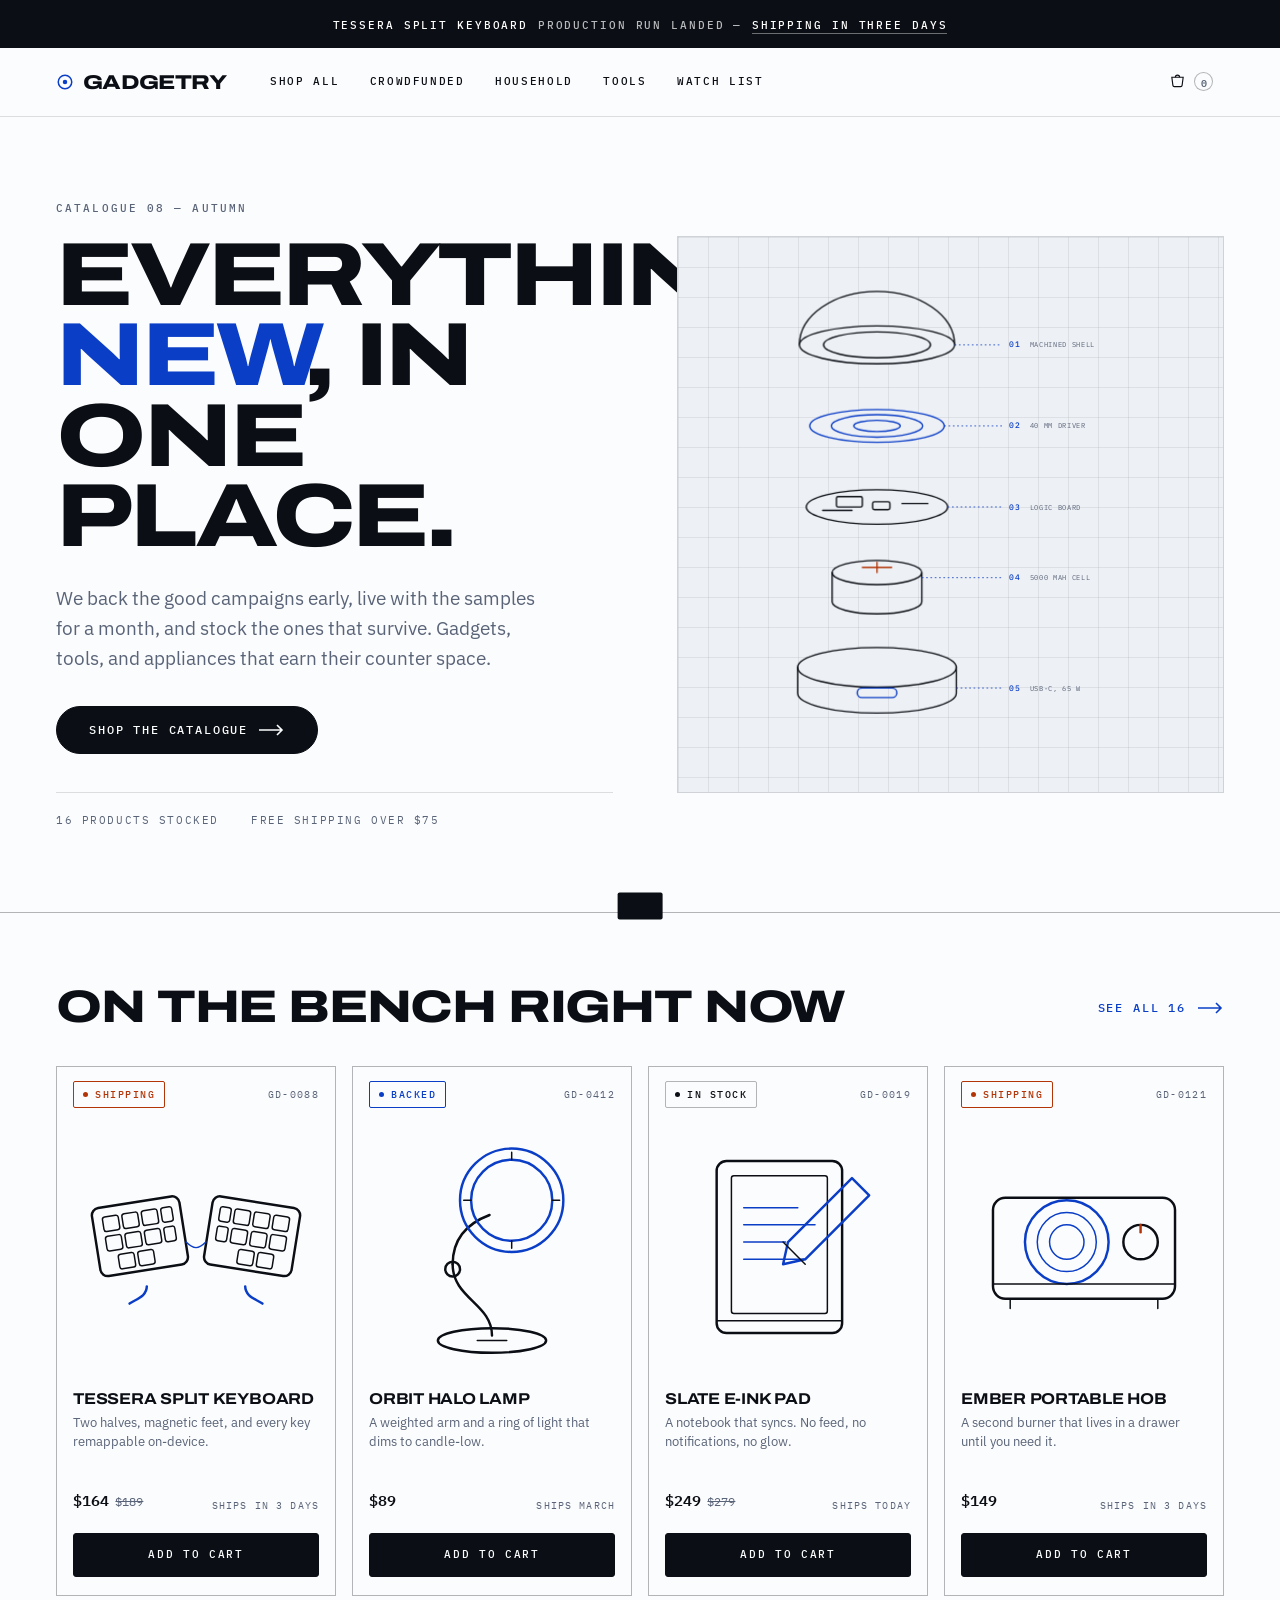
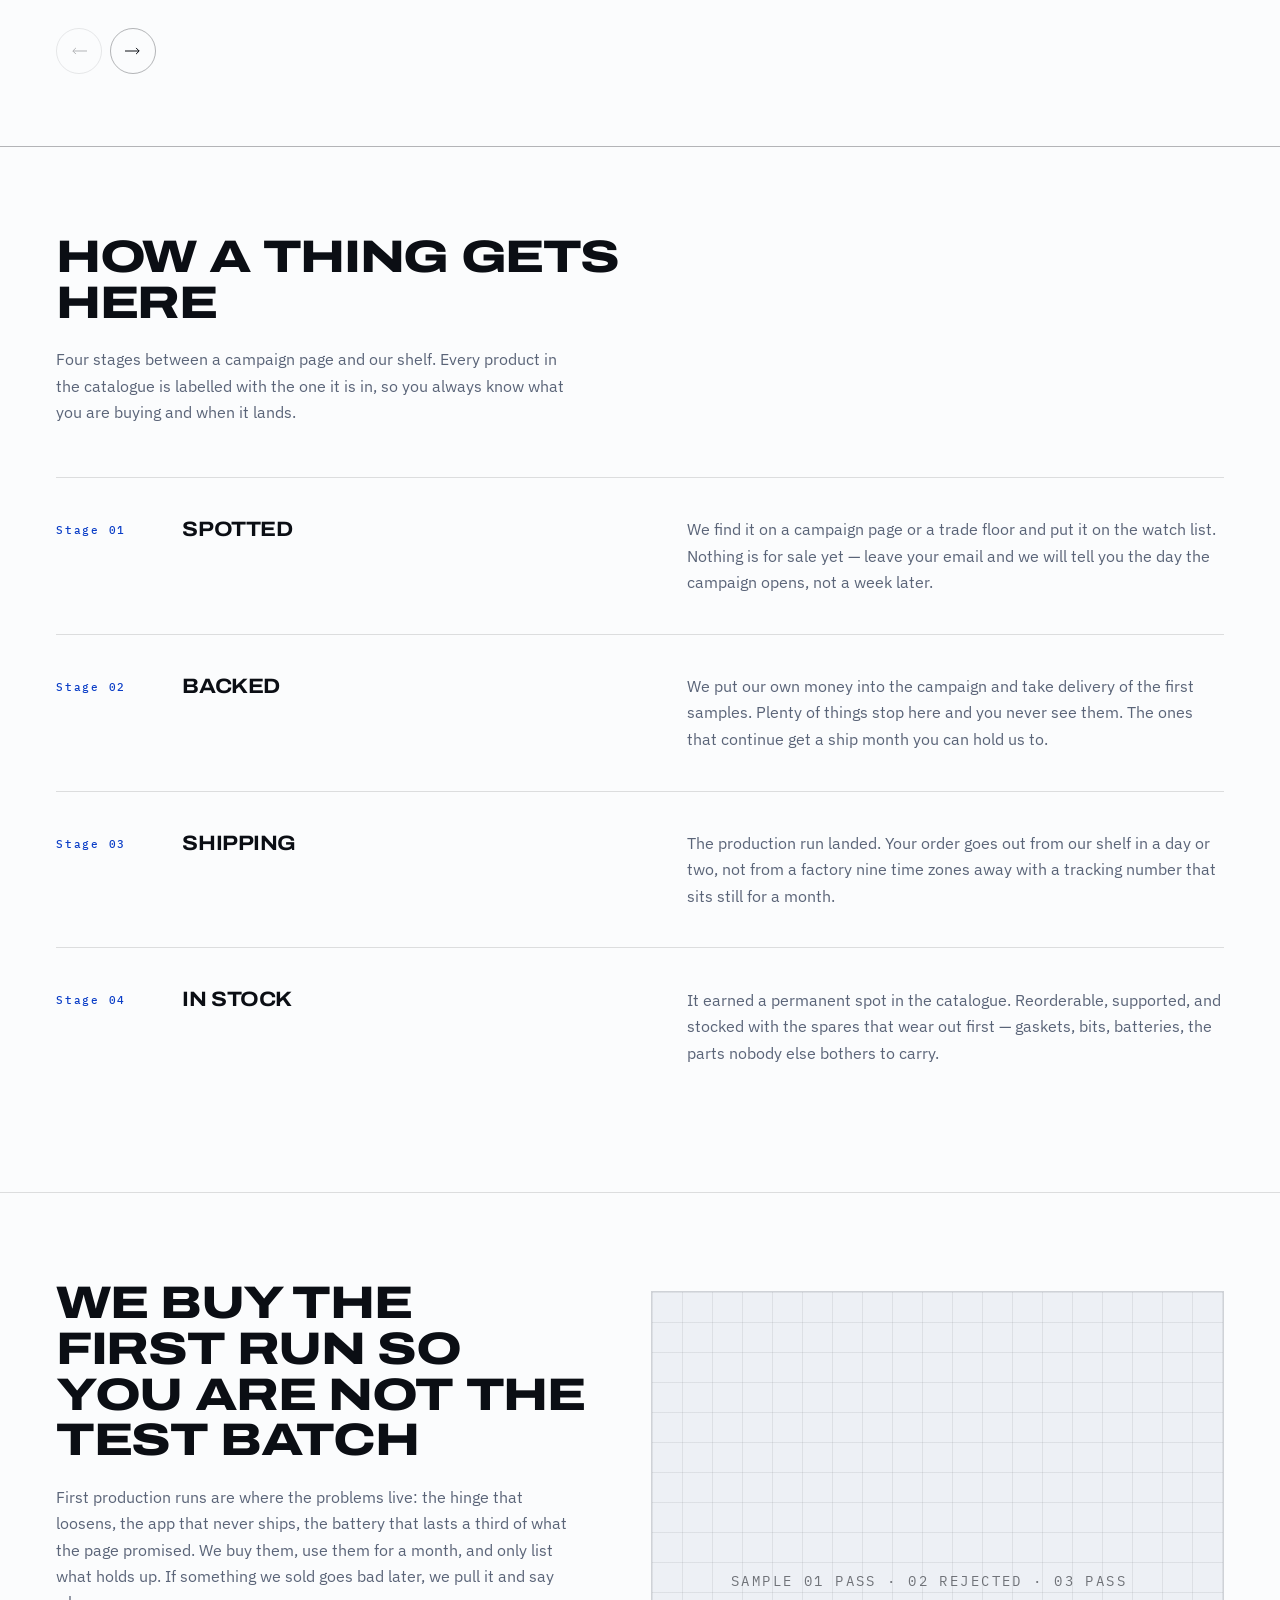
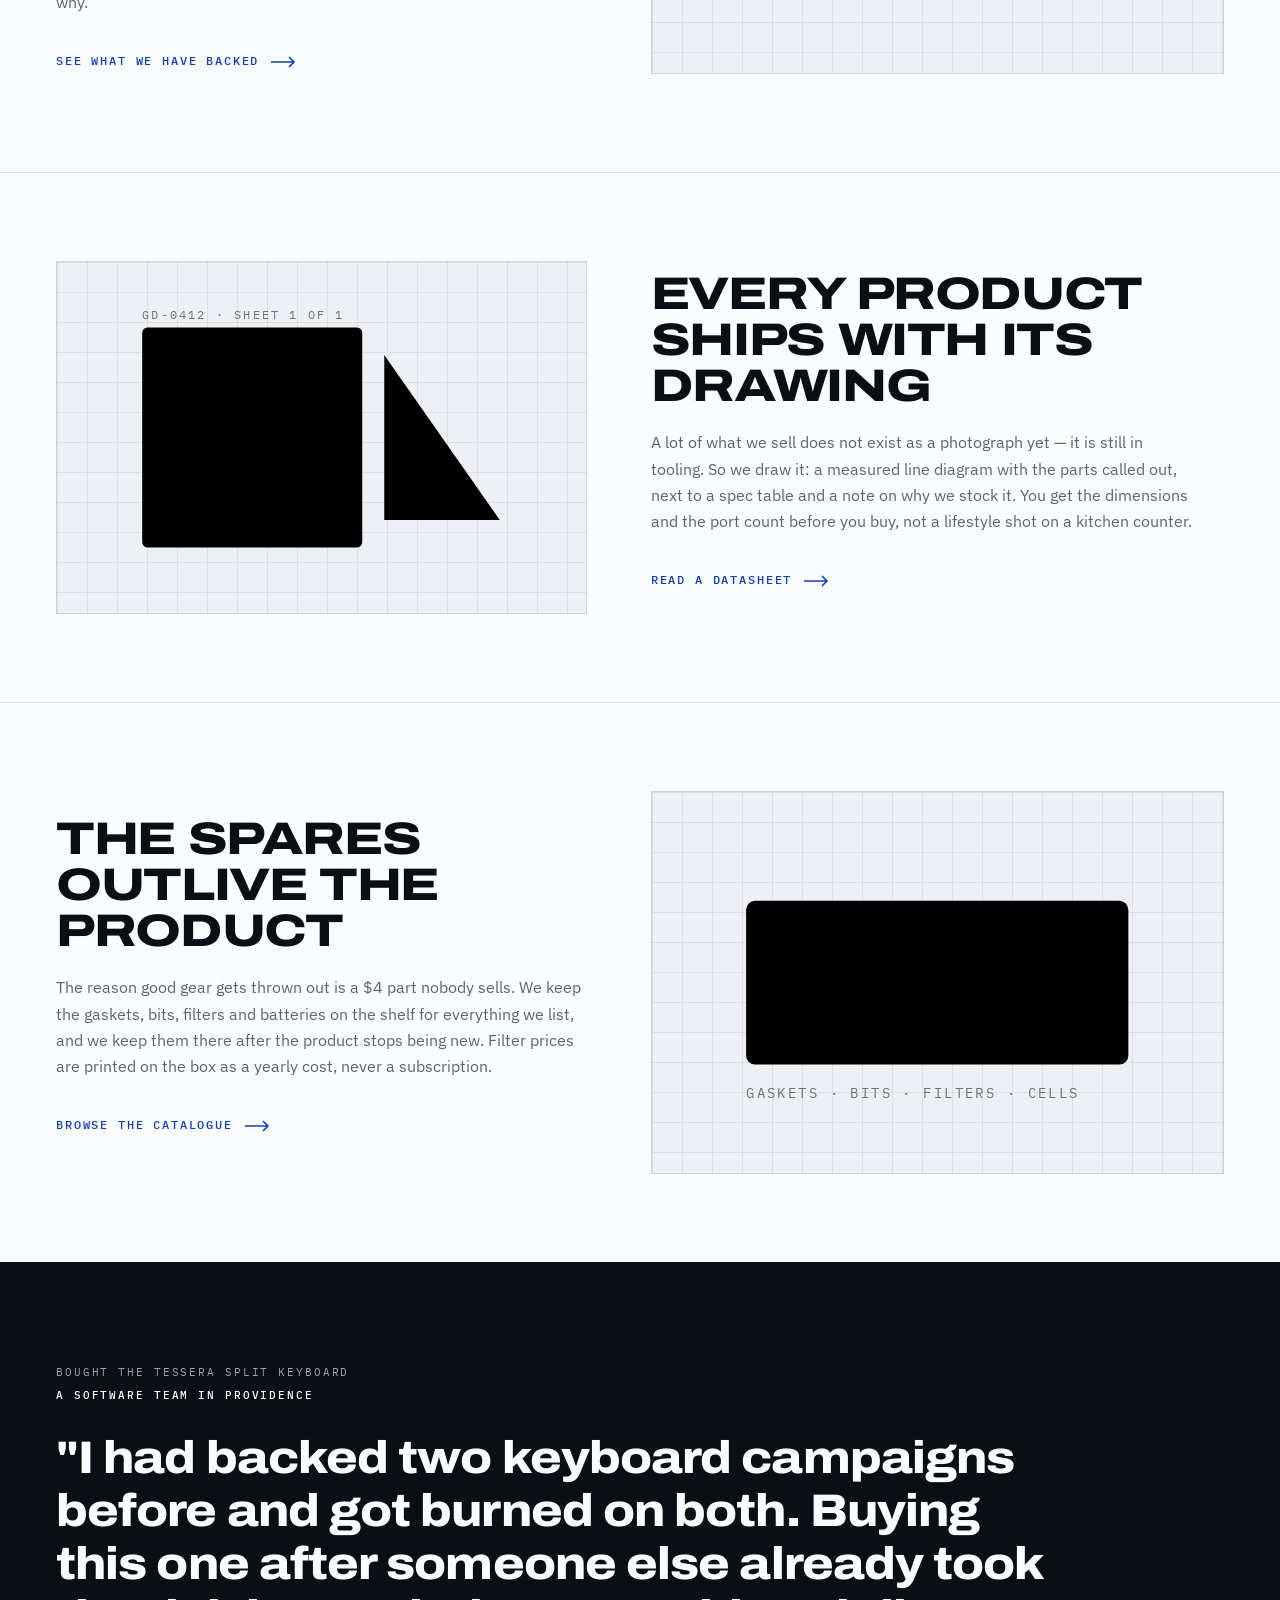
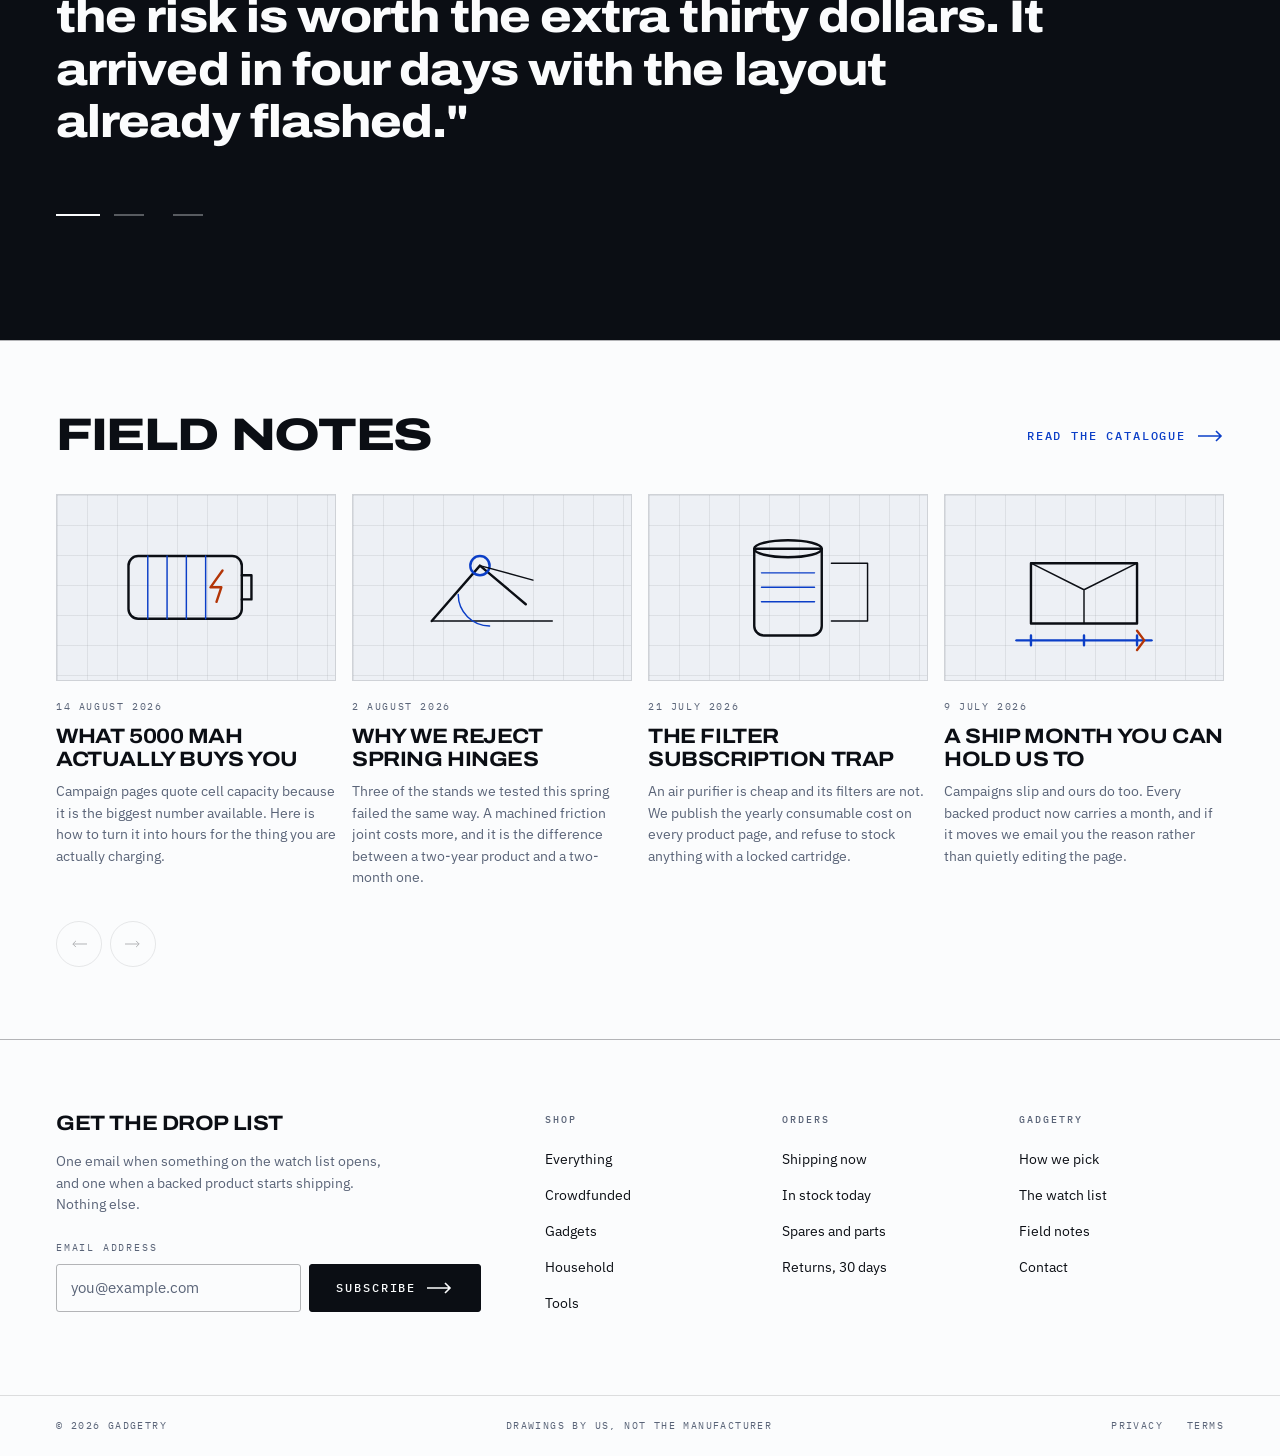
<file: index.html>
<!DOCTYPE html>
<html lang="en">
<head>
<meta charset="utf-8">
<meta name="viewport" content="width=device-width, initial-scale=1">
<title>Gadgetry — Everything new, in one place</title>
<meta name="description" content="Gadgetry stocks crowdfunded gear, new gadgets, household appliances and tools. We back the campaigns early, live with the samples, and sell the ones that survive.">
<meta name="theme-color" content="#0b0e14">
<link rel="canonical" href="https://jhughes281.github.io/gadgetry/">
<meta property="og:title" content="Gadgetry — Everything new, in one place">
<meta property="og:description" content="Crowdfunded gear, new gadgets, household appliances and tools — backed early, tested, then stocked.">
<meta property="og:type" content="website">
<meta property="og:url" content="https://jhughes281.github.io/gadgetry/">
<meta property="og:image" content="https://jhughes281.github.io/gadgetry/assets/img/og.svg">
<meta name="twitter:card" content="summary_large_image">
<link rel="preconnect" href="https://fonts.googleapis.com">
<link rel="preconnect" href="https://fonts.gstatic.com" crossorigin>
<link href="https://fonts.googleapis.com/css2?family=Archivo:wdth,wght@62.5..125,100..900&family=IBM+Plex+Mono:wght@400;500;600&family=IBM+Plex+Sans:wght@400;500;600;700&display=swap" rel="stylesheet">
<link rel="stylesheet" href="assets/css/gadgetry.css">
<link rel="icon" href="data:image/svg+xml,%3Csvg xmlns='http://www.w3.org/2000/svg' viewBox='0 0 32 32'%3E%3Crect width='32' height='32' fill='%230b0e14'/%3E%3Ccircle cx='16' cy='16' r='9' fill='none' stroke='%230b3ec7' stroke-width='2.5'/%3E%3Ccircle cx='16' cy='16' r='3' fill='%23b33507'/%3E%3C/svg%3E">
<script type="application/ld+json">
{
  "@context": "https://schema.org",
  "@type": "Store",
  "name": "Gadgetry",
  "description": "Crowdfunded gear, new gadgets, household appliances and tools — backed early, tested, then stocked.",
  "url": "https://jhughes281.github.io/gadgetry/",
  "slogan": "Everything new, in one place."
}
</script>
</head>
<body>

<a class="o-skip-link" href="#main-content">Skip to main content</a>

<div class="c-announce">
  <p class="c-announce__text">
    <b>Tessera Split Keyboard</b> production run landed —
    <a href="shop.html?stage=shipping">shipping in three days</a>
  </p>
</div>

<header class="c-nav">
  <div class="c-nav__bar">
    <div class="c-nav__logo">
      <a href="index.html" aria-label="Gadgetry, go to homepage">
        <svg class="c-nav__mark" viewBox="0 0 24 24" aria-hidden="true"><circle cx="12" cy="12" r="9" fill="none" stroke="currentColor" stroke-width="2"/><circle cx="12" cy="12" r="3" fill="currentColor"/></svg>
        Gadgetry
      </a>
    </div>

    <nav class="c-nav__nav" id="main-nav" data-nav>
      <h2 class="u-visually-hidden">Main navigation</h2>
      <ul class="c-nav__list o-list">
        <li class="c-nav__item"><a href="shop.html">Shop all</a></li>
        <li class="c-nav__item"><a href="shop.html?cat=crowdfunded">Crowdfunded</a></li>
        <li class="c-nav__item"><a href="shop.html?cat=household">Household</a></li>
        <li class="c-nav__item"><a href="shop.html?cat=tools">Tools</a></li>
        <li class="c-nav__item"><a href="shop.html?stage=spotted">Watch list</a></li>
      </ul>
      <div class="c-nav__footer">
        <a class="o-btn o-btn--ghost o-btn--arrow" href="#newsletter">Get the drop list</a>
      </div>
    </nav>

    <div class="c-nav__controls">
      <button class="c-nav__btn c-nav__toggle" data-menu aria-expanded="false" aria-controls="main-nav" aria-label="Open navigation">
        <svg viewBox="0 0 24 24" fill="none" stroke="currentColor" stroke-width="1.8" aria-hidden="true"><path d="M3 7h18M3 12h18M3 17h18"/></svg>
      </button>
      <button class="c-nav__btn" data-open-cart aria-label="Open cart" aria-haspopup="dialog">
        <svg viewBox="0 0 24 24" fill="none" stroke="currentColor" stroke-width="1.6" aria-hidden="true"><path d="M4 6h16l-1.5 11.5a2 2 0 0 1-2 1.75H7.5a2 2 0 0 1-2-1.75z"/><path d="M9 6a3 3 0 0 1 6 0"/></svg>
        <span class="c-nav__counter" data-cart-count data-empty="true">0</span>
      </button>
    </div>
  </div>
</header>

<main id="main-content" tabindex="-1">

  <!-- ===================================================== HERO ========= -->
  <section class="c-hero l-wrapper">
    <div class="c-hero__content">
      <p class="o-eyebrow">Catalogue 08 — Autumn</p>
      <h1 class="c-hero__headline o-title--large">Everything <em>new</em>, in one place.</h1>
      <p class="c-hero__text o-text o-text--lead">We back the good campaigns early, live with the samples for a month, and stock the ones that survive. Gadgets, tools, and appliances that earn their counter space.</p>
      <a class="c-hero__cta o-btn o-btn--rounded o-btn--arrow" href="shop.html">Shop the catalogue</a>

      <div class="c-hero__meta">
        <span class="c-hero__meta-item">16 products stocked</span>
        <span class="c-hero__meta-item">Free shipping over $75</span>
      </div>
    </div>

    <!-- The exploded view is the thesis: we know these things part by part,
         because we take delivery before anyone else does. -->
    <div class="c-hero__image-wrap o-plate">
      <svg class="c-hero__image" viewBox="0 0 520 570" role="img" aria-label="Exploded technical drawing of a gadget: machined shell, 40 mm driver, logic board, 5000 mAh cell and USB-C base">
        <g class="exp-layer" style="--i:0;--from:70px">
          <path class="exp-part" d="M85 88a90 62 0 0 1 180 0"/>
          <ellipse class="exp-fill" cx="175" cy="88" rx="90" ry="22"/>
          <ellipse class="exp-part" cx="175" cy="88" rx="62" ry="15"/>
        </g>
        <g class="exp-layer" style="--i:1;--from:38px">
          <ellipse class="exp-fill exp-accent" cx="175" cy="182" rx="78" ry="19"/>
          <ellipse class="exp-part exp-accent" cx="175" cy="182" rx="53" ry="13"/>
          <ellipse class="exp-part exp-accent" cx="175" cy="182" rx="27" ry="6.5"/>
        </g>
        <g class="exp-layer" style="--i:2;--from:0px">
          <ellipse class="exp-fill" cx="175" cy="276" rx="82" ry="20"/>
          <rect class="exp-part" x="128" y="264" width="30" height="12" rx="2"/>
          <rect class="exp-part" x="170" y="270" width="20" height="9" rx="2"/>
          <path class="exp-part" d="M112 280h34M204 272h30"/>
        </g>
        <g class="exp-layer" style="--i:3;--from:-38px">
          <ellipse class="exp-fill" cx="175" cy="352" rx="52" ry="14"/>
          <path class="exp-part" d="M123 352v34a52 14 0 0 0 104 0v-34"/>
          <path class="exp-part exp-hot" d="M158 346h34M175 340v12"/>
        </g>
        <g class="exp-layer" style="--i:4;--from:-72px">
          <ellipse class="exp-fill" cx="175" cy="462" rx="92" ry="23"/>
          <path class="exp-part" d="M83 462v30a92 23 0 0 0 184 0v-30"/>
          <rect class="exp-part exp-accent" x="152" y="486" width="46" height="11" rx="5.5"/>
        </g>
        <g class="exp-callout" style="--i:0">
          <path class="exp-leader" d="M265 88h55"/>
          <text class="exp-num" x="328" y="91">01</text>
          <text class="exp-label" x="352" y="91">Machined shell</text>
        </g>
        <g class="exp-callout" style="--i:1">
          <path class="exp-leader" d="M253 182h67"/>
          <text class="exp-num" x="328" y="185">02</text>
          <text class="exp-label" x="352" y="185">40 mm driver</text>
        </g>
        <g class="exp-callout" style="--i:2">
          <path class="exp-leader" d="M257 276h63"/>
          <text class="exp-num" x="328" y="279">03</text>
          <text class="exp-label" x="352" y="279">Logic board</text>
        </g>
        <g class="exp-callout" style="--i:3">
          <path class="exp-leader" d="M227 358h93"/>
          <text class="exp-num" x="328" y="361">04</text>
          <text class="exp-label" x="352" y="361">5000 mAh cell</text>
        </g>
        <g class="exp-callout" style="--i:4">
          <path class="exp-leader" d="M267 486h53"/>
          <text class="exp-num" x="328" y="489">05</text>
          <text class="exp-label" x="352" y="489">USB-C, 65 W</text>
        </g>
      </svg>
    </div>
  </section>

  <!-- ============================================== PRODUCT SLIDER ====== -->
  <section class="l-slider l-wrapper" data-slider>
    <div class="l-slider__header">
      <h2 class="l-slider__title o-title--medium">On the bench right now</h2>
      <a class="l-slider__link o-link--arrow" href="shop.html">See all 16</a>
    </div>
    <ul class="l-slider__list o-list" data-slider-track data-grid="featured"></ul>
    <div class="l-slider__btns">
      <button class="l-slider__btn" data-slider-prev aria-label="Previous products">
        <svg viewBox="0 0 26 12" fill="none" stroke="currentColor" stroke-width="1.6" aria-hidden="true" style="transform:rotate(180deg)"><path d="M0 6h23M18 1l5 5-5 5"/></svg>
      </button>
      <button class="l-slider__btn" data-slider-next aria-label="Next products">
        <svg viewBox="0 0 26 12" fill="none" stroke="currentColor" stroke-width="1.6" aria-hidden="true"><path d="M0 6h23M18 1l5 5-5 5"/></svg>
      </button>
    </div>
  </section>

  <!-- ============================================== SPLITTED SECTION ==== -->
  <!-- Numbered because a product genuinely moves through these in order,
       and the stage chip on every card refers back to this list. -->
  <section class="c-splitted l-wrapper">
    <div class="c-splitted__header">
      <h2 class="c-splitted__title o-title--medium">How a thing gets here</h2>
      <p class="c-splitted__intro o-text">Four stages between a campaign page and our shelf. Every product in the catalogue is labelled with the one it is in, so you always know what you are buying and when it lands.</p>
    </div>

    <ol class="o-list">
      <li class="c-splitted__item">
        <span class="c-splitted__num">Stage 01</span>
        <h3 class="c-splitted__name o-title--small">Spotted</h3>
        <p class="c-splitted__text o-text">We find it on a campaign page or a trade floor and put it on the watch list. Nothing is for sale yet — leave your email and we will tell you the day the campaign opens, not a week later.</p>
      </li>
      <li class="c-splitted__item">
        <span class="c-splitted__num">Stage 02</span>
        <h3 class="c-splitted__name o-title--small">Backed</h3>
        <p class="c-splitted__text o-text">We put our own money into the campaign and take delivery of the first samples. Plenty of things stop here and you never see them. The ones that continue get a ship month you can hold us to.</p>
      </li>
      <li class="c-splitted__item">
        <span class="c-splitted__num">Stage 03</span>
        <h3 class="c-splitted__name o-title--small">Shipping</h3>
        <p class="c-splitted__text o-text">The production run landed. Your order goes out from our shelf in a day or two, not from a factory nine time zones away with a tracking number that sits still for a month.</p>
      </li>
      <li class="c-splitted__item">
        <span class="c-splitted__num">Stage 04</span>
        <h3 class="c-splitted__name o-title--small">In stock</h3>
        <p class="c-splitted__text o-text">It earned a permanent spot in the catalogue. Reorderable, supported, and stocked with the spares that wear out first — gaskets, bits, batteries, the parts nobody else bothers to carry.</p>
      </li>
    </ol>
  </section>

  <!-- ================================================ PROMO SECTIONS ==== -->
  <section class="c-promo l-wrapper">
    <div class="c-promo__content">
      <h2 class="c-promo__headline o-title--medium">We buy the first run so you are not the test batch</h2>
      <p class="o-text">First production runs are where the problems live: the hinge that loosens, the app that never ships, the battery that lasts a third of what the page promised. We buy them, use them for a month, and only list what holds up. If something we sold goes bad later, we pull it and say why.</p>
      <a class="c-promo__link o-link--arrow" href="shop.html?stage=backed">See what we have backed</a>
    </div>
    <div class="c-promo__img-wrap o-plate">
      <svg class="c-promo__img" viewBox="0 0 300 200" role="img" aria-label="Drawing of three sample units on a bench, one marked with a rejection cross">
        <g class="ln" fill="none">
          <rect x="26" y="86" width="66" height="58" rx="6"/>
          <rect x="117" y="72" width="66" height="72" rx="6"/>
          <rect x="208" y="96" width="66" height="48" rx="6"/>
          <path d="M14 144h272"/>
        </g>
        <g class="ln ln-thin">
          <path d="M40 104h38M40 118h24"/>
          <path d="M131 90h38M131 104h38M131 118h20"/>
          <path d="M222 112h38M222 126h24"/>
        </g>
        <path class="ln ln-hot" d="M126 62l48 48M174 62l-48 48"/>
        <g class="ln ln-blue ln-thin"><path d="M59 60v18M59 60l-6 8M59 60l6 8"/></g>
        <g class="ln ln-blue ln-thin"><path d="M241 60v28M241 60l-6 8M241 60l6 8"/></g>
        <text x="14" y="168" font-family="IBM Plex Mono, monospace" font-size="9" letter-spacing="1.6" fill="currentColor" opacity="0.55">SAMPLE 01 PASS &#183; 02 REJECTED &#183; 03 PASS</text>
      </svg>
    </div>
  </section>

  <section class="c-promo c-promo--reverse l-wrapper">
    <div class="c-promo__content">
      <h2 class="c-promo__headline o-title--medium">Every product ships with its drawing</h2>
      <p class="o-text">A lot of what we sell does not exist as a photograph yet — it is still in tooling. So we draw it: a measured line diagram with the parts called out, next to a spec table and a note on why we stock it. You get the dimensions and the port count before you buy, not a lifestyle shot on a kitchen counter.</p>
      <a class="c-promo__link o-link--arrow" href="product.html?id=orbit-halo-lamp">Read a datasheet</a>
    </div>
    <div class="c-promo__img-wrap o-plate">
      <svg class="c-promo__img" viewBox="0 0 300 200" role="img" aria-label="Drawing of a datasheet page with a dimensioned product diagram and a spec table">
        <rect class="ln" x="20" y="20" width="160" height="160" rx="4"/>
        <circle class="ln ln-blue" cx="86" cy="76" r="30"/>
        <circle class="ln ln-blue ln-thin" cx="86" cy="76" r="18"/>
        <g class="ln ln-thin ln-blue">
          <path d="M56 118h60M56 114v8M116 114v8"/>
          <path d="M136 46v60M132 46h8M132 106h8"/>
        </g>
        <g class="ln ln-thin"><path d="M36 138h128M36 152h96M36 166h116"/></g>
        <g class="ln ln-thin ln-blue"><path d="M116 62h58M174 62l-6-4M174 62l-6 4"/></g>
        <g class="ln"><path d="M196 40h84M196 40v120h84"/></g>
        <g class="ln ln-thin"><path d="M204 62h68M204 82h68M204 102h68M204 122h44"/></g>
        <text x="20" y="14" font-family="IBM Plex Mono, monospace" font-size="8.5" letter-spacing="1.6" fill="currentColor" opacity="0.55">GD-0412 &#183; SHEET 1 OF 1</text>
      </svg>
    </div>
  </section>

  <section class="c-promo l-wrapper">
    <div class="c-promo__content">
      <h2 class="c-promo__headline o-title--medium">The spares outlive the product</h2>
      <p class="o-text">The reason good gear gets thrown out is a $4 part nobody sells. We keep the gaskets, bits, filters and batteries on the shelf for everything we list, and we keep them there after the product stops being new. Filter prices are printed on the box as a yearly cost, never a subscription.</p>
      <a class="c-promo__link o-link--arrow" href="shop.html">Browse the catalogue</a>
    </div>
    <div class="c-promo__img-wrap o-plate">
      <svg class="c-promo__img" viewBox="0 0 300 200" role="img" aria-label="Drawing of a parts drawer holding gaskets, driver bits, a filter and a battery cell">
        <rect class="ln" x="24" y="46" width="252" height="108" rx="6"/>
        <g class="ln ln-thin"><path d="M87 46v108M150 46v108M213 46v108M24 100h252"/></g>
        <circle class="ln ln-blue" cx="55" cy="73" r="15"/><circle class="ln ln-blue ln-thin" cx="55" cy="73" r="8"/>
        <g class="ln ln-blue"><path d="M112 62h14v16l-7 8-7-8z"/></g>
        <g class="ln"><path d="M170 62h24v26h-24z"/><path d="M174 62v26M182 62v26M190 62v26"/></g>
        <g class="ln"><rect x="230" y="62" width="30" height="26" rx="3"/><path d="M238 58h14v4h-14z"/></g>
        <circle class="ln ln-thin" cx="55" cy="127" r="11"/>
        <g class="ln ln-thin"><path d="M108 118h24M108 127h24M108 136h16"/></g>
        <g class="ln ln-thin"><rect x="166" y="116" width="32" height="22" rx="2"/></g>
        <g class="ln ln-thin"><path d="M228 118h34M228 127h34M228 136h20"/></g>
        <text x="24" y="176" font-family="IBM Plex Mono, monospace" font-size="9" letter-spacing="1.6" fill="currentColor" opacity="0.55">GASKETS &#183; BITS &#183; FILTERS &#183; CELLS</text>
      </svg>
    </div>
  </section>

  <!-- =================================================== TESTIMONIALS ==== -->
  <!-- PLACEHOLDER COPY. These are written examples, not real customers.
       Replace with genuine, attributable quotes before this goes live. -->
  <section class="c-testimonials" data-testimonials>
    <div class="l-wrapper">
      <h2 class="u-visually-hidden">What buyers said</h2>

      <div class="c-testimonials__slide" data-active="true">
        <p class="c-testimonials__header">Bought the Tessera Split Keyboard
          <strong class="c-testimonials__client">A software team in Providence</strong>
        </p>
        <blockquote class="c-testimonials__quote o-title--medium">"I had backed two keyboard campaigns before and got burned on both. Buying this one after someone else already took the risk is worth the extra thirty dollars. It arrived in four days with the layout already flashed."</blockquote>
      </div>

      <div class="c-testimonials__slide">
        <p class="c-testimonials__header">Bought the Quiet Hour Air Scrubber
          <strong class="c-testimonials__client">A ceramicist working from a home studio</strong>
        </p>
        <blockquote class="c-testimonials__quote o-title--medium">"The thing I actually needed to know was the yearly filter cost, and it was the second line on the page. Every other shop makes you find that out after you own the machine."</blockquote>
      </div>

      <div class="c-testimonials__slide">
        <p class="c-testimonials__header">Bought the Torq Ratcheting Driver
          <strong class="c-testimonials__client">A cabinet installer in Bristol</strong>
        </p>
        <blockquote class="c-testimonials__quote o-title--medium">"The drawing showed the swing arc in degrees. That is the only number that mattered to me and it was right there before I bought it. A photo would never have told me it fits inside a face frame."</blockquote>
      </div>

      <div class="c-testimonials__controls" role="tablist" aria-label="Choose a review">
        <button class="c-testimonials__dot" role="tab" aria-selected="true" aria-label="Review 1 of 3"></button>
        <button class="c-testimonials__dot" role="tab" aria-selected="false" aria-label="Review 2 of 3"></button>
        <button class="c-testimonials__dot" role="tab" aria-selected="false" aria-label="Review 3 of 3"></button>
      </div>
    </div>
  </section>

  <!-- ================================================ JOURNAL SLIDER ==== -->
  <section class="l-slider l-wrapper" data-slider>
    <div class="l-slider__header">
      <h2 class="l-slider__title o-title--medium">Field notes</h2>
      <a class="l-slider__link o-link--arrow" href="shop.html">Read the catalogue</a>
    </div>

    <ul class="l-slider__list o-list" data-slider-track>
      <li class="l-slider__slide">
        <article class="c-journal-card">
          <div class="c-journal-card__img-wrap o-plate">
            <svg class="c-journal-card__img plate-art" viewBox="0 0 180 120" role="img" aria-label="Drawing of a battery cell cut away to show its layers">
              <rect class="ln" x="34" y="34" width="94" height="52" rx="8"/>
              <path class="ln" d="M128 50h8v20h-8"/>
              <g class="ln ln-thin ln-blue"><path d="M50 34v52M66 34v52M82 34v52M98 34v52"/></g>
              <path class="ln ln-hot" d="M112 46l-10 14h9l-4 12"/>
            </svg>
          </div>
          <div class="c-journal-card__content">
            <p class="c-journal-card__date">14 August 2026</p>
            <h3 class="c-journal-card__title o-title--small"><a href="index.html#main-content">What 5000 mAh actually buys you</a></h3>
            <p class="c-journal-card__text">Campaign pages quote cell capacity because it is the biggest number available. Here is how to turn it into hours for the thing you are actually charging.</p>
          </div>
        </article>
      </li>

      <li class="l-slider__slide">
        <article class="c-journal-card">
          <div class="c-journal-card__img-wrap o-plate">
            <svg class="c-journal-card__img plate-art" viewBox="0 0 180 120" role="img" aria-label="Drawing of a hinge joint shown in two positions">
              <path class="ln" d="M40 88l40-46M80 42l38 32"/>
              <circle class="ln ln-blue" cx="80" cy="42" r="8"/>
              <path class="ln ln-thin" d="M40 88h100"/>
              <path class="ln ln-thin ln-blue" d="M62 66a26 26 0 0 0 26 26"/>
              <path class="ln ln-thin" d="M80 42l44 12"/>
            </svg>
          </div>
          <div class="c-journal-card__content">
            <p class="c-journal-card__date">2 August 2026</p>
            <h3 class="c-journal-card__title o-title--small"><a href="index.html#main-content">Why we reject spring hinges</a></h3>
            <p class="c-journal-card__text">Three of the stands we tested this spring failed the same way. A machined friction joint costs more, and it is the difference between a two-year product and a two-month one.</p>
          </div>
        </article>
      </li>

      <li class="l-slider__slide">
        <article class="c-journal-card">
          <div class="c-journal-card__img-wrap o-plate">
            <svg class="c-journal-card__img plate-art" viewBox="0 0 180 120" role="img" aria-label="Drawing of a filter stack inside a cylindrical housing">
              <path class="ln" d="M62 28h56v64a8 8 0 0 1-8 8H70a8 8 0 0 1-8-8z"/>
              <ellipse class="ln" cx="90" cy="28" rx="28" ry="7"/>
              <g class="ln ln-thin ln-blue"><path d="M68 48h44M68 60h44M68 72h44"/></g>
              <path class="ln ln-thin" d="M126 40h30M126 88h30M156 40v48"/>
            </svg>
          </div>
          <div class="c-journal-card__content">
            <p class="c-journal-card__date">21 July 2026</p>
            <h3 class="c-journal-card__title o-title--small"><a href="index.html#main-content">The filter subscription trap</a></h3>
            <p class="c-journal-card__text">An air purifier is cheap and its filters are not. We publish the yearly consumable cost on every product page, and refuse to stock anything with a locked cartridge.</p>
          </div>
        </article>
      </li>

      <li class="l-slider__slide">
        <article class="c-journal-card">
          <div class="c-journal-card__img-wrap o-plate">
            <svg class="c-journal-card__img plate-art" viewBox="0 0 180 120" role="img" aria-label="Drawing of a shipping crate above a delivery timeline">
              <path class="ln" d="M46 40h88v50H46z"/>
              <path class="ln ln-thin" d="M46 40l44 22 44-22M90 62v28"/>
              <path class="ln ln-blue" d="M34 104h112"/>
              <g class="ln ln-blue"><path d="M46 100v8M90 100v8M134 100v8"/></g>
              <path class="ln ln-hot" d="M134 96l6 8-6 8"/>
            </svg>
          </div>
          <div class="c-journal-card__content">
            <p class="c-journal-card__date">9 July 2026</p>
            <h3 class="c-journal-card__title o-title--small"><a href="index.html#main-content">A ship month you can hold us to</a></h3>
            <p class="c-journal-card__text">Campaigns slip and ours do too. Every backed product now carries a month, and if it moves we email you the reason rather than quietly editing the page.</p>
          </div>
        </article>
      </li>
    </ul>

    <div class="l-slider__btns">
      <button class="l-slider__btn" data-slider-prev aria-label="Previous notes">
        <svg viewBox="0 0 26 12" fill="none" stroke="currentColor" stroke-width="1.6" aria-hidden="true" style="transform:rotate(180deg)"><path d="M0 6h23M18 1l5 5-5 5"/></svg>
      </button>
      <button class="l-slider__btn" data-slider-next aria-label="Next notes">
        <svg viewBox="0 0 26 12" fill="none" stroke="currentColor" stroke-width="1.6" aria-hidden="true"><path d="M0 6h23M18 1l5 5-5 5"/></svg>
      </button>
    </div>
  </section>

</main>

<footer class="c-footer">
  <div class="c-footer__inner l-wrapper">
    <div class="c-newsletter" id="newsletter">
      <h2 class="c-newsletter__headline o-title--small">Get the drop list</h2>
      <p class="c-newsletter__text">One email when something on the watch list opens, and one when a backed product starts shipping. Nothing else.</p>

      <!-- Set data-endpoint to a form handler (Formspree, Buttondown, Mailchimp)
           to make this live. Until then it validates and reports honestly. -->
      <form class="c-newsletter__form" data-newsletter data-endpoint="" novalidate>
        <label class="c-newsletter__label" for="drop-email">Email address</label>
        <div class="c-newsletter__field">
          <input class="c-newsletter__input" type="email" id="drop-email" name="email" autocomplete="email" placeholder="you@example.com" required>
          <button class="o-btn o-btn--arrow" type="submit">Subscribe</button>
        </div>
        <div class="c-newsletter__pot" aria-hidden="true">
          <label for="drop-company">Company</label>
          <input type="text" id="drop-company" name="company" tabindex="-1" autocomplete="off">
        </div>
        <p class="c-newsletter__note" data-newsletter-note role="status" aria-live="polite"></p>
      </form>
    </div>

    <nav class="c-footer__nav">
      <h2 class="u-visually-hidden">Footer navigation</h2>
      <ul class="c-footer__nav-list o-list">
        <li>
          <h3 class="c-footer__heading">Shop</h3>
          <ul class="o-list">
            <li class="c-footer__child-item"><a href="shop.html">Everything</a></li>
            <li class="c-footer__child-item"><a href="shop.html?cat=crowdfunded">Crowdfunded</a></li>
            <li class="c-footer__child-item"><a href="shop.html?cat=gadgets">Gadgets</a></li>
            <li class="c-footer__child-item"><a href="shop.html?cat=household">Household</a></li>
            <li class="c-footer__child-item"><a href="shop.html?cat=tools">Tools</a></li>
          </ul>
        </li>
        <li>
          <h3 class="c-footer__heading">Orders</h3>
          <ul class="o-list">
            <li class="c-footer__child-item"><a href="shop.html?stage=shipping">Shipping now</a></li>
            <li class="c-footer__child-item"><a href="shop.html?stage=stock">In stock today</a></li>
            <li class="c-footer__child-item"><a href="shop.html">Spares and parts</a></li>
            <li class="c-footer__child-item"><a href="#newsletter">Returns, 30 days</a></li>
          </ul>
        </li>
        <li>
          <h3 class="c-footer__heading">Gadgetry</h3>
          <ul class="o-list">
            <li class="c-footer__child-item"><a href="index.html#main-content">How we pick</a></li>
            <li class="c-footer__child-item"><a href="shop.html?stage=spotted">The watch list</a></li>
            <li class="c-footer__child-item"><a href="index.html#main-content">Field notes</a></li>
            <li class="c-footer__child-item"><a href="#newsletter">Contact</a></li>
          </ul>
        </li>
      </ul>
    </nav>
  </div>

  <div class="c-footer__base l-wrapper">
    <p>&#169; 2026 Gadgetry</p>
    <p>Drawings by us, not the manufacturer</p>
    <nav aria-label="Legal">
      <ul class="c-footer__legal-list o-list">
        <li class="c-footer__legal-item"><a href="#newsletter">Privacy</a></li>
        <li class="c-footer__legal-item"><a href="#newsletter">Terms</a></li>
      </ul>
    </nav>
  </div>
</footer>

<script src="assets/js/catalog.js"></script>
<script src="assets/js/store.js"></script>
</body>
</html>
</file>
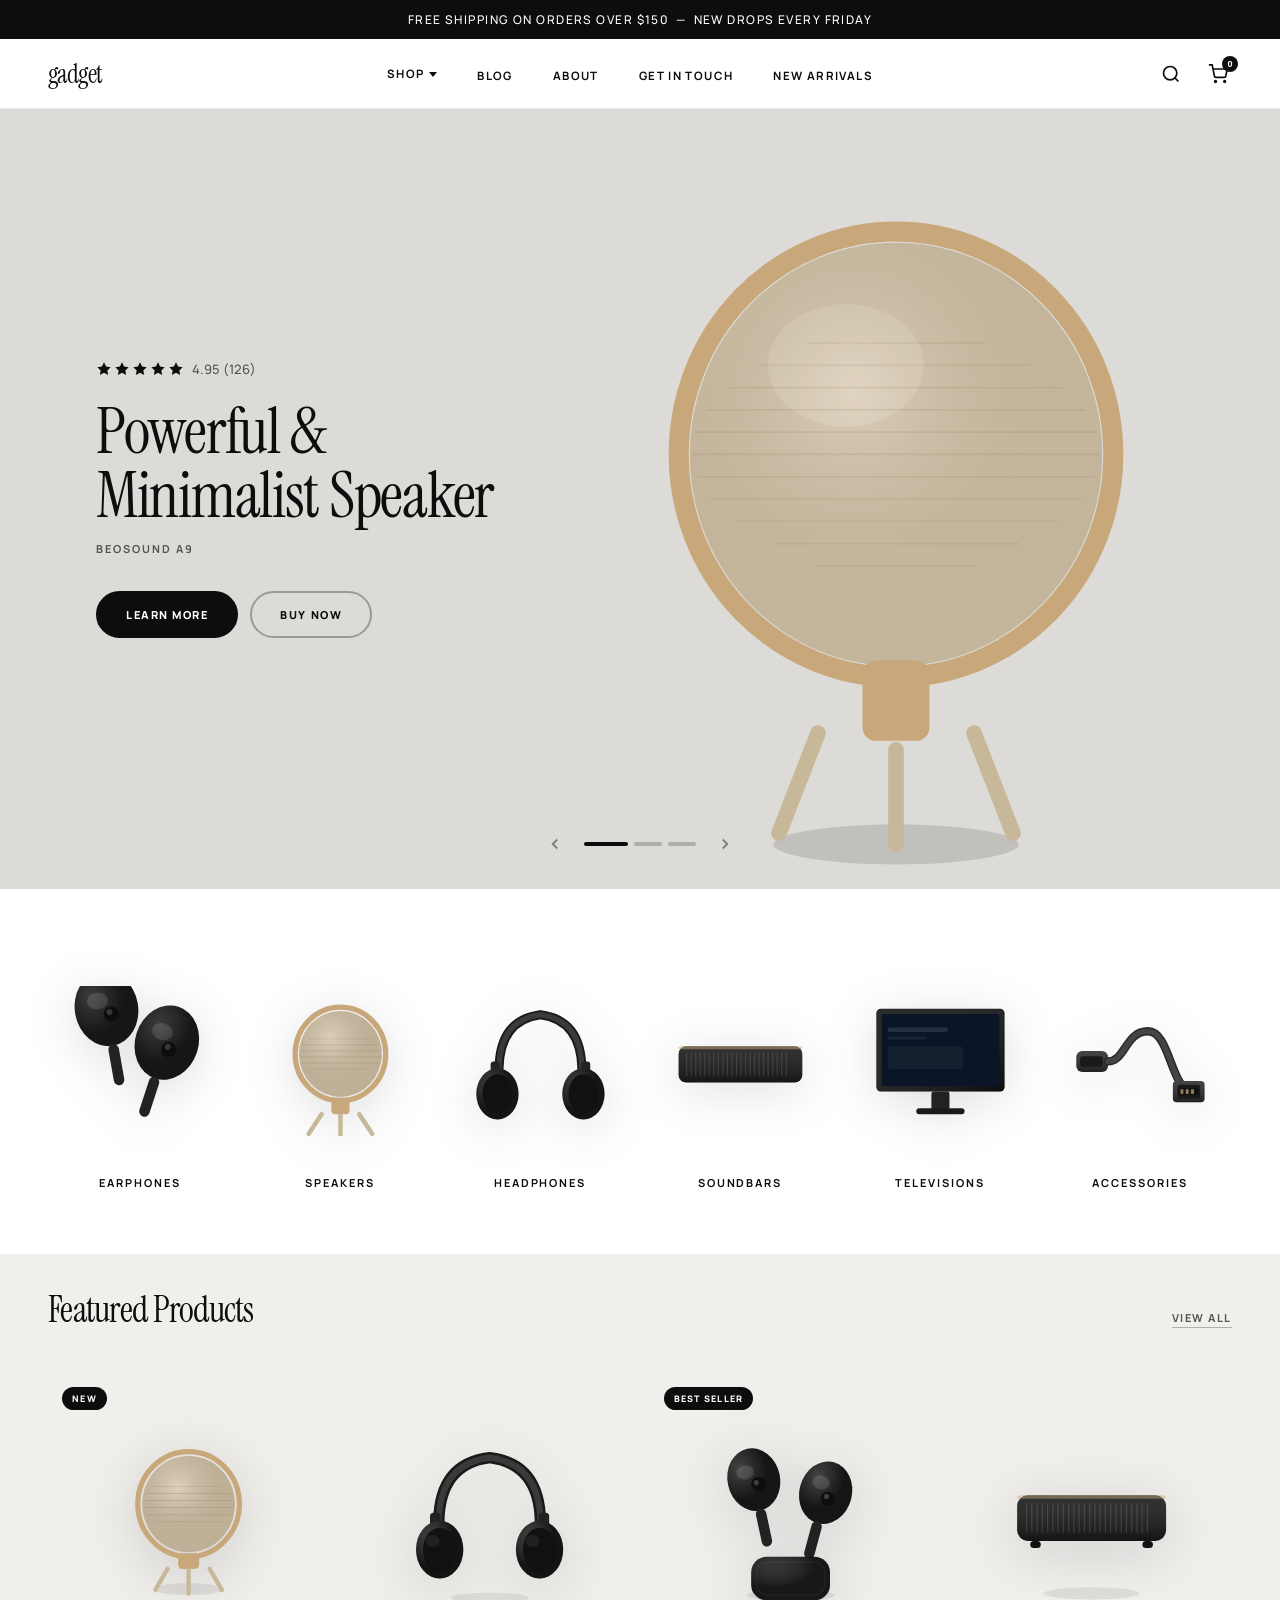
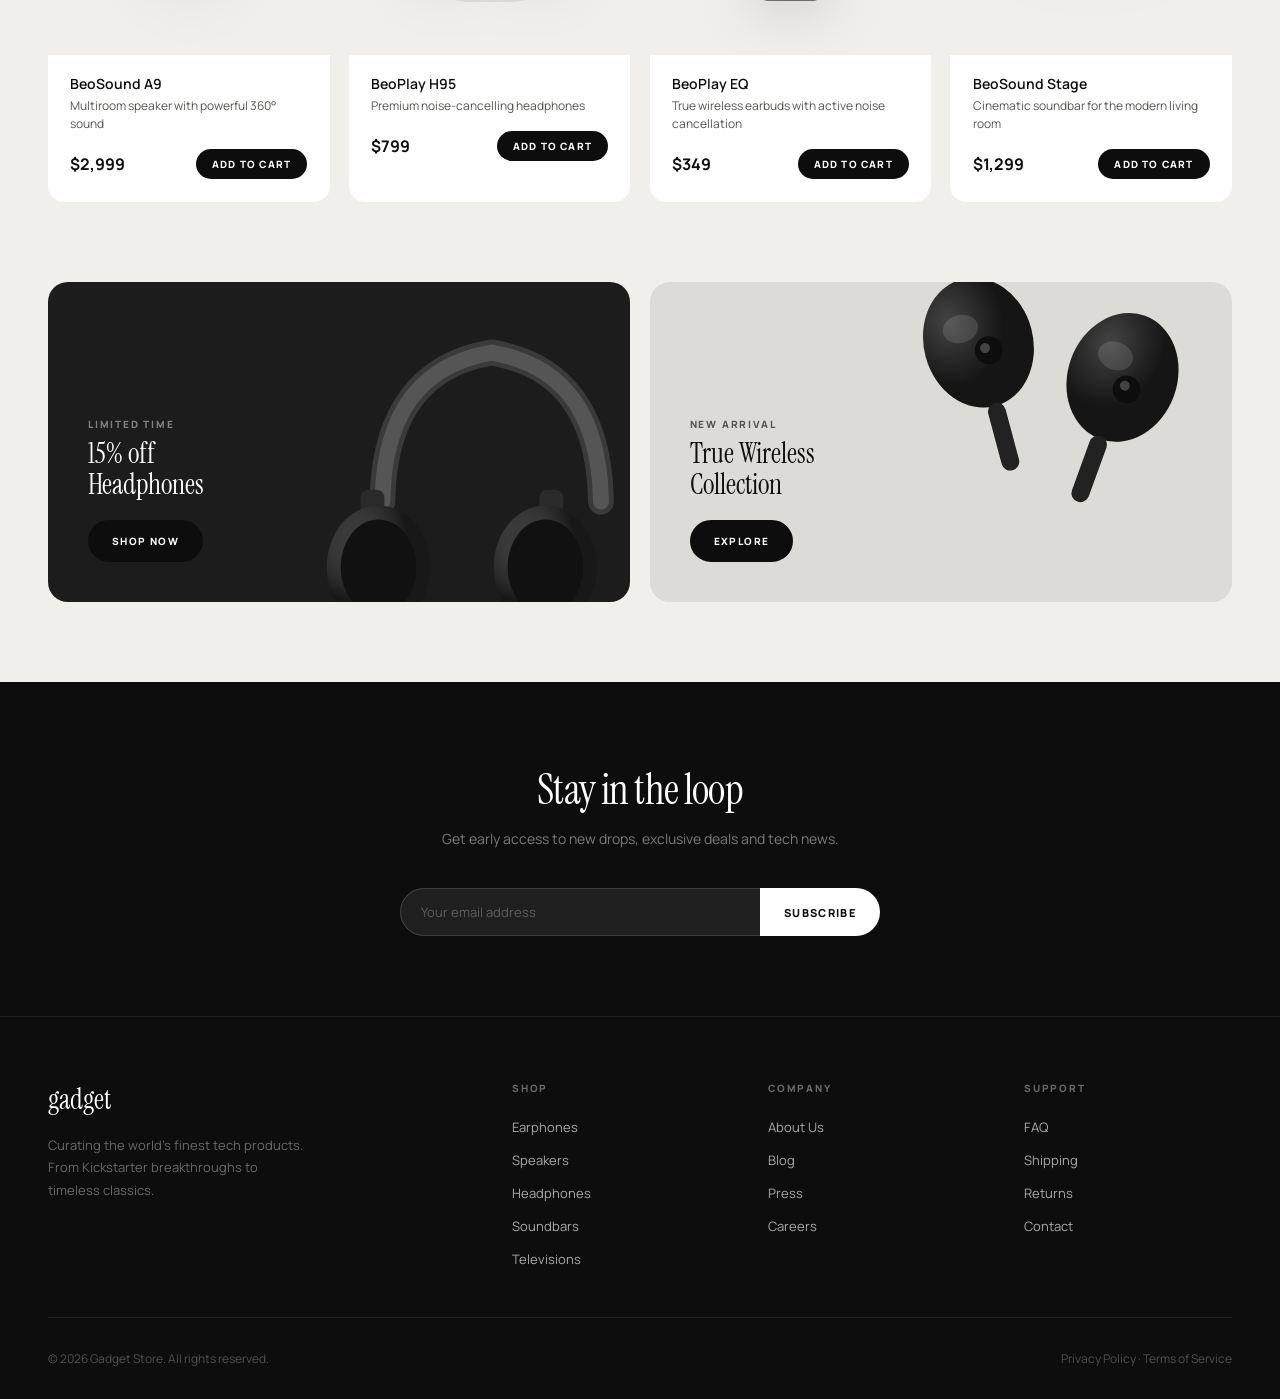
<file: gadget-store-v2.html>
<!DOCTYPE html>
<html lang="en">
<head>
<meta charset="UTF-8">
<meta name="viewport" content="width=device-width, initial-scale=1.0">
<title>gadget — Premium Tech Store</title>
<link rel="preconnect" href="https://fonts.googleapis.com">
<link href="https://fonts.googleapis.com/css2?family=Instrument+Serif:ital@0;1&family=Manrope:wght@300;400;500;600;700;800&display=swap" rel="stylesheet">
<style>
  *, *::before, *::after { box-sizing: border-box; margin: 0; padding: 0; }
  :root {
    --black: #0d0d0d;
    --white: #ffffff;
    --grey-mid: #b0b0aa;
    --grey-bg: #f0efec;
    --hero-bg: #dcdbd7;
    --text-dark: #0d0d0d;
    --text-mid: #555550;
  }
  html { scroll-behavior: smooth; }
  body { font-family: 'Manrope', sans-serif; background: var(--white); color: var(--text-dark); overflow-x: hidden; }

  /* ANNOUNCE */
  .announce { background: var(--black); color: var(--white); text-align: center; font-size: 12px; font-weight: 500; letter-spacing: 0.12em; padding: 11px 1rem; text-transform: uppercase; }

  /* NAV */
  nav { display: flex; align-items: center; justify-content: space-between; padding: 0 3rem; height: 70px; background: var(--white); border-bottom: 1px solid rgba(0,0,0,0.08); position: sticky; top: 0; z-index: 100; }
  .nav-logo { font-family: 'Instrument Serif', serif; font-size: 26px; font-weight: 400; color: var(--black); letter-spacing: -0.02em; text-decoration: none; }
  .nav-links { display: flex; align-items: center; gap: 2.5rem; list-style: none; }
  .nav-links a { font-size: 11.5px; font-weight: 700; letter-spacing: 0.12em; text-transform: uppercase; color: var(--black); text-decoration: none; transition: opacity 0.2s; }
  .nav-links a:hover { opacity: 0.5; }
  .shop-link { display: flex; align-items: center; gap: 5px; }
  .shop-link::after { content: ''; display: inline-block; width: 0; height: 0; border-left: 4px solid transparent; border-right: 4px solid transparent; border-top: 5px solid var(--black); margin-top: 1px; }
  .nav-icons { display: flex; align-items: center; gap: 1.2rem; }
  .nav-icons button { background: none; border: none; cursor: pointer; padding: 4px; color: var(--black); display: flex; align-items: center; }
  .cart-btn { position: relative; }
  .cart-count { position: absolute; top: -4px; right: -6px; background: var(--black); color: var(--white); font-size: 9px; font-weight: 700; width: 16px; height: 16px; border-radius: 50%; display: flex; align-items: center; justify-content: center; }

  /* HERO */
  .hero { position: relative; height: calc(100vh - 105px); min-height: 580px; max-height: 780px; overflow: hidden; }
  .slides { display: flex; height: 100%; transition: transform 0.7s cubic-bezier(0.77,0,0.175,1); }
  .slide { min-width: 100%; height: 100%; position: relative; display: flex; align-items: center; padding: 0 6rem; }
  .slide-1 { background: #dcdbd7; }
  .slide-2 { background: #1a1a1a; }
  .slide-3 { background: #e8e4de; }
  .slide-content { position: relative; z-index: 2; max-width: 480px; }
  .slide-img-wrap { position: absolute; right: 0; top: 0; height: 100%; width: 60%; display: flex; align-items: center; justify-content: flex-end; overflow: hidden; }
  .slide-img-wrap svg { width: 100%; height: 100%; }
  .slide-rating { display: flex; align-items: center; gap: 8px; margin-bottom: 1.4rem; }
  .stars { display: flex; gap: 2px; }
  .star { width: 16px; height: 16px; fill: var(--black); }
  .slide-2 .star { fill: #fff; }
  .rating-text { font-size: 13px; font-weight: 500; color: var(--text-mid); }
  .slide-2 .rating-text { color: rgba(255,255,255,0.55); }
  .slide-title { font-family: 'Instrument Serif', serif; font-size: clamp(40px,5vw,68px); font-weight: 400; line-height: 1.0; letter-spacing: -0.02em; margin-bottom: 0.8rem; color: var(--black); }
  .slide-2 .slide-title { color: #fff; }
  .slide-subtitle { font-size: 11px; font-weight: 700; letter-spacing: 0.18em; text-transform: uppercase; color: var(--text-mid); margin-bottom: 2.2rem; }
  .slide-2 .slide-subtitle { color: rgba(255,255,255,0.4); }
  .slide-buttons { display: flex; gap: 12px; flex-wrap: wrap; }
  .btn-dark { background: var(--black); color: #fff; border: 2px solid var(--black); padding: 14px 28px; border-radius: 50px; font-family: 'Manrope', sans-serif; font-size: 11px; font-weight: 800; letter-spacing: 0.14em; text-transform: uppercase; cursor: pointer; transition: all 0.2s; }
  .btn-dark:hover { background: transparent; color: var(--black); }
  .slide-2 .btn-dark { background: #fff; color: var(--black); border-color: #fff; }
  .slide-2 .btn-dark:hover { background: transparent; color: #fff; }
  .btn-outline { background: transparent; color: var(--black); border: 2px solid rgba(0,0,0,0.3); padding: 14px 28px; border-radius: 50px; font-family: 'Manrope', sans-serif; font-size: 11px; font-weight: 800; letter-spacing: 0.14em; text-transform: uppercase; cursor: pointer; transition: all 0.2s; }
  .btn-outline:hover { background: var(--black); color: #fff; border-color: var(--black); }
  .slide-2 .btn-outline { color: #fff; border-color: rgba(255,255,255,0.35); }
  .slide-2 .btn-outline:hover { background: #fff; color: var(--black); }
  .slide-controls { position: absolute; bottom: 2rem; left: 50%; transform: translateX(-50%); display: flex; align-items: center; gap: 1rem; z-index: 10; }
  .slide-arrow { background: none; border: none; cursor: pointer; color: var(--black); display: flex; align-items: center; padding: 4px; opacity: 0.45; transition: opacity 0.2s; }
  .slide-2-controls .slide-arrow { color: #fff; }
  .slide-arrow:hover { opacity: 1; }
  .dots { display: flex; gap: 6px; align-items: center; }
  .dot { height: 4px; border-radius: 4px; background: var(--black); cursor: pointer; transition: all 0.3s; width: 28px; opacity: 0.22; }
  .dot.active { opacity: 1; width: 44px; }

  /* CATEGORIES */
  .categories { padding: 5rem 3rem 4rem; background: var(--white); }
  .categories-grid { display: grid; grid-template-columns: repeat(6,1fr); gap: 1rem; }
  .cat-item { display: flex; flex-direction: column; align-items: center; gap: 1.4rem; cursor: pointer; }
  .cat-img-wrap { width: 100%; aspect-ratio: 1; display: flex; align-items: center; justify-content: center; transition: transform 0.3s ease; }
  .cat-item:hover .cat-img-wrap { transform: translateY(-6px); }
  .cat-img-wrap svg { width: 82%; height: 82%; filter: drop-shadow(0 8px 24px rgba(0,0,0,0.13)); }
  .cat-label { font-size: 11px; font-weight: 700; letter-spacing: 0.18em; text-transform: uppercase; color: var(--black); text-align: center; }

  /* FEATURED */
  .featured { padding: 2rem 3rem 5rem; background: var(--grey-bg); }
  .section-header { display: flex; align-items: baseline; justify-content: space-between; margin-bottom: 2.5rem; }
  .section-title { font-family: 'Instrument Serif', serif; font-size: 36px; font-weight: 400; letter-spacing: -0.02em; }
  .view-all { font-size: 11px; font-weight: 700; letter-spacing: 0.14em; text-transform: uppercase; color: var(--text-mid); cursor: pointer; text-decoration: none; border-bottom: 1px solid var(--grey-mid); padding-bottom: 2px; transition: color 0.2s; }
  .view-all:hover { color: var(--black); }
  .products-grid { display: grid; grid-template-columns: repeat(4,1fr); gap: 1.2rem; }
  .product-card { background: var(--white); border-radius: 16px; overflow: hidden; cursor: pointer; transition: transform 0.25s ease, box-shadow 0.25s ease; }
  .product-card:hover { transform: translateY(-4px); box-shadow: 0 20px 48px rgba(0,0,0,0.10); }
  .product-img-wrap { background: var(--grey-bg); aspect-ratio: 1; display: flex; align-items: center; justify-content: center; overflow: hidden; position: relative; padding: 1.5rem; }
  .product-img-wrap svg { width: 75%; height: 75%; transition: transform 0.4s ease; filter: drop-shadow(0 10px 28px rgba(0,0,0,0.14)); }
  .product-card:hover .product-img-wrap svg { transform: scale(1.06); }
  .product-badge { position: absolute; top: 14px; left: 14px; background: var(--black); color: #fff; font-size: 9px; font-weight: 800; letter-spacing: 0.14em; text-transform: uppercase; padding: 5px 10px; border-radius: 50px; }
  .product-info { padding: 1.2rem 1.4rem 1.4rem; }
  .product-name { font-size: 14px; font-weight: 600; color: var(--black); margin-bottom: 4px; }
  .product-desc { font-size: 12px; color: var(--text-mid); margin-bottom: 1rem; line-height: 1.5; }
  .product-bottom { display: flex; align-items: center; justify-content: space-between; }
  .product-price { font-size: 16px; font-weight: 700; color: var(--black); }
  .add-to-cart { background: var(--black); color: #fff; border: none; border-radius: 50px; padding: 8px 16px; font-family: 'Manrope', sans-serif; font-size: 10px; font-weight: 800; letter-spacing: 0.12em; text-transform: uppercase; cursor: pointer; transition: background 0.2s; }
  .add-to-cart:hover { background: #333; }

  /* PROMO */
  .promo-strip { display: grid; grid-template-columns: 1fr 1fr; gap: 1.2rem; padding: 0 3rem 5rem; background: var(--grey-bg); }
  .promo-card { border-radius: 20px; overflow: hidden; position: relative; height: 320px; display: flex; align-items: flex-end; padding: 2.5rem; cursor: pointer; }
  .promo-card-1 { background: #1c1c1c; }
  .promo-card-2 { background: #dcdbd7; }
  .promo-card svg.promo-img { position: absolute; right: 0; top: 0; height: 100%; width: 58%; }
  .promo-content { position: relative; z-index: 2; }
  .promo-tag { font-size: 10px; font-weight: 800; letter-spacing: 0.18em; text-transform: uppercase; margin-bottom: 8px; }
  .promo-card-1 .promo-tag { color: rgba(255,255,255,0.45); }
  .promo-card-2 .promo-tag { color: var(--text-mid); }
  .promo-title { font-family: 'Instrument Serif', serif; font-size: 28px; font-weight: 400; line-height: 1.1; margin-bottom: 1.2rem; }
  .promo-card-1 .promo-title { color: #fff; }
  .promo-card-2 .promo-title { color: var(--black); }

  /* NEWSLETTER */
  .newsletter { background: var(--black); color: #fff; padding: 5rem 3rem; text-align: center; }
  .newsletter h2 { font-family: 'Instrument Serif', serif; font-size: 42px; font-weight: 400; margin-bottom: 0.8rem; letter-spacing: -0.02em; }
  .newsletter p { font-size: 14px; color: rgba(255,255,255,0.45); margin-bottom: 2.5rem; }
  .newsletter-form { display: flex; max-width: 480px; margin: 0 auto; }
  .newsletter-form input { flex: 1; background: rgba(255,255,255,0.08); border: 1px solid rgba(255,255,255,0.15); border-right: none; color: #fff; font-family: 'Manrope', sans-serif; font-size: 13px; padding: 14px 20px; border-radius: 50px 0 0 50px; outline: none; }
  .newsletter-form input::placeholder { color: rgba(255,255,255,0.28); }
  .newsletter-form button { background: #fff; color: var(--black); border: none; padding: 14px 24px; border-radius: 0 50px 50px 0; font-family: 'Manrope', sans-serif; font-size: 11px; font-weight: 800; letter-spacing: 0.12em; text-transform: uppercase; cursor: pointer; white-space: nowrap; }
  .newsletter-form button:hover { background: #ddd; }

  /* FOOTER */
  footer { background: var(--black); color: #fff; padding: 4rem 3rem 2rem; border-top: 1px solid rgba(255,255,255,0.08); }
  .footer-grid { display: grid; grid-template-columns: 2fr 1fr 1fr 1fr; gap: 3rem; margin-bottom: 3rem; }
  .footer-logo { font-family: 'Instrument Serif', serif; font-size: 28px; margin-bottom: 1rem; }
  .footer-desc { font-size: 13px; color: rgba(255,255,255,0.38); line-height: 1.7; max-width: 260px; }
  .footer-col h4 { font-size: 10px; font-weight: 800; letter-spacing: 0.18em; text-transform: uppercase; color: rgba(255,255,255,0.38); margin-bottom: 1.2rem; }
  .footer-col ul { list-style: none; display: flex; flex-direction: column; gap: 0.7rem; }
  .footer-col ul a { font-size: 13px; color: rgba(255,255,255,0.65); text-decoration: none; transition: color 0.2s; }
  .footer-col ul a:hover { color: #fff; }
  .footer-bottom { display: flex; justify-content: space-between; align-items: center; padding-top: 2rem; border-top: 1px solid rgba(255,255,255,0.08); font-size: 12px; color: rgba(255,255,255,0.28); }
</style>
</head>
<body>

<div class="announce">Free shipping on orders over $150 &nbsp;—&nbsp; New drops every Friday</div>

<nav>
  <a class="nav-logo" href="#">gadget</a>
  <ul class="nav-links">
    <li><a href="#" class="shop-link">Shop</a></li>
    <li><a href="#">Blog</a></li>
    <li><a href="#">About</a></li>
    <li><a href="#">Get in Touch</a></li>
    <li><a href="#">New Arrivals</a></li>
  </ul>
  <div class="nav-icons">
    <button aria-label="Search">
      <svg width="20" height="20" fill="none" stroke="currentColor" stroke-width="2" viewBox="0 0 24 24"><circle cx="11" cy="11" r="8"/><path d="m21 21-4.35-4.35"/></svg>
    </button>
    <button class="cart-btn" aria-label="Cart">
      <svg width="20" height="20" fill="none" stroke="currentColor" stroke-width="2" viewBox="0 0 24 24"><circle cx="9" cy="21" r="1"/><circle cx="20" cy="21" r="1"/><path d="M1 1h4l2.68 13.39a2 2 0 0 0 2 1.61h9.72a2 2 0 0 0 2-1.61L23 6H6"/></svg>
      <span class="cart-count">0</span>
    </button>
  </div>
</nav>

<!-- HERO -->
<section class="hero">
  <div class="slides" id="slides">

    <!-- Slide 1: Floor Speaker -->
    <div class="slide slide-1">
      <div class="slide-content">
        <div class="slide-rating">
          <div class="stars">
            <svg class="star" viewBox="0 0 24 24"><path d="M12 2l3.09 6.26L22 9.27l-5 4.87 1.18 6.88L12 17.77l-6.18 3.25L7 14.14 2 9.27l6.91-1.01L12 2z"/></svg>
            <svg class="star" viewBox="0 0 24 24"><path d="M12 2l3.09 6.26L22 9.27l-5 4.87 1.18 6.88L12 17.77l-6.18 3.25L7 14.14 2 9.27l6.91-1.01L12 2z"/></svg>
            <svg class="star" viewBox="0 0 24 24"><path d="M12 2l3.09 6.26L22 9.27l-5 4.87 1.18 6.88L12 17.77l-6.18 3.25L7 14.14 2 9.27l6.91-1.01L12 2z"/></svg>
            <svg class="star" viewBox="0 0 24 24"><path d="M12 2l3.09 6.26L22 9.27l-5 4.87 1.18 6.88L12 17.77l-6.18 3.25L7 14.14 2 9.27l6.91-1.01L12 2z"/></svg>
            <svg class="star" viewBox="0 0 24 24"><path d="M12 2l3.09 6.26L22 9.27l-5 4.87 1.18 6.88L12 17.77l-6.18 3.25L7 14.14 2 9.27l6.91-1.01L12 2z"/></svg>
          </div>
          <span class="rating-text">4.95 (126)</span>
        </div>
        <h1 class="slide-title">Powerful &<br>Minimalist Speaker</h1>
        <p class="slide-subtitle">Beosound A9</p>
        <div class="slide-buttons">
          <button class="btn-dark">Learn More</button>
          <button class="btn-outline">Buy Now</button>
        </div>
      </div>
      <!-- SVG Floor Speaker Illustration -->
      <div class="slide-img-wrap">
        <svg viewBox="0 0 600 700" xmlns="http://www.w3.org/2000/svg" preserveAspectRatio="xMidYMid meet">
          <!-- Shadow -->
          <ellipse cx="300" cy="660" rx="110" ry="18" fill="rgba(0,0,0,0.12)"/>
          <!-- Legs -->
          <line x1="230" y1="560" x2="195" y2="650" stroke="#c8b89a" stroke-width="14" stroke-linecap="round"/>
          <line x1="300" y1="575" x2="300" y2="660" stroke="#c8b89a" stroke-width="14" stroke-linecap="round"/>
          <line x1="370" y1="560" x2="405" y2="650" stroke="#c8b89a" stroke-width="14" stroke-linecap="round"/>
          <!-- Speaker rim -->
          <ellipse cx="300" cy="310" rx="195" ry="200" fill="none" stroke="#c8a87a" stroke-width="18"/>
          <!-- Speaker body fabric -->
          <ellipse cx="300" cy="310" rx="185" ry="190" fill="#d4c4a8"/>
          <!-- Fabric texture lines -->
          <ellipse cx="300" cy="310" rx="185" ry="190" fill="url(#fabricGrad)"/>
          <!-- Subtle weave lines -->
          <line x1="120" y1="290" x2="480" y2="290" stroke="rgba(160,140,110,0.25)" stroke-width="1.5"/>
          <line x1="118" y1="310" x2="482" y2="310" stroke="rgba(160,140,110,0.25)" stroke-width="1.5"/>
          <line x1="122" y1="330" x2="478" y2="330" stroke="rgba(160,140,110,0.25)" stroke-width="1.5"/>
          <line x1="130" y1="270" x2="470" y2="270" stroke="rgba(160,140,110,0.25)" stroke-width="1.5"/>
          <line x1="133" y1="350" x2="467" y2="350" stroke="rgba(160,140,110,0.25)" stroke-width="1.5"/>
          <line x1="150" y1="250" x2="450" y2="250" stroke="rgba(160,140,110,0.25)" stroke-width="1.5"/>
          <line x1="155" y1="370" x2="445" y2="370" stroke="rgba(160,140,110,0.25)" stroke-width="1.5"/>
          <line x1="180" y1="230" x2="420" y2="230" stroke="rgba(160,140,110,0.25)" stroke-width="1.5"/>
          <line x1="190" y1="390" x2="410" y2="390" stroke="rgba(160,140,110,0.25)" stroke-width="1.5"/>
          <line x1="220" y1="210" x2="380" y2="210" stroke="rgba(160,140,110,0.25)" stroke-width="1.5"/>
          <line x1="230" y1="410" x2="370" y2="410" stroke="rgba(160,140,110,0.18)" stroke-width="1.5"/>
          <!-- Highlight -->
          <ellipse cx="255" cy="230" rx="70" ry="55" fill="rgba(255,255,255,0.12)"/>
          <!-- Neck connector -->
          <rect x="270" y="495" width="60" height="72" rx="12" fill="#c8a87a"/>
          <defs>
            <radialGradient id="fabricGrad" cx="40%" cy="35%">
              <stop offset="0%" stop-color="rgba(255,255,255,0.18)"/>
              <stop offset="100%" stop-color="rgba(0,0,0,0.08)"/>
            </radialGradient>
          </defs>
        </svg>
      </div>
    </div>

    <!-- Slide 2: Headphones -->
    <div class="slide slide-2">
      <div class="slide-content">
        <div class="slide-rating">
          <div class="stars">
            <svg class="star" viewBox="0 0 24 24"><path d="M12 2l3.09 6.26L22 9.27l-5 4.87 1.18 6.88L12 17.77l-6.18 3.25L7 14.14 2 9.27l6.91-1.01L12 2z"/></svg>
            <svg class="star" viewBox="0 0 24 24"><path d="M12 2l3.09 6.26L22 9.27l-5 4.87 1.18 6.88L12 17.77l-6.18 3.25L7 14.14 2 9.27l6.91-1.01L12 2z"/></svg>
            <svg class="star" viewBox="0 0 24 24"><path d="M12 2l3.09 6.26L22 9.27l-5 4.87 1.18 6.88L12 17.77l-6.18 3.25L7 14.14 2 9.27l6.91-1.01L12 2z"/></svg>
            <svg class="star" viewBox="0 0 24 24"><path d="M12 2l3.09 6.26L22 9.27l-5 4.87 1.18 6.88L12 17.77l-6.18 3.25L7 14.14 2 9.27l6.91-1.01L12 2z"/></svg>
            <svg class="star" viewBox="0 0 24 24"><path d="M12 2l3.09 6.26L22 9.27l-5 4.87 1.18 6.88L12 17.77l-6.18 3.25L7 14.14 2 9.27l6.91-1.01L12 2z"/></svg>
          </div>
          <span class="rating-text">4.8 (84)</span>
        </div>
        <h1 class="slide-title">Next-Gen Noise Cancelling</h1>
        <p class="slide-subtitle">BeoPlay H95</p>
        <div class="slide-buttons">
          <button class="btn-dark">Learn More</button>
          <button class="btn-outline">Buy Now</button>
        </div>
      </div>
      <div class="slide-img-wrap">
        <svg viewBox="0 0 600 700" xmlns="http://www.w3.org/2000/svg">
          <!-- Shadow -->
          <ellipse cx="300" cy="640" rx="130" ry="20" fill="rgba(255,255,255,0.07)"/>
          <!-- Headband arc -->
          <path d="M140 340 Q145 140 300 120 Q455 140 460 340" fill="none" stroke="#3a3a3a" stroke-width="32" stroke-linecap="round"/>
          <path d="M140 340 Q145 140 300 120 Q455 140 460 340" fill="none" stroke="#555" stroke-width="20" stroke-linecap="round"/>
          <!-- Headband highlight -->
          <path d="M155 320 Q160 155 300 138 Q440 155 445 320" fill="none" stroke="rgba(255,255,255,0.1)" stroke-width="6" stroke-linecap="round"/>
          <!-- Left ear cup stem -->
          <rect x="118" y="320" width="26" height="70" rx="8" fill="#2a2a2a"/>
          <!-- Right ear cup stem -->
          <rect x="456" y="320" width="26" height="70" rx="8" fill="#2a2a2a"/>
          <!-- Left ear cup -->
          <ellipse cx="138" cy="430" rx="68" ry="80" fill="#222"/>
          <ellipse cx="138" cy="430" rx="68" ry="80" fill="url(#hpGradL)"/>
          <ellipse cx="138" cy="430" rx="54" ry="66" fill="#1a1a1a"/>
          <ellipse cx="138" cy="430" rx="40" ry="50" fill="#111"/>
          <ellipse cx="125" cy="415" rx="16" ry="14" fill="rgba(255,255,255,0.06)"/>
          <!-- Right ear cup -->
          <ellipse cx="462" cy="430" rx="68" ry="80" fill="#222"/>
          <ellipse cx="462" cy="430" rx="68" ry="80" fill="url(#hpGradR)"/>
          <ellipse cx="462" cy="430" rx="54" ry="66" fill="#1a1a1a"/>
          <ellipse cx="462" cy="430" rx="40" ry="50" fill="#111"/>
          <ellipse cx="449" cy="415" rx="16" ry="14" fill="rgba(255,255,255,0.06)"/>
          <defs>
            <radialGradient id="hpGradL" cx="35%" cy="35%"><stop offset="0%" stop-color="rgba(255,255,255,0.12)"/><stop offset="100%" stop-color="rgba(0,0,0,0.3)"/></radialGradient>
            <radialGradient id="hpGradR" cx="35%" cy="35%"><stop offset="0%" stop-color="rgba(255,255,255,0.12)"/><stop offset="100%" stop-color="rgba(0,0,0,0.3)"/></radialGradient>
          </defs>
        </svg>
      </div>
    </div>

    <!-- Slide 3: Earbuds -->
    <div class="slide slide-3">
      <div class="slide-content">
        <div class="slide-rating">
          <div class="stars">
            <svg class="star" viewBox="0 0 24 24"><path d="M12 2l3.09 6.26L22 9.27l-5 4.87 1.18 6.88L12 17.77l-6.18 3.25L7 14.14 2 9.27l6.91-1.01L12 2z"/></svg>
            <svg class="star" viewBox="0 0 24 24"><path d="M12 2l3.09 6.26L22 9.27l-5 4.87 1.18 6.88L12 17.77l-6.18 3.25L7 14.14 2 9.27l6.91-1.01L12 2z"/></svg>
            <svg class="star" viewBox="0 0 24 24"><path d="M12 2l3.09 6.26L22 9.27l-5 4.87 1.18 6.88L12 17.77l-6.18 3.25L7 14.14 2 9.27l6.91-1.01L12 2z"/></svg>
            <svg class="star" viewBox="0 0 24 24"><path d="M12 2l3.09 6.26L22 9.27l-5 4.87 1.18 6.88L12 17.77l-6.18 3.25L7 14.14 2 9.27l6.91-1.01L12 2z"/></svg>
            <svg class="star" viewBox="0 0 24 24"><path d="M12 2l3.09 6.26L22 9.27l-5 4.87 1.18 6.88L12 17.77l-6.18 3.25L7 14.14 2 9.27l6.91-1.01L12 2z"/></svg>
          </div>
          <span class="rating-text">4.9 (211)</span>
        </div>
        <h1 class="slide-title">True Wireless Freedom</h1>
        <p class="slide-subtitle">BeoPlay EQ</p>
        <div class="slide-buttons">
          <button class="btn-dark">Learn More</button>
          <button class="btn-outline">Buy Now</button>
        </div>
      </div>
      <div class="slide-img-wrap">
        <svg viewBox="0 0 600 700" xmlns="http://www.w3.org/2000/svg">
          <!-- Left earbud -->
          <g transform="translate(155,200) rotate(-15)">
            <ellipse cx="0" cy="0" rx="62" ry="75" fill="#1a1a1a"/>
            <ellipse cx="0" cy="0" rx="62" ry="75" fill="url(#ebGrad1)"/>
            <ellipse cx="-15" cy="-18" rx="22" ry="18" fill="rgba(255,255,255,0.1)"/>
            <circle cx="8" cy="10" r="16" fill="#111"/>
            <circle cx="8" cy="10" r="10" fill="#0a0a0a"/>
            <circle cx="4" cy="6" r="4" fill="rgba(255,255,255,0.15)"/>
            <!-- Stem -->
            <rect x="-10" y="70" width="20" height="80" rx="10" fill="#222"/>
            <rect x="-8" y="72" width="6" height="76" rx="3" fill="rgba(255,255,255,0.08)"/>
          </g>
          <!-- Right earbud -->
          <g transform="translate(400,260) rotate(20)">
            <ellipse cx="0" cy="0" rx="62" ry="75" fill="#1a1a1a"/>
            <ellipse cx="0" cy="0" rx="62" ry="75" fill="url(#ebGrad2)"/>
            <ellipse cx="-15" cy="-18" rx="22" ry="18" fill="rgba(255,255,255,0.1)"/>
            <circle cx="8" cy="10" r="16" fill="#111"/>
            <circle cx="8" cy="10" r="10" fill="#0a0a0a"/>
            <circle cx="4" cy="6" r="4" fill="rgba(255,255,255,0.15)"/>
            <rect x="-10" y="70" width="20" height="80" rx="10" fill="#222"/>
            <rect x="-8" y="72" width="6" height="76" rx="3" fill="rgba(255,255,255,0.08)"/>
          </g>
          <!-- Case hint -->
          <rect x="185" y="500" width="230" height="130" rx="40" fill="#1e1e1e"/>
          <rect x="185" y="500" width="230" height="130" rx="40" fill="url(#caseGrad)"/>
          <rect x="193" y="508" width="214" height="114" rx="34" fill="none" stroke="rgba(255,255,255,0.07)" stroke-width="1.5"/>
          <ellipse cx="300" cy="565" rx="30" ry="8" fill="rgba(255,255,255,0.05)"/>
          <defs>
            <radialGradient id="ebGrad1" cx="30%" cy="30%"><stop offset="0%" stop-color="rgba(255,255,255,0.15)"/><stop offset="100%" stop-color="rgba(0,0,0,0.2)"/></radialGradient>
            <radialGradient id="ebGrad2" cx="30%" cy="30%"><stop offset="0%" stop-color="rgba(255,255,255,0.12)"/><stop offset="100%" stop-color="rgba(0,0,0,0.2)"/></radialGradient>
            <radialGradient id="caseGrad" cx="30%" cy="20%"><stop offset="0%" stop-color="rgba(255,255,255,0.1)"/><stop offset="100%" stop-color="rgba(0,0,0,0.2)"/></radialGradient>
          </defs>
        </svg>
      </div>
    </div>

  </div>

  <div class="slide-controls">
    <button class="slide-arrow" onclick="changeSlide(-1)" aria-label="Previous">
      <svg width="18" height="18" fill="none" stroke="currentColor" stroke-width="2.5" viewBox="0 0 24 24"><path d="M15 18l-6-6 6-6"/></svg>
    </button>
    <div class="dots" id="dots">
      <div class="dot active" onclick="goToSlide(0)"></div>
      <div class="dot" onclick="goToSlide(1)"></div>
      <div class="dot" onclick="goToSlide(2)"></div>
    </div>
    <button class="slide-arrow" onclick="changeSlide(1)" aria-label="Next">
      <svg width="18" height="18" fill="none" stroke="currentColor" stroke-width="2.5" viewBox="0 0 24 24"><path d="M9 18l6-6-6-6"/></svg>
    </button>
  </div>
</section>

<!-- CATEGORIES -->
<section class="categories">
  <div class="categories-grid">

    <!-- Earphones SVG -->
    <div class="cat-item">
      <div class="cat-img-wrap">
        <svg viewBox="0 0 200 200" xmlns="http://www.w3.org/2000/svg">
          <g transform="translate(55,30) rotate(-10)">
            <ellipse cx="0" cy="0" rx="42" ry="50" fill="#1a1a1a"/>
            <ellipse cx="0" cy="0" rx="42" ry="50" fill="url(#catEbG)"/>
            <ellipse cx="-10" cy="-12" rx="14" ry="11" fill="rgba(255,255,255,0.12)"/>
            <circle cx="5" cy="8" r="10" fill="#0d0d0d"/>
            <circle cx="3" cy="5" r="4" fill="rgba(255,255,255,0.18)"/>
            <rect x="-7" y="48" width="14" height="55" rx="7" fill="#222"/>
          </g>
          <g transform="translate(135,75) rotate(18)">
            <ellipse cx="0" cy="0" rx="42" ry="50" fill="#1a1a1a"/>
            <ellipse cx="0" cy="0" rx="42" ry="50" fill="url(#catEbG)"/>
            <ellipse cx="-10" cy="-12" rx="14" ry="11" fill="rgba(255,255,255,0.12)"/>
            <circle cx="5" cy="8" r="10" fill="#0d0d0d"/>
            <circle cx="3" cy="5" r="4" fill="rgba(255,255,255,0.18)"/>
            <rect x="-7" y="48" width="14" height="55" rx="7" fill="#222"/>
          </g>
          <defs><radialGradient id="catEbG" cx="30%" cy="30%"><stop offset="0%" stop-color="rgba(255,255,255,0.15)"/><stop offset="100%" stop-color="rgba(0,0,0,0.15)"/></radialGradient></defs>
        </svg>
      </div>
      <span class="cat-label">Earphones</span>
    </div>

    <!-- Speaker SVG -->
    <div class="cat-item">
      <div class="cat-img-wrap">
        <svg viewBox="0 0 200 200" xmlns="http://www.w3.org/2000/svg">
          <ellipse cx="100" cy="90" rx="60" ry="62" fill="none" stroke="#c8a87a" stroke-width="7"/>
          <ellipse cx="100" cy="90" rx="55" ry="57" fill="#d4c4a8"/>
          <ellipse cx="100" cy="90" rx="55" ry="57" fill="url(#catSpkG)"/>
          <line x1="47" y1="86" x2="153" y2="86" stroke="rgba(140,120,90,0.3)" stroke-width="1.2"/>
          <line x1="46" y1="94" x2="154" y2="94" stroke="rgba(140,120,90,0.3)" stroke-width="1.2"/>
          <line x1="49" y1="78" x2="151" y2="78" stroke="rgba(140,120,90,0.3)" stroke-width="1.2"/>
          <line x1="49" y1="102" x2="151" y2="102" stroke="rgba(140,120,90,0.3)" stroke-width="1.2"/>
          <line x1="57" y1="70" x2="143" y2="70" stroke="rgba(140,120,90,0.22)" stroke-width="1.2"/>
          <line x1="57" y1="110" x2="143" y2="110" stroke="rgba(140,120,90,0.22)" stroke-width="1.2"/>
          <rect x="88" y="148" width="24" height="22" rx="5" fill="#c8a87a"/>
          <line x1="75" y1="170" x2="58" y2="196" stroke="#c8b89a" stroke-width="6" stroke-linecap="round"/>
          <line x1="100" y1="172" x2="100" y2="200" stroke="#c8b89a" stroke-width="6" stroke-linecap="round"/>
          <line x1="125" y1="170" x2="142" y2="196" stroke="#c8b89a" stroke-width="6" stroke-linecap="round"/>
          <defs><radialGradient id="catSpkG" cx="38%" cy="32%"><stop offset="0%" stop-color="rgba(255,255,255,0.2)"/><stop offset="100%" stop-color="rgba(0,0,0,0.1)"/></radialGradient></defs>
        </svg>
      </div>
      <span class="cat-label">Speakers</span>
    </div>

    <!-- Headphones SVG -->
    <div class="cat-item">
      <div class="cat-img-wrap">
        <svg viewBox="0 0 200 200" xmlns="http://www.w3.org/2000/svg">
          <path d="M45 110 Q46 45 100 38 Q154 45 155 110" fill="none" stroke="#1a1a1a" stroke-width="12" stroke-linecap="round"/>
          <path d="M45 110 Q46 45 100 38 Q154 45 155 110" fill="none" stroke="#3a3a3a" stroke-width="7" stroke-linecap="round"/>
          <rect x="34" y="100" width="12" height="30" rx="4" fill="#222"/>
          <rect x="154" y="100" width="12" height="30" rx="4" fill="#222"/>
          <ellipse cx="43" cy="143" rx="28" ry="34" fill="#1a1a1a"/>
          <ellipse cx="43" cy="143" rx="28" ry="34" fill="url(#catHpL)"/>
          <ellipse cx="43" cy="143" rx="20" ry="26" fill="#111"/>
          <ellipse cx="157" cy="143" rx="28" ry="34" fill="#1a1a1a"/>
          <ellipse cx="157" cy="143" rx="28" ry="34" fill="url(#catHpR)"/>
          <ellipse cx="157" cy="143" rx="20" ry="26" fill="#111"/>
          <defs>
            <radialGradient id="catHpL" cx="30%" cy="30%"><stop offset="0%" stop-color="rgba(255,255,255,0.14)"/><stop offset="100%" stop-color="rgba(0,0,0,0.2)"/></radialGradient>
            <radialGradient id="catHpR" cx="30%" cy="30%"><stop offset="0%" stop-color="rgba(255,255,255,0.14)"/><stop offset="100%" stop-color="rgba(0,0,0,0.2)"/></radialGradient>
          </defs>
        </svg>
      </div>
      <span class="cat-label">Headphones</span>
    </div>

    <!-- Soundbar SVG -->
    <div class="cat-item">
      <div class="cat-img-wrap">
        <svg viewBox="0 0 200 200" xmlns="http://www.w3.org/2000/svg">
          <rect x="18" y="80" width="164" height="48" rx="10" fill="#1a1a1a"/>
          <rect x="18" y="80" width="164" height="48" rx="10" fill="url(#catSbG)"/>
          <!-- Grille lines -->
          <rect x="28" y="88" width="1.5" height="32" rx="1" fill="rgba(255,255,255,0.12)"/>
          <rect x="34" y="88" width="1.5" height="32" rx="1" fill="rgba(255,255,255,0.12)"/>
          <rect x="40" y="88" width="1.5" height="32" rx="1" fill="rgba(255,255,255,0.12)"/>
          <rect x="46" y="88" width="1.5" height="32" rx="1" fill="rgba(255,255,255,0.12)"/>
          <rect x="52" y="88" width="1.5" height="32" rx="1" fill="rgba(255,255,255,0.12)"/>
          <rect x="58" y="88" width="1.5" height="32" rx="1" fill="rgba(255,255,255,0.12)"/>
          <rect x="64" y="88" width="1.5" height="32" rx="1" fill="rgba(255,255,255,0.12)"/>
          <rect x="70" y="88" width="1.5" height="32" rx="1" fill="rgba(255,255,255,0.12)"/>
          <rect x="76" y="88" width="1.5" height="32" rx="1" fill="rgba(255,255,255,0.12)"/>
          <rect x="82" y="88" width="1.5" height="32" rx="1" fill="rgba(255,255,255,0.12)"/>
          <rect x="88" y="88" width="1.5" height="32" rx="1" fill="rgba(255,255,255,0.12)"/>
          <rect x="94" y="88" width="1.5" height="32" rx="1" fill="rgba(255,255,255,0.12)"/>
          <rect x="100" y="88" width="1.5" height="32" rx="1" fill="rgba(255,255,255,0.12)"/>
          <rect x="106" y="88" width="1.5" height="32" rx="1" fill="rgba(255,255,255,0.12)"/>
          <rect x="112" y="88" width="1.5" height="32" rx="1" fill="rgba(255,255,255,0.12)"/>
          <rect x="118" y="88" width="1.5" height="32" rx="1" fill="rgba(255,255,255,0.12)"/>
          <rect x="124" y="88" width="1.5" height="32" rx="1" fill="rgba(255,255,255,0.12)"/>
          <rect x="130" y="88" width="1.5" height="32" rx="1" fill="rgba(255,255,255,0.12)"/>
          <rect x="136" y="88" width="1.5" height="32" rx="1" fill="rgba(255,255,255,0.12)"/>
          <rect x="142" y="88" width="1.5" height="32" rx="1" fill="rgba(255,255,255,0.12)"/>
          <rect x="148" y="88" width="1.5" height="32" rx="1" fill="rgba(255,255,255,0.12)"/>
          <rect x="154" y="88" width="1.5" height="32" rx="1" fill="rgba(255,255,255,0.12)"/>
          <rect x="160" y="88" width="1.5" height="32" rx="1" fill="rgba(255,255,255,0.12)"/>
          <!-- Gold accent trim -->
          <rect x="18" y="80" width="164" height="4" rx="4" fill="#c8a87a" opacity="0.5"/>
          <defs><linearGradient id="catSbG" x1="0%" y1="0%" x2="0%" y2="100%"><stop offset="0%" stop-color="rgba(255,255,255,0.1)"/><stop offset="100%" stop-color="rgba(0,0,0,0.2)"/></linearGradient></defs>
        </svg>
      </div>
      <span class="cat-label">Soundbars</span>
    </div>

    <!-- TV SVG -->
    <div class="cat-item">
      <div class="cat-img-wrap">
        <svg viewBox="0 0 200 200" xmlns="http://www.w3.org/2000/svg">
          <rect x="15" y="30" width="170" height="110" rx="6" fill="#111"/>
          <rect x="15" y="30" width="170" height="110" rx="6" fill="url(#catTvG)"/>
          <rect x="22" y="37" width="156" height="96" rx="3" fill="#0a1628"/>
          <!-- Screen content lines -->
          <rect x="30" y="55" width="80" height="6" rx="3" fill="rgba(255,255,255,0.1)"/>
          <rect x="30" y="67" width="50" height="4" rx="2" fill="rgba(255,255,255,0.06)"/>
          <rect x="30" y="80" width="100" height="30" rx="4" fill="rgba(255,255,255,0.04)"/>
          <!-- Stand -->
          <rect x="88" y="140" width="24" height="24" rx="3" fill="#222"/>
          <rect x="68" y="162" width="64" height="8" rx="4" fill="#1a1a1a"/>
          <defs><linearGradient id="catTvG" x1="0%" y1="0%" x2="100%" y2="100%"><stop offset="0%" stop-color="rgba(255,255,255,0.1)"/><stop offset="100%" stop-color="rgba(0,0,0,0.3)"/></linearGradient></defs>
        </svg>
      </div>
      <span class="cat-label">Televisions</span>
    </div>

    <!-- Accessories / Cable SVG -->
    <div class="cat-item">
      <div class="cat-img-wrap">
        <svg viewBox="0 0 200 200" xmlns="http://www.w3.org/2000/svg">
          <!-- USB-C plug left -->
          <rect x="15" y="86" width="42" height="28" rx="8" fill="#2a2a2a"/>
          <rect x="15" y="86" width="42" height="28" rx="8" fill="url(#catAccG)"/>
          <rect x="20" y="93" width="30" height="14" rx="4" fill="#1a1a1a"/>
          <!-- Cable body braided -->
          <path d="M57 100 C80 100 80 60 110 60 C140 60 140 140 170 140" fill="none" stroke="#2a2a2a" stroke-width="11" stroke-linecap="round"/>
          <path d="M57 100 C80 100 80 60 110 60 C140 60 140 140 170 140" fill="none" stroke="#444" stroke-width="7" stroke-linecap="round" stroke-dasharray="4 3"/>
          <!-- USB-A plug right -->
          <rect x="143" y="126" width="42" height="28" rx="5" fill="#2a2a2a"/>
          <rect x="143" y="126" width="42" height="28" rx="5" fill="url(#catAccG)"/>
          <rect x="149" y="131" width="30" height="18" rx="3" fill="#1a1a1a"/>
          <rect x="151" y="136" width="26" height="8" rx="2" fill="#111"/>
          <!-- Gold contacts -->
          <rect x="153" y="137" width="4" height="6" rx="1" fill="#c8a87a" opacity="0.7"/>
          <rect x="160" y="137" width="4" height="6" rx="1" fill="#c8a87a" opacity="0.7"/>
          <rect x="167" y="137" width="4" height="6" rx="1" fill="#c8a87a" opacity="0.7"/>
          <defs><linearGradient id="catAccG" x1="0%" y1="0%" x2="0%" y2="100%"><stop offset="0%" stop-color="rgba(255,255,255,0.12)"/><stop offset="100%" stop-color="rgba(0,0,0,0.2)"/></linearGradient></defs>
        </svg>
      </div>
      <span class="cat-label">Accessories</span>
    </div>

  </div>
</section>

<!-- FEATURED PRODUCTS -->
<section class="featured">
  <div class="section-header">
    <h2 class="section-title">Featured Products</h2>
    <a href="#" class="view-all">View All</a>
  </div>
  <div class="products-grid">

    <!-- Product 1: Speaker -->
    <div class="product-card">
      <div class="product-img-wrap">
        <span class="product-badge">New</span>
        <svg viewBox="0 0 200 200" xmlns="http://www.w3.org/2000/svg">
          <ellipse cx="100" cy="185" rx="40" ry="7" fill="rgba(0,0,0,0.08)"/>
          <ellipse cx="100" cy="88" rx="58" ry="60" fill="none" stroke="#c8a87a" stroke-width="6"/>
          <ellipse cx="100" cy="88" rx="53" ry="55" fill="#d4c4a8"/>
          <ellipse cx="100" cy="88" rx="53" ry="55" fill="url(#fpSpkG)"/>
          <line x1="50" y1="84" x2="150" y2="84" stroke="rgba(140,120,90,0.28)" stroke-width="1.2"/>
          <line x1="49" y1="92" x2="151" y2="92" stroke="rgba(140,120,90,0.28)" stroke-width="1.2"/>
          <line x1="52" y1="76" x2="148" y2="76" stroke="rgba(140,120,90,0.28)" stroke-width="1.2"/>
          <line x1="52" y1="100" x2="148" y2="100" stroke="rgba(140,120,90,0.22)" stroke-width="1.2"/>
          <line x1="60" y1="68" x2="140" y2="68" stroke="rgba(140,120,90,0.18)" stroke-width="1.2"/>
          <line x1="60" y1="108" x2="140" y2="108" stroke="rgba(140,120,90,0.18)" stroke-width="1.2"/>
          <rect x="88" y="144" width="24" height="18" rx="5" fill="#c8a87a"/>
          <line x1="76" y1="162" x2="62" y2="186" stroke="#c8b89a" stroke-width="5" stroke-linecap="round"/>
          <line x1="100" y1="163" x2="100" y2="190" stroke="#c8b89a" stroke-width="5" stroke-linecap="round"/>
          <line x1="124" y1="162" x2="138" y2="186" stroke="#c8b89a" stroke-width="5" stroke-linecap="round"/>
          <defs><radialGradient id="fpSpkG" cx="38%" cy="32%"><stop offset="0%" stop-color="rgba(255,255,255,0.22)"/><stop offset="100%" stop-color="rgba(0,0,0,0.1)"/></radialGradient></defs>
        </svg>
      </div>
      <div class="product-info">
        <p class="product-name">BeoSound A9</p>
        <p class="product-desc">Multiroom speaker with powerful 360° sound</p>
        <div class="product-bottom">
          <span class="product-price">$2,999</span>
          <button class="add-to-cart">Add to Cart</button>
        </div>
      </div>
    </div>

    <!-- Product 2: Headphones -->
    <div class="product-card">
      <div class="product-img-wrap">
        <svg viewBox="0 0 200 200" xmlns="http://www.w3.org/2000/svg">
          <ellipse cx="100" cy="195" rx="45" ry="6" fill="rgba(0,0,0,0.08)"/>
          <path d="M42 108 Q43 42 100 35 Q157 42 158 108" fill="none" stroke="#1a1a1a" stroke-width="13" stroke-linecap="round"/>
          <path d="M42 108 Q43 42 100 35 Q157 42 158 108" fill="none" stroke="#3a3a3a" stroke-width="7" stroke-linecap="round"/>
          <rect x="32" y="98" width="12" height="28" rx="4" fill="#222"/>
          <rect x="156" y="98" width="12" height="28" rx="4" fill="#222"/>
          <ellipse cx="43" cy="140" rx="27" ry="33" fill="#1a1a1a"/>
          <ellipse cx="43" cy="140" rx="27" ry="33" fill="url(#fpHpL)"/>
          <ellipse cx="43" cy="140" rx="19" ry="25" fill="#111"/>
          <ellipse cx="35" cy="130" rx="8" ry="7" fill="rgba(255,255,255,0.07)"/>
          <ellipse cx="157" cy="140" rx="27" ry="33" fill="#1a1a1a"/>
          <ellipse cx="157" cy="140" rx="27" ry="33" fill="url(#fpHpR)"/>
          <ellipse cx="157" cy="140" rx="19" ry="25" fill="#111"/>
          <ellipse cx="149" cy="130" rx="8" ry="7" fill="rgba(255,255,255,0.07)"/>
          <defs>
            <radialGradient id="fpHpL" cx="30%" cy="28%"><stop offset="0%" stop-color="rgba(255,255,255,0.16)"/><stop offset="100%" stop-color="rgba(0,0,0,0.25)"/></radialGradient>
            <radialGradient id="fpHpR" cx="30%" cy="28%"><stop offset="0%" stop-color="rgba(255,255,255,0.16)"/><stop offset="100%" stop-color="rgba(0,0,0,0.25)"/></radialGradient>
          </defs>
        </svg>
      </div>
      <div class="product-info">
        <p class="product-name">BeoPlay H95</p>
        <p class="product-desc">Premium noise-cancelling headphones</p>
        <div class="product-bottom">
          <span class="product-price">$799</span>
          <button class="add-to-cart">Add to Cart</button>
        </div>
      </div>
    </div>

    <!-- Product 3: Earbuds -->
    <div class="product-card">
      <div class="product-img-wrap">
        <span class="product-badge">Best Seller</span>
        <svg viewBox="0 0 200 200" xmlns="http://www.w3.org/2000/svg">
          <ellipse cx="100" cy="192" rx="50" ry="7" fill="rgba(0,0,0,0.08)"/>
          <!-- Left bud -->
          <g transform="translate(58,60) rotate(-12)">
            <ellipse cx="0" cy="0" rx="30" ry="36" fill="#1a1a1a"/>
            <ellipse cx="0" cy="0" rx="30" ry="36" fill="url(#fpEbL)"/>
            <ellipse cx="-8" cy="-10" rx="10" ry="8" fill="rgba(255,255,255,0.12)"/>
            <circle cx="4" cy="6" r="8" fill="#0d0d0d"/>
            <circle cx="2" cy="4" r="3" fill="rgba(255,255,255,0.2)"/>
            <rect x="-6" y="34" width="12" height="44" rx="6" fill="#222"/>
          </g>
          <!-- Right bud -->
          <g transform="translate(140,75) rotate(15)">
            <ellipse cx="0" cy="0" rx="30" ry="36" fill="#1a1a1a"/>
            <ellipse cx="0" cy="0" rx="30" ry="36" fill="url(#fpEbR)"/>
            <ellipse cx="-8" cy="-10" rx="10" ry="8" fill="rgba(255,255,255,0.12)"/>
            <circle cx="4" cy="6" r="8" fill="#0d0d0d"/>
            <circle cx="2" cy="4" r="3" fill="rgba(255,255,255,0.2)"/>
            <rect x="-6" y="34" width="12" height="44" rx="6" fill="#222"/>
          </g>
          <!-- Case -->
          <rect x="55" y="148" width="90" height="50" rx="18" fill="#1e1e1e"/>
          <rect x="55" y="148" width="90" height="50" rx="18" fill="url(#fpCaseG)"/>
          <rect x="61" y="154" width="78" height="38" rx="13" fill="none" stroke="rgba(255,255,255,0.06)" stroke-width="1.2"/>
          <defs>
            <radialGradient id="fpEbL" cx="28%" cy="28%"><stop offset="0%" stop-color="rgba(255,255,255,0.18)"/><stop offset="100%" stop-color="rgba(0,0,0,0.18)"/></radialGradient>
            <radialGradient id="fpEbR" cx="28%" cy="28%"><stop offset="0%" stop-color="rgba(255,255,255,0.18)"/><stop offset="100%" stop-color="rgba(0,0,0,0.18)"/></radialGradient>
            <radialGradient id="fpCaseG" cx="30%" cy="20%"><stop offset="0%" stop-color="rgba(255,255,255,0.1)"/><stop offset="100%" stop-color="rgba(0,0,0,0.2)"/></radialGradient>
          </defs>
        </svg>
      </div>
      <div class="product-info">
        <p class="product-name">BeoPlay EQ</p>
        <p class="product-desc">True wireless earbuds with active noise cancellation</p>
        <div class="product-bottom">
          <span class="product-price">$349</span>
          <button class="add-to-cart">Add to Cart</button>
        </div>
      </div>
    </div>

    <!-- Product 4: Soundbar -->
    <div class="product-card">
      <div class="product-img-wrap">
        <svg viewBox="0 0 200 200" xmlns="http://www.w3.org/2000/svg">
          <ellipse cx="100" cy="190" rx="55" ry="7" fill="rgba(0,0,0,0.08)"/>
          <rect x="15" y="78" width="170" height="52" rx="12" fill="#1a1a1a"/>
          <rect x="15" y="78" width="170" height="52" rx="12" fill="url(#fpSbG)"/>
          <!-- Grille lines -->
          <rect x="25" y="87" width="1.5" height="34" rx="1" fill="rgba(255,255,255,0.12)"/>
          <rect x="31" y="87" width="1.5" height="34" rx="1" fill="rgba(255,255,255,0.12)"/>
          <rect x="37" y="87" width="1.5" height="34" rx="1" fill="rgba(255,255,255,0.12)"/>
          <rect x="43" y="87" width="1.5" height="34" rx="1" fill="rgba(255,255,255,0.12)"/>
          <rect x="49" y="87" width="1.5" height="34" rx="1" fill="rgba(255,255,255,0.12)"/>
          <rect x="55" y="87" width="1.5" height="34" rx="1" fill="rgba(255,255,255,0.12)"/>
          <rect x="61" y="87" width="1.5" height="34" rx="1" fill="rgba(255,255,255,0.12)"/>
          <rect x="67" y="87" width="1.5" height="34" rx="1" fill="rgba(255,255,255,0.12)"/>
          <rect x="73" y="87" width="1.5" height="34" rx="1" fill="rgba(255,255,255,0.12)"/>
          <rect x="79" y="87" width="1.5" height="34" rx="1" fill="rgba(255,255,255,0.12)"/>
          <rect x="85" y="87" width="1.5" height="34" rx="1" fill="rgba(255,255,255,0.12)"/>
          <rect x="91" y="87" width="1.5" height="34" rx="1" fill="rgba(255,255,255,0.12)"/>
          <rect x="97" y="87" width="1.5" height="34" rx="1" fill="rgba(255,255,255,0.12)"/>
          <rect x="103" y="87" width="1.5" height="34" rx="1" fill="rgba(255,255,255,0.12)"/>
          <rect x="109" y="87" width="1.5" height="34" rx="1" fill="rgba(255,255,255,0.12)"/>
          <rect x="115" y="87" width="1.5" height="34" rx="1" fill="rgba(255,255,255,0.12)"/>
          <rect x="121" y="87" width="1.5" height="34" rx="1" fill="rgba(255,255,255,0.12)"/>
          <rect x="127" y="87" width="1.5" height="34" rx="1" fill="rgba(255,255,255,0.12)"/>
          <rect x="133" y="87" width="1.5" height="34" rx="1" fill="rgba(255,255,255,0.12)"/>
          <rect x="139" y="87" width="1.5" height="34" rx="1" fill="rgba(255,255,255,0.12)"/>
          <rect x="145" y="87" width="1.5" height="34" rx="1" fill="rgba(255,255,255,0.12)"/>
          <rect x="151" y="87" width="1.5" height="34" rx="1" fill="rgba(255,255,255,0.12)"/>
          <rect x="157" y="87" width="1.5" height="34" rx="1" fill="rgba(255,255,255,0.12)"/>
          <rect x="163" y="87" width="1.5" height="34" rx="1" fill="rgba(255,255,255,0.12)"/>
          <!-- Gold accent bar -->
          <rect x="15" y="78" width="170" height="4" rx="4" fill="#c8a87a" opacity="0.45"/>
          <!-- Feet -->
          <rect x="30" y="130" width="12" height="8" rx="4" fill="#111"/>
          <rect x="158" y="130" width="12" height="8" rx="4" fill="#111"/>
          <defs><linearGradient id="fpSbG" x1="0%" y1="0%" x2="0%" y2="100%"><stop offset="0%" stop-color="rgba(255,255,255,0.1)"/><stop offset="100%" stop-color="rgba(0,0,0,0.22)"/></linearGradient></defs>
        </svg>
      </div>
      <div class="product-info">
        <p class="product-name">BeoSound Stage</p>
        <p class="product-desc">Cinematic soundbar for the modern living room</p>
        <div class="product-bottom">
          <span class="product-price">$1,299</span>
          <button class="add-to-cart">Add to Cart</button>
        </div>
      </div>
    </div>

  </div>
</section>

<!-- PROMO STRIP -->
<div class="promo-strip">
  <div class="promo-card promo-card-1">
    <svg class="promo-img" viewBox="0 0 340 320" xmlns="http://www.w3.org/2000/svg" preserveAspectRatio="xMaxYMid meet">
      <path d="M90 220 Q92 88 200 70 Q308 88 310 220" fill="none" stroke="#3a3a3a" stroke-width="26" stroke-linecap="round"/>
      <path d="M90 220 Q92 88 200 70 Q308 88 310 220" fill="none" stroke="#555" stroke-width="16" stroke-linecap="round"/>
      <rect x="68" y="208" width="24" height="56" rx="8" fill="#2a2a2a"/>
      <rect x="248" y="208" width="24" height="56" rx="8" fill="#2a2a2a"/>
      <ellipse cx="86" cy="286" rx="52" ry="62" fill="#222"/>
      <ellipse cx="86" cy="286" rx="52" ry="62" fill="url(#promoHpL)"/>
      <ellipse cx="86" cy="286" rx="38" ry="48" fill="#111"/>
      <ellipse cx="254" cy="286" rx="52" ry="62" fill="#222"/>
      <ellipse cx="254" cy="286" rx="52" ry="62" fill="url(#promoHpR)"/>
      <ellipse cx="254" cy="286" rx="38" ry="48" fill="#111"/>
      <defs>
        <radialGradient id="promoHpL" cx="28%" cy="28%"><stop offset="0%" stop-color="rgba(255,255,255,0.1)"/><stop offset="100%" stop-color="rgba(0,0,0,0.3)"/></radialGradient>
        <radialGradient id="promoHpR" cx="28%" cy="28%"><stop offset="0%" stop-color="rgba(255,255,255,0.1)"/><stop offset="100%" stop-color="rgba(0,0,0,0.3)"/></radialGradient>
      </defs>
    </svg>
    <div class="promo-content">
      <p class="promo-tag">Limited Time</p>
      <h3 class="promo-title">15% off<br>Headphones</h3>
      <button class="btn-dark" style="font-size:10px;padding:12px 22px;">Shop Now</button>
    </div>
  </div>
  <div class="promo-card promo-card-2">
    <svg class="promo-img" viewBox="0 0 340 320" xmlns="http://www.w3.org/2000/svg" preserveAspectRatio="xMaxYMid meet">
      <g transform="translate(85,60) rotate(-15)">
        <ellipse cx="0" cy="0" rx="55" ry="66" fill="#1a1a1a"/>
        <ellipse cx="0" cy="0" rx="55" ry="66" fill="url(#promoEbL)"/>
        <ellipse cx="-14" cy="-18" rx="18" ry="14" fill="rgba(255,255,255,0.12)"/>
        <circle cx="8" cy="10" r="14" fill="#0d0d0d"/>
        <circle cx="5" cy="7" r="5" fill="rgba(255,255,255,0.22)"/>
        <rect x="-9" y="63" width="18" height="70" rx="9" fill="#222"/>
      </g>
      <g transform="translate(230,95) rotate(20)">
        <ellipse cx="0" cy="0" rx="55" ry="66" fill="#1a1a1a"/>
        <ellipse cx="0" cy="0" rx="55" ry="66" fill="url(#promoEbR)"/>
        <ellipse cx="-14" cy="-18" rx="18" ry="14" fill="rgba(255,255,255,0.12)"/>
        <circle cx="8" cy="10" r="14" fill="#0d0d0d"/>
        <circle cx="5" cy="7" r="5" fill="rgba(255,255,255,0.22)"/>
        <rect x="-9" y="63" width="18" height="70" rx="9" fill="#222"/>
      </g>
      <defs>
        <radialGradient id="promoEbL" cx="28%" cy="28%"><stop offset="0%" stop-color="rgba(255,255,255,0.18)"/><stop offset="100%" stop-color="rgba(0,0,0,0.18)"/></radialGradient>
        <radialGradient id="promoEbR" cx="28%" cy="28%"><stop offset="0%" stop-color="rgba(255,255,255,0.18)"/><stop offset="100%" stop-color="rgba(0,0,0,0.18)"/></radialGradient>
      </defs>
    </svg>
    <div class="promo-content">
      <p class="promo-tag">New Arrival</p>
      <h3 class="promo-title">True Wireless<br>Collection</h3>
      <button class="btn-dark" style="font-size:10px;padding:12px 22px;background:#0d0d0d;border-color:#0d0d0d;">Explore</button>
    </div>
  </div>
</div>

<!-- NEWSLETTER -->
<section class="newsletter">
  <h2>Stay in the loop</h2>
  <p>Get early access to new drops, exclusive deals and tech news.</p>
  <div class="newsletter-form">
    <input type="email" placeholder="Your email address">
    <button type="button">Subscribe</button>
  </div>
</section>

<!-- FOOTER -->
<footer>
  <div class="footer-grid">
    <div>
      <div class="footer-logo">gadget</div>
      <p class="footer-desc">Curating the world's finest tech products. From Kickstarter breakthroughs to timeless classics.</p>
    </div>
    <div class="footer-col">
      <h4>Shop</h4>
      <ul>
        <li><a href="#">Earphones</a></li>
        <li><a href="#">Speakers</a></li>
        <li><a href="#">Headphones</a></li>
        <li><a href="#">Soundbars</a></li>
        <li><a href="#">Televisions</a></li>
      </ul>
    </div>
    <div class="footer-col">
      <h4>Company</h4>
      <ul>
        <li><a href="#">About Us</a></li>
        <li><a href="#">Blog</a></li>
        <li><a href="#">Press</a></li>
        <li><a href="#">Careers</a></li>
      </ul>
    </div>
    <div class="footer-col">
      <h4>Support</h4>
      <ul>
        <li><a href="#">FAQ</a></li>
        <li><a href="#">Shipping</a></li>
        <li><a href="#">Returns</a></li>
        <li><a href="#">Contact</a></li>
      </ul>
    </div>
  </div>
  <div class="footer-bottom">
    <span>© 2026 Gadget Store. All rights reserved.</span>
    <span>Privacy Policy · Terms of Service</span>
  </div>
</footer>

<script>
  let current = 0;
  const total = 3;
  function goToSlide(n) {
    current = n;
    document.getElementById('slides').style.transform = 'translateX(-' + (current * 100) + '%)';
    document.querySelectorAll('.dot').forEach(function(d, i) { d.classList.toggle('active', i === current); });
  }
  function changeSlide(dir) { goToSlide((current + dir + total) % total); }
  setInterval(function() { changeSlide(1); }, 5500);
</script>
</body>
</html>
</file>
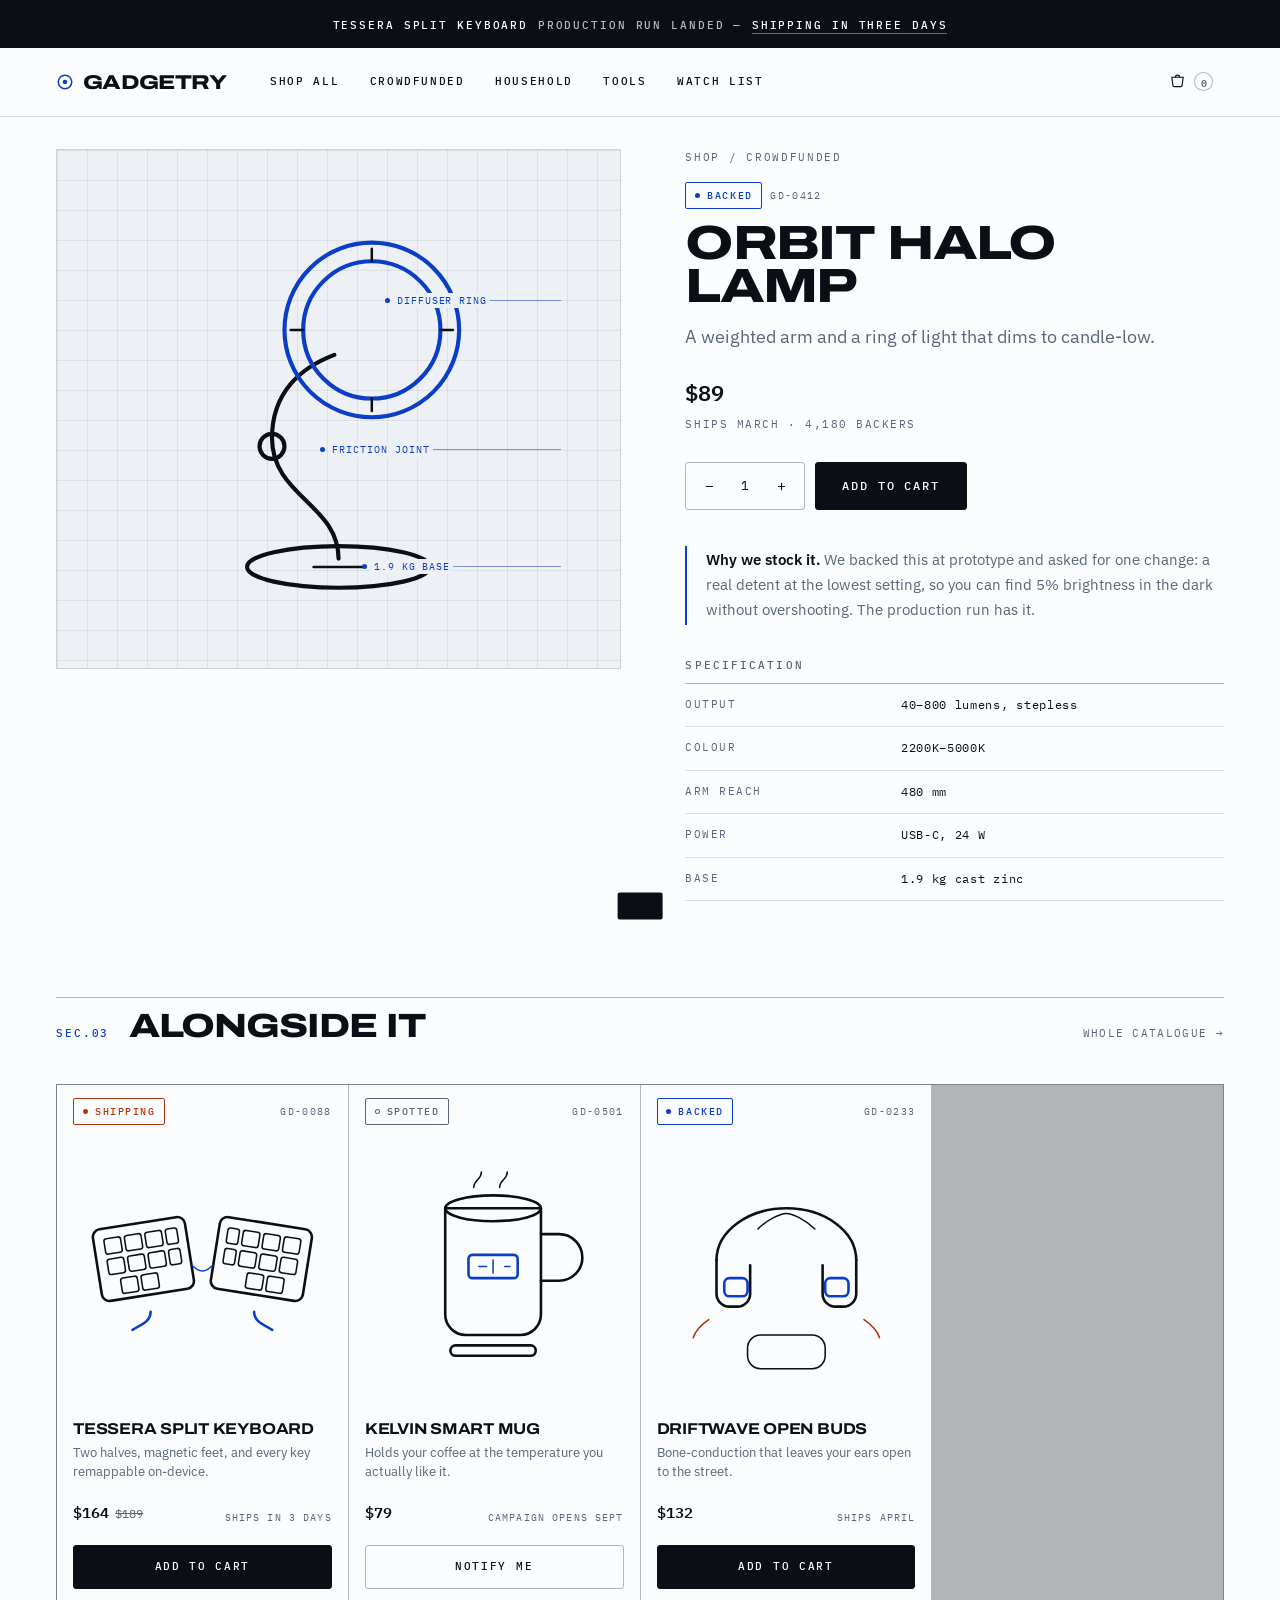
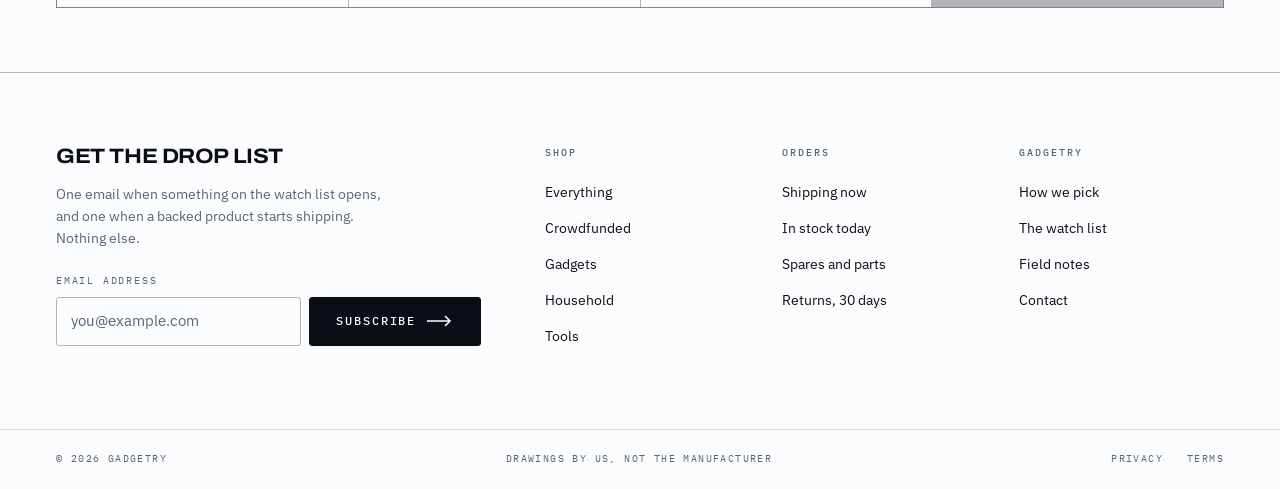
<file: product.html>
<!DOCTYPE html>
<html lang="en">
<head>
<meta charset="utf-8">
<meta name="viewport" content="width=device-width, initial-scale=1">
<title>Product — Gadgetry</title>
<meta name="description" content="Specification, lifecycle stage, dimensioned drawing and our notes on why we stock it.">
<meta name="theme-color" content="#0b0e14">
<link rel="canonical" href="https://jhughes281.github.io/gadgetry/product.html">
<meta property="og:title" content="Product — Gadgetry">
<meta property="og:description" content="Crowdfunded gear, new gadgets, household appliances and tools — backed early, tested, then stocked.">
<meta property="og:type" content="website">
<meta property="og:url" content="https://jhughes281.github.io/gadgetry/product.html">
<meta property="og:image" content="https://jhughes281.github.io/gadgetry/assets/img/og.svg">
<meta name="twitter:card" content="summary_large_image">
<link rel="preconnect" href="https://fonts.googleapis.com">
<link rel="preconnect" href="https://fonts.gstatic.com" crossorigin>
<link href="https://fonts.googleapis.com/css2?family=Archivo:wdth,wght@62.5..125,100..900&family=IBM+Plex+Mono:wght@400;500;600&family=IBM+Plex+Sans:wght@400;500;600;700&display=swap" rel="stylesheet">
<link rel="stylesheet" href="assets/css/gadgetry.css">
<link rel="icon" href="data:image/svg+xml,%3Csvg xmlns='http://www.w3.org/2000/svg' viewBox='0 0 32 32'%3E%3Crect width='32' height='32' fill='%230b0e14'/%3E%3Ccircle cx='16' cy='16' r='9' fill='none' stroke='%230b3ec7' stroke-width='2.5'/%3E%3Ccircle cx='16' cy='16' r='3' fill='%23b33507'/%3E%3C/svg%3E">
<script type="application/ld+json">
{
  "@context": "https://schema.org",
  "@type": "Store",
  "name": "Gadgetry",
  "description": "Crowdfunded gear, new gadgets, household appliances and tools — backed early, tested, then stocked.",
  "url": "https://jhughes281.github.io/gadgetry/",
  "slogan": "Everything new, in one place."
}
</script>
</head>
<body>

<a class="o-skip-link" href="#main-content">Skip to main content</a>

<div class="c-announce">
  <p class="c-announce__text">
    <b>Tessera Split Keyboard</b> production run landed —
    <a href="shop.html?stage=shipping">shipping in three days</a>
  </p>
</div>

<header class="c-nav">
  <div class="c-nav__bar">
    <div class="c-nav__logo">
      <a href="index.html" aria-label="Gadgetry, go to homepage">
        <svg class="c-nav__mark" viewBox="0 0 24 24" aria-hidden="true"><circle cx="12" cy="12" r="9" fill="none" stroke="currentColor" stroke-width="2"/><circle cx="12" cy="12" r="3" fill="currentColor"/></svg>
        Gadgetry
      </a>
    </div>

    <nav class="c-nav__nav" id="main-nav" data-nav>
      <h2 class="u-visually-hidden">Main navigation</h2>
      <ul class="c-nav__list o-list">
        <li class="c-nav__item"><a href="shop.html">Shop all</a></li>
        <li class="c-nav__item"><a href="shop.html?cat=crowdfunded">Crowdfunded</a></li>
        <li class="c-nav__item"><a href="shop.html?cat=household">Household</a></li>
        <li class="c-nav__item"><a href="shop.html?cat=tools">Tools</a></li>
        <li class="c-nav__item"><a href="shop.html?stage=spotted">Watch list</a></li>
      </ul>
      <div class="c-nav__footer">
        <a class="o-btn o-btn--ghost o-btn--arrow" href="#newsletter">Get the drop list</a>
      </div>
    </nav>

    <div class="c-nav__controls">
      <button class="c-nav__btn c-nav__toggle" data-menu aria-expanded="false" aria-controls="main-nav" aria-label="Open navigation">
        <svg viewBox="0 0 24 24" fill="none" stroke="currentColor" stroke-width="1.8" aria-hidden="true"><path d="M3 7h18M3 12h18M3 17h18"/></svg>
      </button>
      <button class="c-nav__btn" data-open-cart aria-label="Open cart" aria-haspopup="dialog">
        <svg viewBox="0 0 24 24" fill="none" stroke="currentColor" stroke-width="1.6" aria-hidden="true"><path d="M4 6h16l-1.5 11.5a2 2 0 0 1-2 1.75H7.5a2 2 0 0 1-2-1.75z"/><path d="M9 6a3 3 0 0 1 6 0"/></svg>
        <span class="c-nav__counter" data-cart-count data-empty="true">0</span>
      </button>
    </div>
  </div>
</header>

<main id="main-content" tabindex="-1" class="l-wrapper">
  <div class="detail" data-product></div>

  <section style="padding-bottom:4rem">
    <div class="rule">
      <span class="rule-code">SEC.03</span>
      <h2 class="rule-title">Alongside it</h2>
      <a class="rule-aside" href="shop.html">Whole catalogue &#8594;</a>
    </div>
    <div class="grid" data-grid="related"></div>
  </section>
</main>

<footer class="c-footer">
  <div class="c-footer__inner l-wrapper">
    <div class="c-newsletter" id="newsletter">
      <h2 class="c-newsletter__headline o-title--small">Get the drop list</h2>
      <p class="c-newsletter__text">One email when something on the watch list opens, and one when a backed product starts shipping. Nothing else.</p>

      <!-- Set data-endpoint to a form handler (Formspree, Buttondown, Mailchimp)
           to make this live. Until then it validates and reports honestly. -->
      <form class="c-newsletter__form" data-newsletter data-endpoint="" novalidate>
        <label class="c-newsletter__label" for="drop-email">Email address</label>
        <div class="c-newsletter__field">
          <input class="c-newsletter__input" type="email" id="drop-email" name="email" autocomplete="email" placeholder="you@example.com" required>
          <button class="o-btn o-btn--arrow" type="submit">Subscribe</button>
        </div>
        <div class="c-newsletter__pot" aria-hidden="true">
          <label for="drop-company">Company</label>
          <input type="text" id="drop-company" name="company" tabindex="-1" autocomplete="off">
        </div>
        <p class="c-newsletter__note" data-newsletter-note role="status" aria-live="polite"></p>
      </form>
    </div>

    <nav class="c-footer__nav">
      <h2 class="u-visually-hidden">Footer navigation</h2>
      <ul class="c-footer__nav-list o-list">
        <li>
          <h3 class="c-footer__heading">Shop</h3>
          <ul class="o-list">
            <li class="c-footer__child-item"><a href="shop.html">Everything</a></li>
            <li class="c-footer__child-item"><a href="shop.html?cat=crowdfunded">Crowdfunded</a></li>
            <li class="c-footer__child-item"><a href="shop.html?cat=gadgets">Gadgets</a></li>
            <li class="c-footer__child-item"><a href="shop.html?cat=household">Household</a></li>
            <li class="c-footer__child-item"><a href="shop.html?cat=tools">Tools</a></li>
          </ul>
        </li>
        <li>
          <h3 class="c-footer__heading">Orders</h3>
          <ul class="o-list">
            <li class="c-footer__child-item"><a href="shop.html?stage=shipping">Shipping now</a></li>
            <li class="c-footer__child-item"><a href="shop.html?stage=stock">In stock today</a></li>
            <li class="c-footer__child-item"><a href="shop.html">Spares and parts</a></li>
            <li class="c-footer__child-item"><a href="#newsletter">Returns, 30 days</a></li>
          </ul>
        </li>
        <li>
          <h3 class="c-footer__heading">Gadgetry</h3>
          <ul class="o-list">
            <li class="c-footer__child-item"><a href="index.html#main-content">How we pick</a></li>
            <li class="c-footer__child-item"><a href="shop.html?stage=spotted">The watch list</a></li>
            <li class="c-footer__child-item"><a href="index.html#main-content">Field notes</a></li>
            <li class="c-footer__child-item"><a href="#newsletter">Contact</a></li>
          </ul>
        </li>
      </ul>
    </nav>
  </div>

  <div class="c-footer__base l-wrapper">
    <p>&#169; 2026 Gadgetry</p>
    <p>Drawings by us, not the manufacturer</p>
    <nav aria-label="Legal">
      <ul class="c-footer__legal-list o-list">
        <li class="c-footer__legal-item"><a href="#newsletter">Privacy</a></li>
        <li class="c-footer__legal-item"><a href="#newsletter">Terms</a></li>
      </ul>
    </nav>
  </div>
</footer>

<script src="assets/js/catalog.js"></script>
<script src="assets/js/store.js"></script>
</body>
</html>
</file>
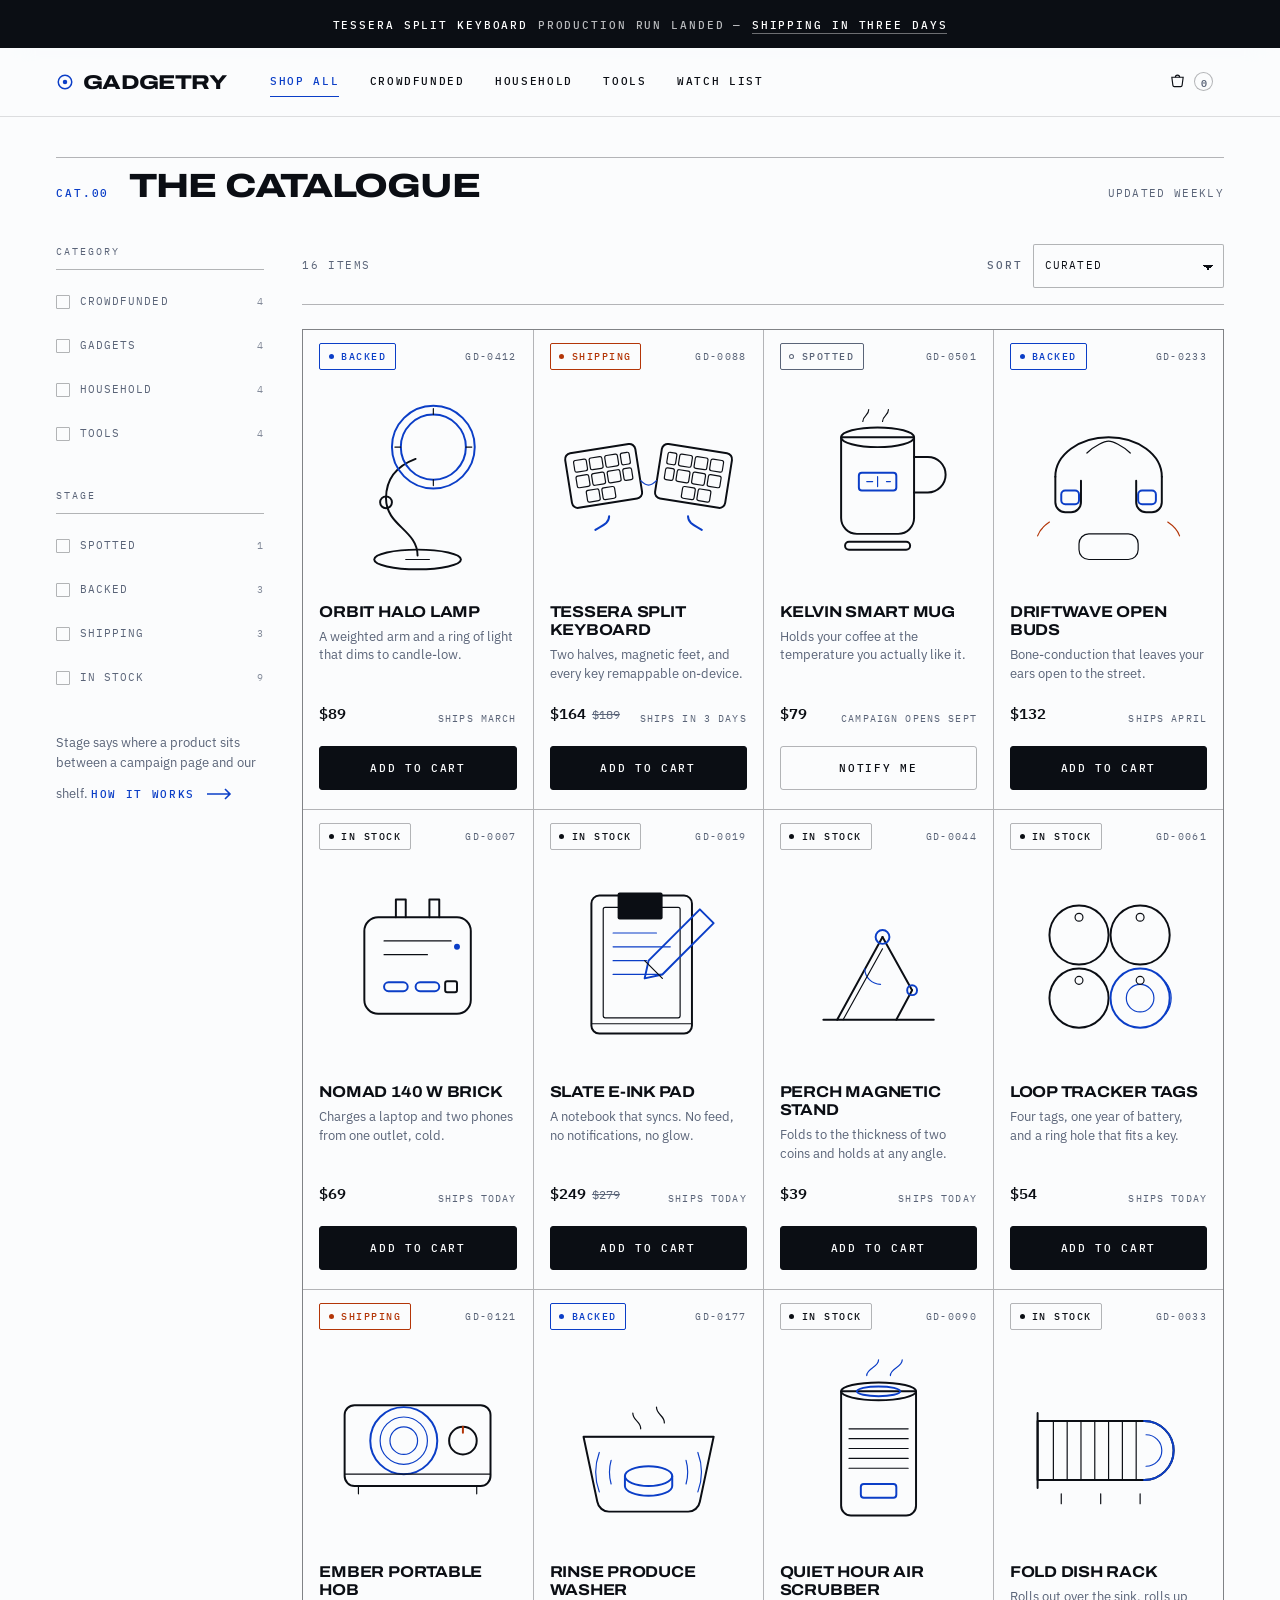
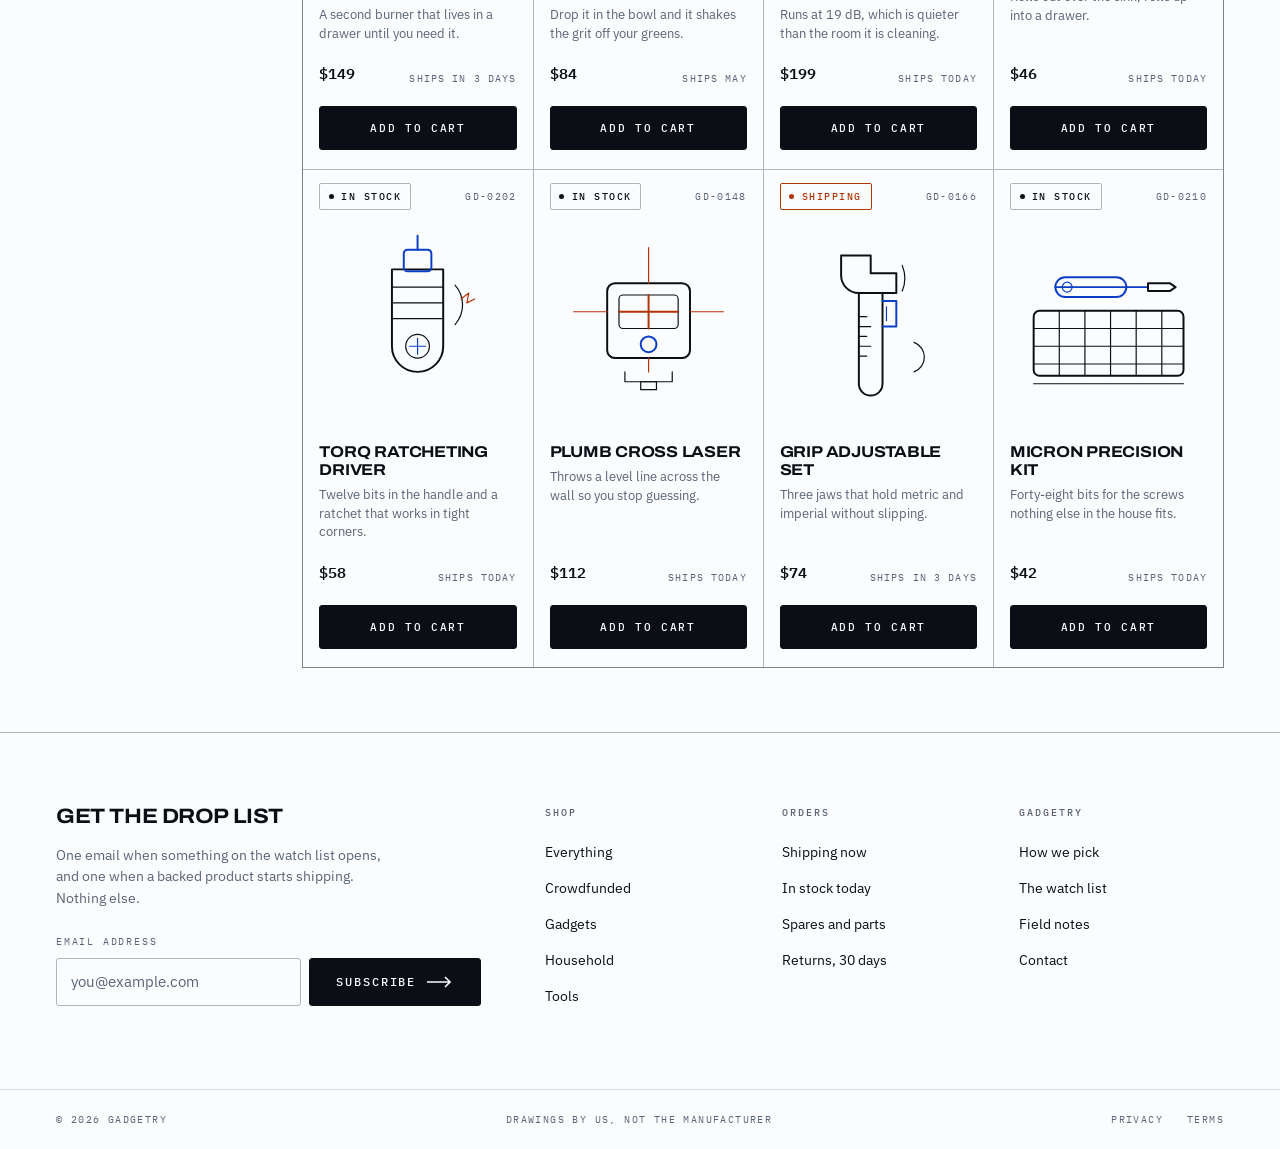
<file: shop.html>
<!DOCTYPE html>
<html lang="en">
<head>
<meta charset="utf-8">
<meta name="viewport" content="width=device-width, initial-scale=1">
<title>Shop — Gadgetry</title>
<meta name="description" content="The full Gadgetry catalogue. Filter by category or by where a product sits in its lifecycle: spotted, backed, shipping, in stock.">
<meta name="theme-color" content="#0b0e14">
<link rel="canonical" href="https://jhughes281.github.io/gadgetry/shop.html">
<meta property="og:title" content="Shop — Gadgetry">
<meta property="og:description" content="Crowdfunded gear, new gadgets, household appliances and tools — backed early, tested, then stocked.">
<meta property="og:type" content="website">
<meta property="og:url" content="https://jhughes281.github.io/gadgetry/shop.html">
<meta property="og:image" content="https://jhughes281.github.io/gadgetry/assets/img/og.svg">
<meta name="twitter:card" content="summary_large_image">
<link rel="preconnect" href="https://fonts.googleapis.com">
<link rel="preconnect" href="https://fonts.gstatic.com" crossorigin>
<link href="https://fonts.googleapis.com/css2?family=Archivo:wdth,wght@62.5..125,100..900&family=IBM+Plex+Mono:wght@400;500;600&family=IBM+Plex+Sans:wght@400;500;600;700&display=swap" rel="stylesheet">
<link rel="stylesheet" href="assets/css/gadgetry.css">
<link rel="icon" href="data:image/svg+xml,%3Csvg xmlns='http://www.w3.org/2000/svg' viewBox='0 0 32 32'%3E%3Crect width='32' height='32' fill='%230b0e14'/%3E%3Ccircle cx='16' cy='16' r='9' fill='none' stroke='%230b3ec7' stroke-width='2.5'/%3E%3Ccircle cx='16' cy='16' r='3' fill='%23b33507'/%3E%3C/svg%3E">
<script type="application/ld+json">
{
  "@context": "https://schema.org",
  "@type": "Store",
  "name": "Gadgetry",
  "description": "Crowdfunded gear, new gadgets, household appliances and tools — backed early, tested, then stocked.",
  "url": "https://jhughes281.github.io/gadgetry/",
  "slogan": "Everything new, in one place."
}
</script>
</head>
<body>

<a class="o-skip-link" href="#main-content">Skip to main content</a>

<div class="c-announce">
  <p class="c-announce__text">
    <b>Tessera Split Keyboard</b> production run landed —
    <a href="shop.html?stage=shipping">shipping in three days</a>
  </p>
</div>

<header class="c-nav">
  <div class="c-nav__bar">
    <div class="c-nav__logo">
      <a href="index.html" aria-label="Gadgetry, go to homepage">
        <svg class="c-nav__mark" viewBox="0 0 24 24" aria-hidden="true"><circle cx="12" cy="12" r="9" fill="none" stroke="currentColor" stroke-width="2"/><circle cx="12" cy="12" r="3" fill="currentColor"/></svg>
        Gadgetry
      </a>
    </div>

    <nav class="c-nav__nav" id="main-nav" data-nav>
      <h2 class="u-visually-hidden">Main navigation</h2>
      <ul class="c-nav__list o-list">
        <li class="c-nav__item"><a href="shop.html" aria-current="page">Shop all</a></li>
        <li class="c-nav__item"><a href="shop.html?cat=crowdfunded">Crowdfunded</a></li>
        <li class="c-nav__item"><a href="shop.html?cat=household">Household</a></li>
        <li class="c-nav__item"><a href="shop.html?cat=tools">Tools</a></li>
        <li class="c-nav__item"><a href="shop.html?stage=spotted">Watch list</a></li>
      </ul>
      <div class="c-nav__footer">
        <a class="o-btn o-btn--ghost o-btn--arrow" href="#newsletter">Get the drop list</a>
      </div>
    </nav>

    <div class="c-nav__controls">
      <button class="c-nav__btn c-nav__toggle" data-menu aria-expanded="false" aria-controls="main-nav" aria-label="Open navigation">
        <svg viewBox="0 0 24 24" fill="none" stroke="currentColor" stroke-width="1.8" aria-hidden="true"><path d="M3 7h18M3 12h18M3 17h18"/></svg>
      </button>
      <button class="c-nav__btn" data-open-cart aria-label="Open cart" aria-haspopup="dialog">
        <svg viewBox="0 0 24 24" fill="none" stroke="currentColor" stroke-width="1.6" aria-hidden="true"><path d="M4 6h16l-1.5 11.5a2 2 0 0 1-2 1.75H7.5a2 2 0 0 1-2-1.75z"/><path d="M9 6a3 3 0 0 1 6 0"/></svg>
        <span class="c-nav__counter" data-cart-count data-empty="true">0</span>
      </button>
    </div>
  </div>
</header>

<main id="main-content" tabindex="-1" class="l-wrapper">

  <div class="rule" style="margin-top:2.5rem">
    <span class="rule-code">CAT.00</span>
    <h1 class="rule-title">The catalogue</h1>
    <span class="rule-aside">Updated weekly</span>
  </div>

  <form class="shop" data-shop onsubmit="return false">
    <div class="rail">
      <fieldset class="rail-group">
        <legend class="rail-legend">Category</legend>
        <div data-rail-cats></div>
      </fieldset>
      <fieldset class="rail-group">
        <legend class="rail-legend">Stage</legend>
        <div data-rail-stages></div>
      </fieldset>
      <p class="o-text" style="font-size:12.5px;line-height:1.6">Stage says where a product sits between a campaign page and our shelf. <a class="o-link--arrow" href="index.html#main-content" style="font-size:10.5px">How it works</a></p>
    </div>

    <div>
      <div class="shop-bar">
        <span class="shop-count" data-shop-count>16 items</span>
        <span class="sort">
          <label class="eyebrow" for="sort">Sort</label>
          <select id="sort" data-sort>
            <option value="curated">Curated</option>
            <option value="stage">By stage</option>
            <option value="price-asc">Price, low to high</option>
            <option value="price-desc">Price, high to low</option>
          </select>
        </span>
      </div>
      <div class="grid" data-grid="shop"></div>
    </div>
  </form>

</main>

<footer class="c-footer">
  <div class="c-footer__inner l-wrapper">
    <div class="c-newsletter" id="newsletter">
      <h2 class="c-newsletter__headline o-title--small">Get the drop list</h2>
      <p class="c-newsletter__text">One email when something on the watch list opens, and one when a backed product starts shipping. Nothing else.</p>

      <!-- Set data-endpoint to a form handler (Formspree, Buttondown, Mailchimp)
           to make this live. Until then it validates and reports honestly. -->
      <form class="c-newsletter__form" data-newsletter data-endpoint="" novalidate>
        <label class="c-newsletter__label" for="drop-email">Email address</label>
        <div class="c-newsletter__field">
          <input class="c-newsletter__input" type="email" id="drop-email" name="email" autocomplete="email" placeholder="you@example.com" required>
          <button class="o-btn o-btn--arrow" type="submit">Subscribe</button>
        </div>
        <div class="c-newsletter__pot" aria-hidden="true">
          <label for="drop-company">Company</label>
          <input type="text" id="drop-company" name="company" tabindex="-1" autocomplete="off">
        </div>
        <p class="c-newsletter__note" data-newsletter-note role="status" aria-live="polite"></p>
      </form>
    </div>

    <nav class="c-footer__nav">
      <h2 class="u-visually-hidden">Footer navigation</h2>
      <ul class="c-footer__nav-list o-list">
        <li>
          <h3 class="c-footer__heading">Shop</h3>
          <ul class="o-list">
            <li class="c-footer__child-item"><a href="shop.html">Everything</a></li>
            <li class="c-footer__child-item"><a href="shop.html?cat=crowdfunded">Crowdfunded</a></li>
            <li class="c-footer__child-item"><a href="shop.html?cat=gadgets">Gadgets</a></li>
            <li class="c-footer__child-item"><a href="shop.html?cat=household">Household</a></li>
            <li class="c-footer__child-item"><a href="shop.html?cat=tools">Tools</a></li>
          </ul>
        </li>
        <li>
          <h3 class="c-footer__heading">Orders</h3>
          <ul class="o-list">
            <li class="c-footer__child-item"><a href="shop.html?stage=shipping">Shipping now</a></li>
            <li class="c-footer__child-item"><a href="shop.html?stage=stock">In stock today</a></li>
            <li class="c-footer__child-item"><a href="shop.html">Spares and parts</a></li>
            <li class="c-footer__child-item"><a href="#newsletter">Returns, 30 days</a></li>
          </ul>
        </li>
        <li>
          <h3 class="c-footer__heading">Gadgetry</h3>
          <ul class="o-list">
            <li class="c-footer__child-item"><a href="index.html#main-content">How we pick</a></li>
            <li class="c-footer__child-item"><a href="shop.html?stage=spotted">The watch list</a></li>
            <li class="c-footer__child-item"><a href="index.html#main-content">Field notes</a></li>
            <li class="c-footer__child-item"><a href="#newsletter">Contact</a></li>
          </ul>
        </li>
      </ul>
    </nav>
  </div>

  <div class="c-footer__base l-wrapper">
    <p>&#169; 2026 Gadgetry</p>
    <p>Drawings by us, not the manufacturer</p>
    <nav aria-label="Legal">
      <ul class="c-footer__legal-list o-list">
        <li class="c-footer__legal-item"><a href="#newsletter">Privacy</a></li>
        <li class="c-footer__legal-item"><a href="#newsletter">Terms</a></li>
      </ul>
    </nav>
  </div>
</footer>

<script src="assets/js/catalog.js"></script>
<script src="assets/js/store.js"></script>
</body>
</html>
</file>
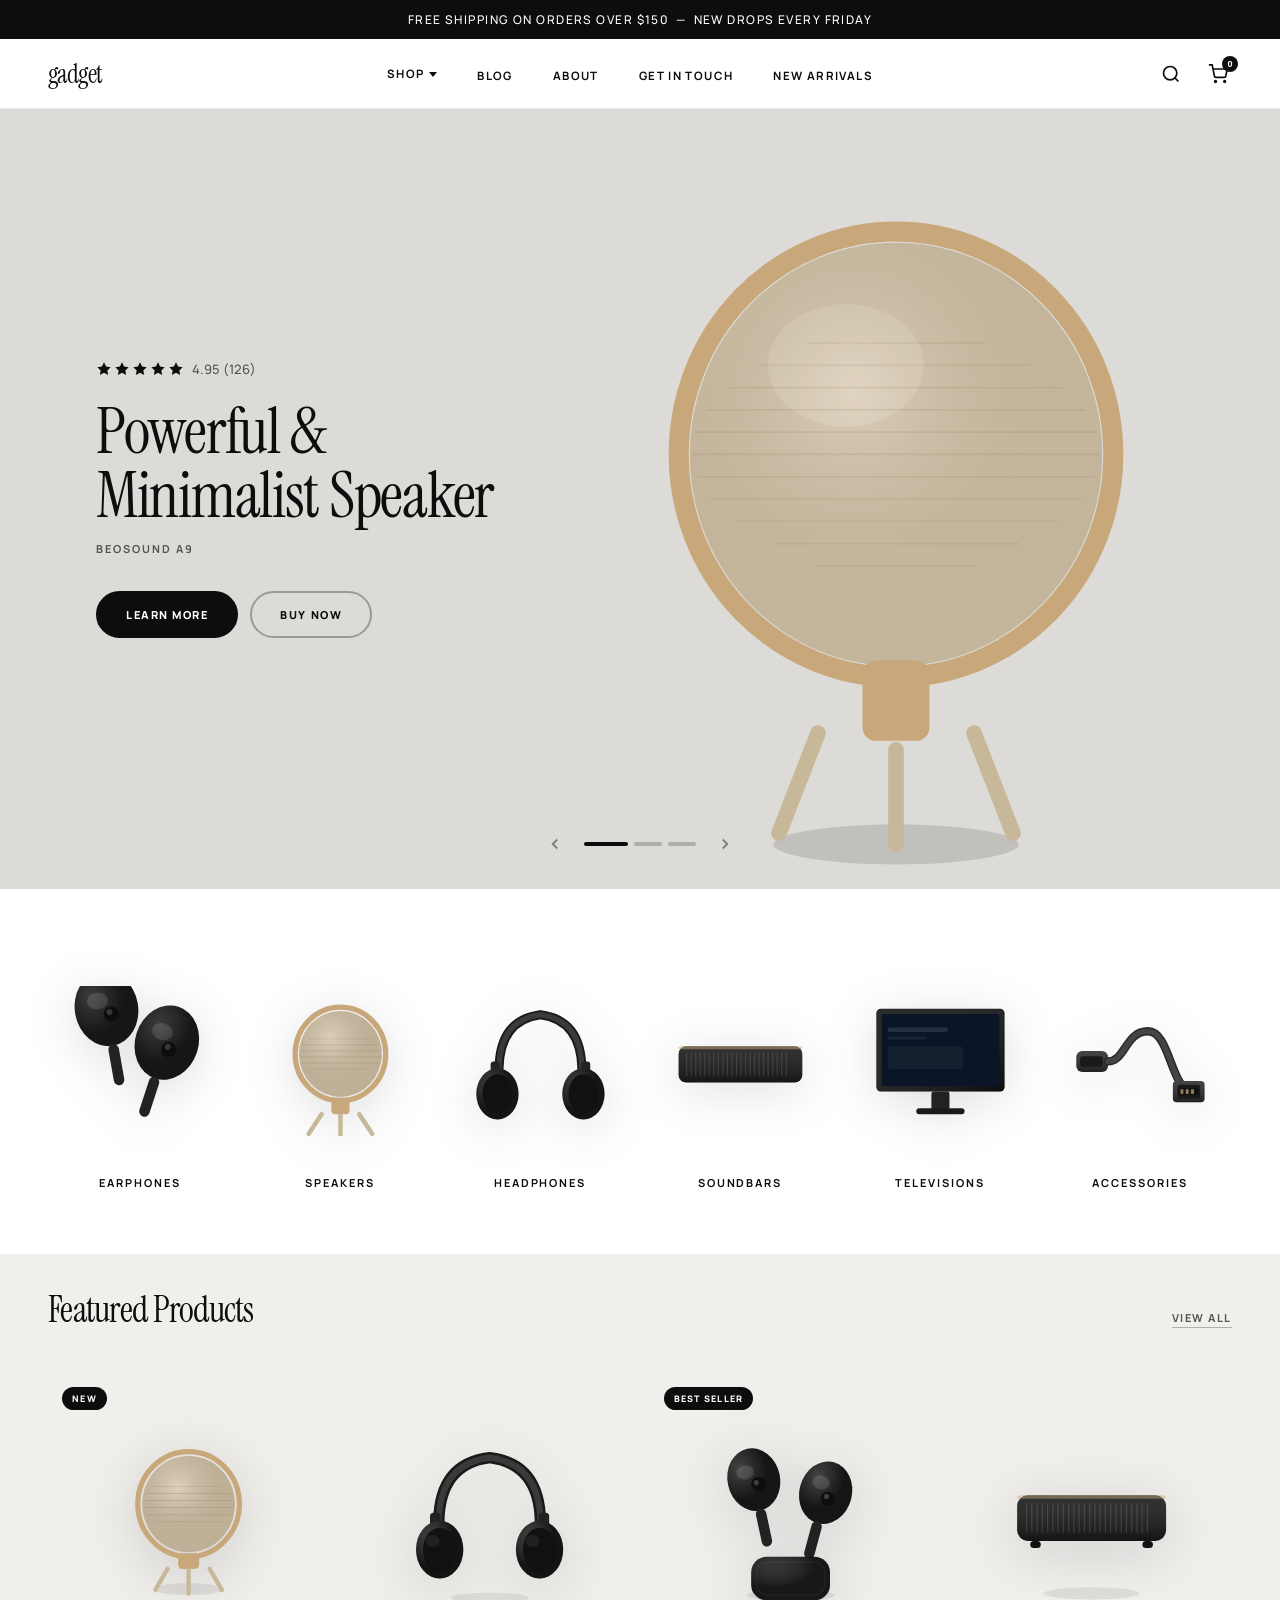
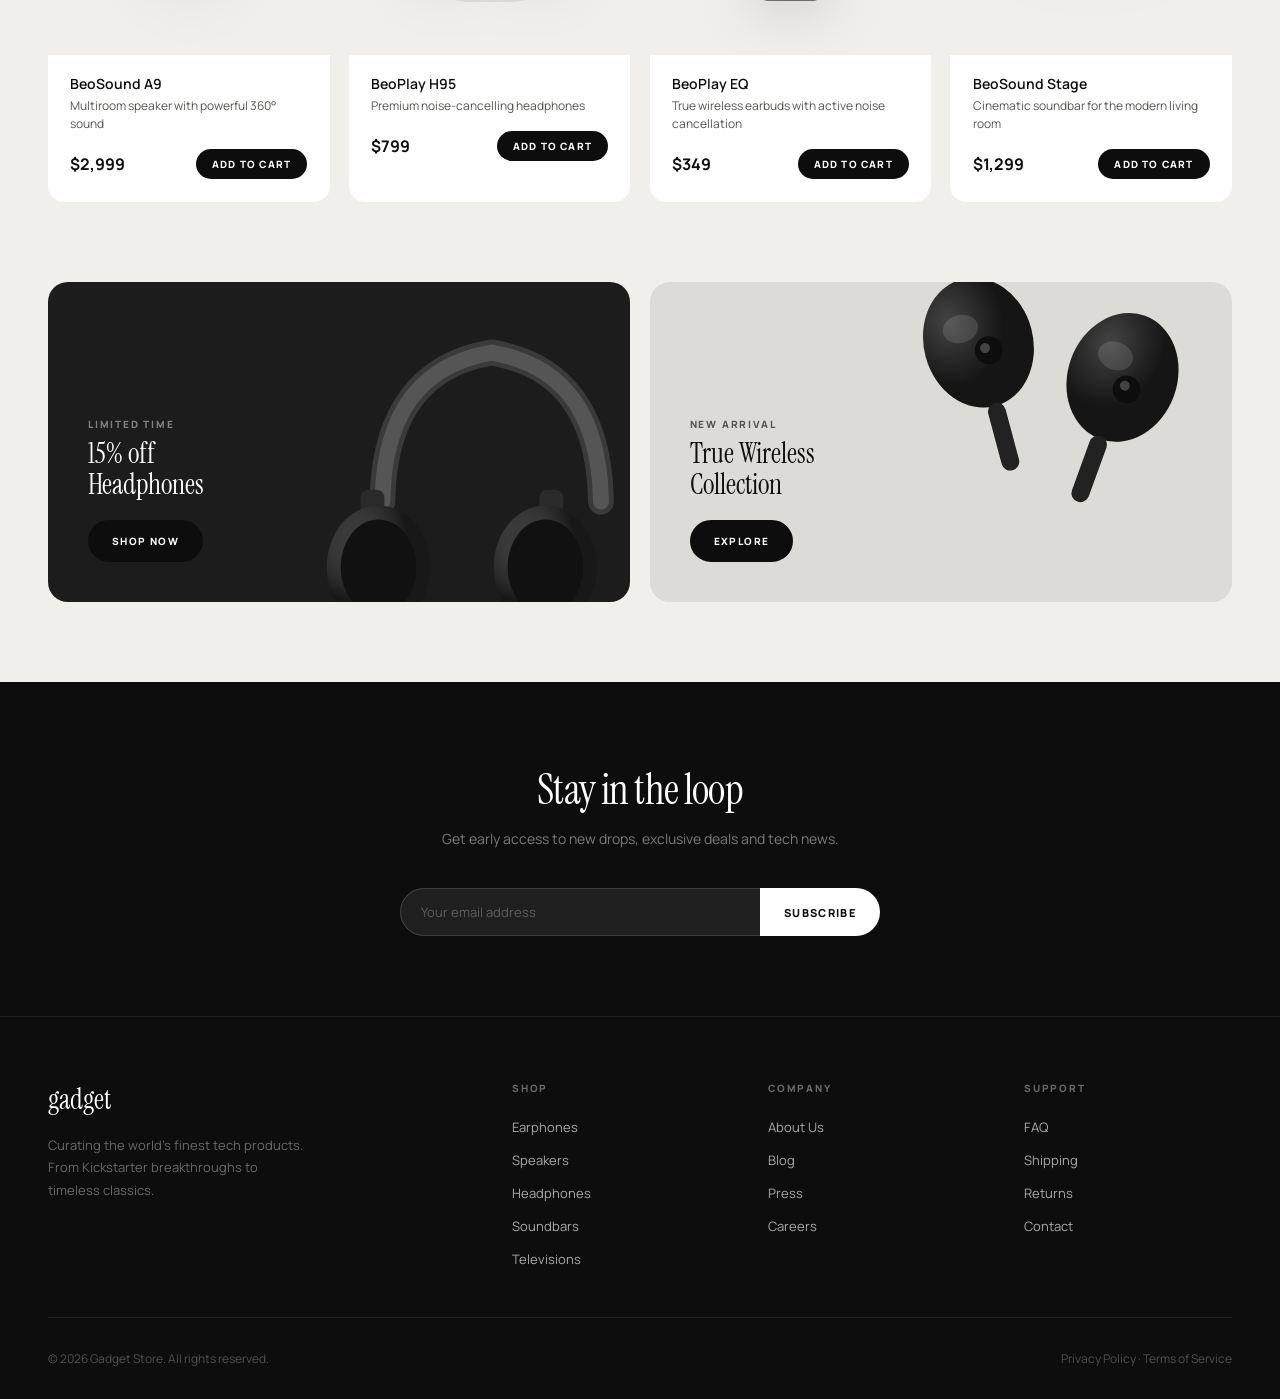
<file: _archive/gadget-store-v2.html>
﻿<!DOCTYPE html>
<html lang="en">
<head>
<meta charset="UTF-8">
<meta name="viewport" content="width=device-width, initial-scale=1.0">
<title>gadget — Premium Tech Store</title>
<link rel="preconnect" href="https://fonts.googleapis.com">
<link href="https://fonts.googleapis.com/css2?family=Instrument+Serif:ital@0;1&family=Manrope:wght@300;400;500;600;700;800&display=swap" rel="stylesheet">
<style>
  *, *::before, *::after { box-sizing: border-box; margin: 0; padding: 0; }
  :root {
    --black: #0d0d0d;
    --white: #ffffff;
    --grey-mid: #b0b0aa;
    --grey-bg: #f0efec;
    --hero-bg: #dcdbd7;
    --text-dark: #0d0d0d;
    --text-mid: #555550;
  }
  html { scroll-behavior: smooth; }
  body { font-family: 'Manrope', sans-serif; background: var(--white); color: var(--text-dark); overflow-x: hidden; }

  /* ANNOUNCE */
  .announce { background: var(--black); color: var(--white); text-align: center; font-size: 12px; font-weight: 500; letter-spacing: 0.12em; padding: 11px 1rem; text-transform: uppercase; }

  /* NAV */
  nav { display: flex; align-items: center; justify-content: space-between; padding: 0 3rem; height: 70px; background: var(--white); border-bottom: 1px solid rgba(0,0,0,0.08); position: sticky; top: 0; z-index: 100; }
  .nav-logo { font-family: 'Instrument Serif', serif; font-size: 26px; font-weight: 400; color: var(--black); letter-spacing: -0.02em; text-decoration: none; }
  .nav-links { display: flex; align-items: center; gap: 2.5rem; list-style: none; }
  .nav-links a { font-size: 11.5px; font-weight: 700; letter-spacing: 0.12em; text-transform: uppercase; color: var(--black); text-decoration: none; transition: opacity 0.2s; }
  .nav-links a:hover { opacity: 0.5; }
  .shop-link { display: flex; align-items: center; gap: 5px; }
  .shop-link::after { content: ''; display: inline-block; width: 0; height: 0; border-left: 4px solid transparent; border-right: 4px solid transparent; border-top: 5px solid var(--black); margin-top: 1px; }
  .nav-icons { display: flex; align-items: center; gap: 1.2rem; }
  .nav-icons button { background: none; border: none; cursor: pointer; padding: 4px; color: var(--black); display: flex; align-items: center; }
  .cart-btn { position: relative; }
  .cart-count { position: absolute; top: -4px; right: -6px; background: var(--black); color: var(--white); font-size: 9px; font-weight: 700; width: 16px; height: 16px; border-radius: 50%; display: flex; align-items: center; justify-content: center; }

  /* HERO */
  .hero { position: relative; height: calc(100vh - 105px); min-height: 580px; max-height: 780px; overflow: hidden; }
  .slides { display: flex; height: 100%; transition: transform 0.7s cubic-bezier(0.77,0,0.175,1); }
  .slide { min-width: 100%; height: 100%; position: relative; display: flex; align-items: center; padding: 0 6rem; }
  .slide-1 { background: #dcdbd7; }
  .slide-2 { background: #1a1a1a; }
  .slide-3 { background: #e8e4de; }
  .slide-content { position: relative; z-index: 2; max-width: 480px; }
  .slide-img-wrap { position: absolute; right: 0; top: 0; height: 100%; width: 60%; display: flex; align-items: center; justify-content: flex-end; overflow: hidden; }
  .slide-img-wrap svg { width: 100%; height: 100%; }
  .slide-rating { display: flex; align-items: center; gap: 8px; margin-bottom: 1.4rem; }
  .stars { display: flex; gap: 2px; }
  .star { width: 16px; height: 16px; fill: var(--black); }
  .slide-2 .star { fill: #fff; }
  .rating-text { font-size: 13px; font-weight: 500; color: var(--text-mid); }
  .slide-2 .rating-text { color: rgba(255,255,255,0.55); }
  .slide-title { font-family: 'Instrument Serif', serif; font-size: clamp(40px,5vw,68px); font-weight: 400; line-height: 1.0; letter-spacing: -0.02em; margin-bottom: 0.8rem; color: var(--black); }
  .slide-2 .slide-title { color: #fff; }
  .slide-subtitle { font-size: 11px; font-weight: 700; letter-spacing: 0.18em; text-transform: uppercase; color: var(--text-mid); margin-bottom: 2.2rem; }
  .slide-2 .slide-subtitle { color: rgba(255,255,255,0.4); }
  .slide-buttons { display: flex; gap: 12px; flex-wrap: wrap; }
  .btn-dark { background: var(--black); color: #fff; border: 2px solid var(--black); padding: 14px 28px; border-radius: 50px; font-family: 'Manrope', sans-serif; font-size: 11px; font-weight: 800; letter-spacing: 0.14em; text-transform: uppercase; cursor: pointer; transition: all 0.2s; }
  .btn-dark:hover { background: transparent; color: var(--black); }
  .slide-2 .btn-dark { background: #fff; color: var(--black); border-color: #fff; }
  .slide-2 .btn-dark:hover { background: transparent; color: #fff; }
  .btn-outline { background: transparent; color: var(--black); border: 2px solid rgba(0,0,0,0.3); padding: 14px 28px; border-radius: 50px; font-family: 'Manrope', sans-serif; font-size: 11px; font-weight: 800; letter-spacing: 0.14em; text-transform: uppercase; cursor: pointer; transition: all 0.2s; }
  .btn-outline:hover { background: var(--black); color: #fff; border-color: var(--black); }
  .slide-2 .btn-outline { color: #fff; border-color: rgba(255,255,255,0.35); }
  .slide-2 .btn-outline:hover { background: #fff; color: var(--black); }
  .slide-controls { position: absolute; bottom: 2rem; left: 50%; transform: translateX(-50%); display: flex; align-items: center; gap: 1rem; z-index: 10; }
  .slide-arrow { background: none; border: none; cursor: pointer; color: var(--black); display: flex; align-items: center; padding: 4px; opacity: 0.45; transition: opacity 0.2s; }
  .slide-2-controls .slide-arrow { color: #fff; }
  .slide-arrow:hover { opacity: 1; }
  .dots { display: flex; gap: 6px; align-items: center; }
  .dot { height: 4px; border-radius: 4px; background: var(--black); cursor: pointer; transition: all 0.3s; width: 28px; opacity: 0.22; }
  .dot.active { opacity: 1; width: 44px; }

  /* CATEGORIES */
  .categories { padding: 5rem 3rem 4rem; background: var(--white); }
  .categories-grid { display: grid; grid-template-columns: repeat(6,1fr); gap: 1rem; }
  .cat-item { display: flex; flex-direction: column; align-items: center; gap: 1.4rem; cursor: pointer; }
  .cat-img-wrap { width: 100%; aspect-ratio: 1; display: flex; align-items: center; justify-content: center; transition: transform 0.3s ease; }
  .cat-item:hover .cat-img-wrap { transform: translateY(-6px); }
  .cat-img-wrap svg { width: 82%; height: 82%; filter: drop-shadow(0 8px 24px rgba(0,0,0,0.13)); }
  .cat-label { font-size: 11px; font-weight: 700; letter-spacing: 0.18em; text-transform: uppercase; color: var(--black); text-align: center; }

  /* FEATURED */
  .featured { padding: 2rem 3rem 5rem; background: var(--grey-bg); }
  .section-header { display: flex; align-items: baseline; justify-content: space-between; margin-bottom: 2.5rem; }
  .section-title { font-family: 'Instrument Serif', serif; font-size: 36px; font-weight: 400; letter-spacing: -0.02em; }
  .view-all { font-size: 11px; font-weight: 700; letter-spacing: 0.14em; text-transform: uppercase; color: var(--text-mid); cursor: pointer; text-decoration: none; border-bottom: 1px solid var(--grey-mid); padding-bottom: 2px; transition: color 0.2s; }
  .view-all:hover { color: var(--black); }
  .products-grid { display: grid; grid-template-columns: repeat(4,1fr); gap: 1.2rem; }
  .product-card { background: var(--white); border-radius: 16px; overflow: hidden; cursor: pointer; transition: transform 0.25s ease, box-shadow 0.25s ease; }
  .product-card:hover { transform: translateY(-4px); box-shadow: 0 20px 48px rgba(0,0,0,0.10); }
  .product-img-wrap { background: var(--grey-bg); aspect-ratio: 1; display: flex; align-items: center; justify-content: center; overflow: hidden; position: relative; padding: 1.5rem; }
  .product-img-wrap svg { width: 75%; height: 75%; transition: transform 0.4s ease; filter: drop-shadow(0 10px 28px rgba(0,0,0,0.14)); }
  .product-card:hover .product-img-wrap svg { transform: scale(1.06); }
  .product-badge { position: absolute; top: 14px; left: 14px; background: var(--black); color: #fff; font-size: 9px; font-weight: 800; letter-spacing: 0.14em; text-transform: uppercase; padding: 5px 10px; border-radius: 50px; }
  .product-info { padding: 1.2rem 1.4rem 1.4rem; }
  .product-name { font-size: 14px; font-weight: 600; color: var(--black); margin-bottom: 4px; }
  .product-desc { font-size: 12px; color: var(--text-mid); margin-bottom: 1rem; line-height: 1.5; }
  .product-bottom { display: flex; align-items: center; justify-content: space-between; }
  .product-price { font-size: 16px; font-weight: 700; color: var(--black); }
  .add-to-cart { background: var(--black); color: #fff; border: none; border-radius: 50px; padding: 8px 16px; font-family: 'Manrope', sans-serif; font-size: 10px; font-weight: 800; letter-spacing: 0.12em; text-transform: uppercase; cursor: pointer; transition: background 0.2s; }
  .add-to-cart:hover { background: #333; }

  /* PROMO */
  .promo-strip { display: grid; grid-template-columns: 1fr 1fr; gap: 1.2rem; padding: 0 3rem 5rem; background: var(--grey-bg); }
  .promo-card { border-radius: 20px; overflow: hidden; position: relative; height: 320px; display: flex; align-items: flex-end; padding: 2.5rem; cursor: pointer; }
  .promo-card-1 { background: #1c1c1c; }
  .promo-card-2 { background: #dcdbd7; }
  .promo-card svg.promo-img { position: absolute; right: 0; top: 0; height: 100%; width: 58%; }
  .promo-content { position: relative; z-index: 2; }
  .promo-tag { font-size: 10px; font-weight: 800; letter-spacing: 0.18em; text-transform: uppercase; margin-bottom: 8px; }
  .promo-card-1 .promo-tag { color: rgba(255,255,255,0.45); }
  .promo-card-2 .promo-tag { color: var(--text-mid); }
  .promo-title { font-family: 'Instrument Serif', serif; font-size: 28px; font-weight: 400; line-height: 1.1; margin-bottom: 1.2rem; }
  .promo-card-1 .promo-title { color: #fff; }
  .promo-card-2 .promo-title { color: var(--black); }

  /* NEWSLETTER */
  .newsletter { background: var(--black); color: #fff; padding: 5rem 3rem; text-align: center; }
  .newsletter h2 { font-family: 'Instrument Serif', serif; font-size: 42px; font-weight: 400; margin-bottom: 0.8rem; letter-spacing: -0.02em; }
  .newsletter p { font-size: 14px; color: rgba(255,255,255,0.45); margin-bottom: 2.5rem; }
  .newsletter-form { display: flex; max-width: 480px; margin: 0 auto; }
  .newsletter-form input { flex: 1; background: rgba(255,255,255,0.08); border: 1px solid rgba(255,255,255,0.15); border-right: none; color: #fff; font-family: 'Manrope', sans-serif; font-size: 13px; padding: 14px 20px; border-radius: 50px 0 0 50px; outline: none; }
  .newsletter-form input::placeholder { color: rgba(255,255,255,0.28); }
  .newsletter-form button { background: #fff; color: var(--black); border: none; padding: 14px 24px; border-radius: 0 50px 50px 0; font-family: 'Manrope', sans-serif; font-size: 11px; font-weight: 800; letter-spacing: 0.12em; text-transform: uppercase; cursor: pointer; white-space: nowrap; }
  .newsletter-form button:hover { background: #ddd; }

  /* FOOTER */
  footer { background: var(--black); color: #fff; padding: 4rem 3rem 2rem; border-top: 1px solid rgba(255,255,255,0.08); }
  .footer-grid { display: grid; grid-template-columns: 2fr 1fr 1fr 1fr; gap: 3rem; margin-bottom: 3rem; }
  .footer-logo { font-family: 'Instrument Serif', serif; font-size: 28px; margin-bottom: 1rem; }
  .footer-desc { font-size: 13px; color: rgba(255,255,255,0.38); line-height: 1.7; max-width: 260px; }
  .footer-col h4 { font-size: 10px; font-weight: 800; letter-spacing: 0.18em; text-transform: uppercase; color: rgba(255,255,255,0.38); margin-bottom: 1.2rem; }
  .footer-col ul { list-style: none; display: flex; flex-direction: column; gap: 0.7rem; }
  .footer-col ul a { font-size: 13px; color: rgba(255,255,255,0.65); text-decoration: none; transition: color 0.2s; }
  .footer-col ul a:hover { color: #fff; }
  .footer-bottom { display: flex; justify-content: space-between; align-items: center; padding-top: 2rem; border-top: 1px solid rgba(255,255,255,0.08); font-size: 12px; color: rgba(255,255,255,0.28); }
</style>
</head>
<body>

<div class="announce">Free shipping on orders over $150 &nbsp;—&nbsp; New drops every Friday</div>

<nav>
  <a class="nav-logo" href="#">gadget</a>
  <ul class="nav-links">
    <li><a href="#" class="shop-link">Shop</a></li>
    <li><a href="#">Blog</a></li>
    <li><a href="#">About</a></li>
    <li><a href="#">Get in Touch</a></li>
    <li><a href="#">New Arrivals</a></li>
  </ul>
  <div class="nav-icons">
    <button aria-label="Search">
      <svg width="20" height="20" fill="none" stroke="currentColor" stroke-width="2" viewBox="0 0 24 24"><circle cx="11" cy="11" r="8"/><path d="m21 21-4.35-4.35"/></svg>
    </button>
    <button class="cart-btn" aria-label="Cart">
      <svg width="20" height="20" fill="none" stroke="currentColor" stroke-width="2" viewBox="0 0 24 24"><circle cx="9" cy="21" r="1"/><circle cx="20" cy="21" r="1"/><path d="M1 1h4l2.68 13.39a2 2 0 0 0 2 1.61h9.72a2 2 0 0 0 2-1.61L23 6H6"/></svg>
      <span class="cart-count">0</span>
    </button>
  </div>
</nav>

<!-- HERO -->
<section class="hero">
  <div class="slides" id="slides">

    <!-- Slide 1: Floor Speaker -->
    <div class="slide slide-1">
      <div class="slide-content">
        <div class="slide-rating">
          <div class="stars">
            <svg class="star" viewBox="0 0 24 24"><path d="M12 2l3.09 6.26L22 9.27l-5 4.87 1.18 6.88L12 17.77l-6.18 3.25L7 14.14 2 9.27l6.91-1.01L12 2z"/></svg>
            <svg class="star" viewBox="0 0 24 24"><path d="M12 2l3.09 6.26L22 9.27l-5 4.87 1.18 6.88L12 17.77l-6.18 3.25L7 14.14 2 9.27l6.91-1.01L12 2z"/></svg>
            <svg class="star" viewBox="0 0 24 24"><path d="M12 2l3.09 6.26L22 9.27l-5 4.87 1.18 6.88L12 17.77l-6.18 3.25L7 14.14 2 9.27l6.91-1.01L12 2z"/></svg>
            <svg class="star" viewBox="0 0 24 24"><path d="M12 2l3.09 6.26L22 9.27l-5 4.87 1.18 6.88L12 17.77l-6.18 3.25L7 14.14 2 9.27l6.91-1.01L12 2z"/></svg>
            <svg class="star" viewBox="0 0 24 24"><path d="M12 2l3.09 6.26L22 9.27l-5 4.87 1.18 6.88L12 17.77l-6.18 3.25L7 14.14 2 9.27l6.91-1.01L12 2z"/></svg>
          </div>
          <span class="rating-text">4.95 (126)</span>
        </div>
        <h1 class="slide-title">Powerful &<br>Minimalist Speaker</h1>
        <p class="slide-subtitle">Beosound A9</p>
        <div class="slide-buttons">
          <button class="btn-dark">Learn More</button>
          <button class="btn-outline">Buy Now</button>
        </div>
      </div>
      <!-- SVG Floor Speaker Illustration -->
      <div class="slide-img-wrap">
        <svg viewBox="0 0 600 700" xmlns="http://www.w3.org/2000/svg" preserveAspectRatio="xMidYMid meet">
          <!-- Shadow -->
          <ellipse cx="300" cy="660" rx="110" ry="18" fill="rgba(0,0,0,0.12)"/>
          <!-- Legs -->
          <line x1="230" y1="560" x2="195" y2="650" stroke="#c8b89a" stroke-width="14" stroke-linecap="round"/>
          <line x1="300" y1="575" x2="300" y2="660" stroke="#c8b89a" stroke-width="14" stroke-linecap="round"/>
          <line x1="370" y1="560" x2="405" y2="650" stroke="#c8b89a" stroke-width="14" stroke-linecap="round"/>
          <!-- Speaker rim -->
          <ellipse cx="300" cy="310" rx="195" ry="200" fill="none" stroke="#c8a87a" stroke-width="18"/>
          <!-- Speaker body fabric -->
          <ellipse cx="300" cy="310" rx="185" ry="190" fill="#d4c4a8"/>
          <!-- Fabric texture lines -->
          <ellipse cx="300" cy="310" rx="185" ry="190" fill="url(#fabricGrad)"/>
          <!-- Subtle weave lines -->
          <line x1="120" y1="290" x2="480" y2="290" stroke="rgba(160,140,110,0.25)" stroke-width="1.5"/>
          <line x1="118" y1="310" x2="482" y2="310" stroke="rgba(160,140,110,0.25)" stroke-width="1.5"/>
          <line x1="122" y1="330" x2="478" y2="330" stroke="rgba(160,140,110,0.25)" stroke-width="1.5"/>
          <line x1="130" y1="270" x2="470" y2="270" stroke="rgba(160,140,110,0.25)" stroke-width="1.5"/>
          <line x1="133" y1="350" x2="467" y2="350" stroke="rgba(160,140,110,0.25)" stroke-width="1.5"/>
          <line x1="150" y1="250" x2="450" y2="250" stroke="rgba(160,140,110,0.25)" stroke-width="1.5"/>
          <line x1="155" y1="370" x2="445" y2="370" stroke="rgba(160,140,110,0.25)" stroke-width="1.5"/>
          <line x1="180" y1="230" x2="420" y2="230" stroke="rgba(160,140,110,0.25)" stroke-width="1.5"/>
          <line x1="190" y1="390" x2="410" y2="390" stroke="rgba(160,140,110,0.25)" stroke-width="1.5"/>
          <line x1="220" y1="210" x2="380" y2="210" stroke="rgba(160,140,110,0.25)" stroke-width="1.5"/>
          <line x1="230" y1="410" x2="370" y2="410" stroke="rgba(160,140,110,0.18)" stroke-width="1.5"/>
          <!-- Highlight -->
          <ellipse cx="255" cy="230" rx="70" ry="55" fill="rgba(255,255,255,0.12)"/>
          <!-- Neck connector -->
          <rect x="270" y="495" width="60" height="72" rx="12" fill="#c8a87a"/>
          <defs>
            <radialGradient id="fabricGrad" cx="40%" cy="35%">
              <stop offset="0%" stop-color="rgba(255,255,255,0.18)"/>
              <stop offset="100%" stop-color="rgba(0,0,0,0.08)"/>
            </radialGradient>
          </defs>
        </svg>
      </div>
    </div>

    <!-- Slide 2: Headphones -->
    <div class="slide slide-2">
      <div class="slide-content">
        <div class="slide-rating">
          <div class="stars">
            <svg class="star" viewBox="0 0 24 24"><path d="M12 2l3.09 6.26L22 9.27l-5 4.87 1.18 6.88L12 17.77l-6.18 3.25L7 14.14 2 9.27l6.91-1.01L12 2z"/></svg>
            <svg class="star" viewBox="0 0 24 24"><path d="M12 2l3.09 6.26L22 9.27l-5 4.87 1.18 6.88L12 17.77l-6.18 3.25L7 14.14 2 9.27l6.91-1.01L12 2z"/></svg>
            <svg class="star" viewBox="0 0 24 24"><path d="M12 2l3.09 6.26L22 9.27l-5 4.87 1.18 6.88L12 17.77l-6.18 3.25L7 14.14 2 9.27l6.91-1.01L12 2z"/></svg>
            <svg class="star" viewBox="0 0 24 24"><path d="M12 2l3.09 6.26L22 9.27l-5 4.87 1.18 6.88L12 17.77l-6.18 3.25L7 14.14 2 9.27l6.91-1.01L12 2z"/></svg>
            <svg class="star" viewBox="0 0 24 24"><path d="M12 2l3.09 6.26L22 9.27l-5 4.87 1.18 6.88L12 17.77l-6.18 3.25L7 14.14 2 9.27l6.91-1.01L12 2z"/></svg>
          </div>
          <span class="rating-text">4.8 (84)</span>
        </div>
        <h1 class="slide-title">Next-Gen Noise Cancelling</h1>
        <p class="slide-subtitle">BeoPlay H95</p>
        <div class="slide-buttons">
          <button class="btn-dark">Learn More</button>
          <button class="btn-outline">Buy Now</button>
        </div>
      </div>
      <div class="slide-img-wrap">
        <svg viewBox="0 0 600 700" xmlns="http://www.w3.org/2000/svg">
          <!-- Shadow -->
          <ellipse cx="300" cy="640" rx="130" ry="20" fill="rgba(255,255,255,0.07)"/>
          <!-- Headband arc -->
          <path d="M140 340 Q145 140 300 120 Q455 140 460 340" fill="none" stroke="#3a3a3a" stroke-width="32" stroke-linecap="round"/>
          <path d="M140 340 Q145 140 300 120 Q455 140 460 340" fill="none" stroke="#555" stroke-width="20" stroke-linecap="round"/>
          <!-- Headband highlight -->
          <path d="M155 320 Q160 155 300 138 Q440 155 445 320" fill="none" stroke="rgba(255,255,255,0.1)" stroke-width="6" stroke-linecap="round"/>
          <!-- Left ear cup stem -->
          <rect x="118" y="320" width="26" height="70" rx="8" fill="#2a2a2a"/>
          <!-- Right ear cup stem -->
          <rect x="456" y="320" width="26" height="70" rx="8" fill="#2a2a2a"/>
          <!-- Left ear cup -->
          <ellipse cx="138" cy="430" rx="68" ry="80" fill="#222"/>
          <ellipse cx="138" cy="430" rx="68" ry="80" fill="url(#hpGradL)"/>
          <ellipse cx="138" cy="430" rx="54" ry="66" fill="#1a1a1a"/>
          <ellipse cx="138" cy="430" rx="40" ry="50" fill="#111"/>
          <ellipse cx="125" cy="415" rx="16" ry="14" fill="rgba(255,255,255,0.06)"/>
          <!-- Right ear cup -->
          <ellipse cx="462" cy="430" rx="68" ry="80" fill="#222"/>
          <ellipse cx="462" cy="430" rx="68" ry="80" fill="url(#hpGradR)"/>
          <ellipse cx="462" cy="430" rx="54" ry="66" fill="#1a1a1a"/>
          <ellipse cx="462" cy="430" rx="40" ry="50" fill="#111"/>
          <ellipse cx="449" cy="415" rx="16" ry="14" fill="rgba(255,255,255,0.06)"/>
          <defs>
            <radialGradient id="hpGradL" cx="35%" cy="35%"><stop offset="0%" stop-color="rgba(255,255,255,0.12)"/><stop offset="100%" stop-color="rgba(0,0,0,0.3)"/></radialGradient>
            <radialGradient id="hpGradR" cx="35%" cy="35%"><stop offset="0%" stop-color="rgba(255,255,255,0.12)"/><stop offset="100%" stop-color="rgba(0,0,0,0.3)"/></radialGradient>
          </defs>
        </svg>
      </div>
    </div>

    <!-- Slide 3: Earbuds -->
    <div class="slide slide-3">
      <div class="slide-content">
        <div class="slide-rating">
          <div class="stars">
            <svg class="star" viewBox="0 0 24 24"><path d="M12 2l3.09 6.26L22 9.27l-5 4.87 1.18 6.88L12 17.77l-6.18 3.25L7 14.14 2 9.27l6.91-1.01L12 2z"/></svg>
            <svg class="star" viewBox="0 0 24 24"><path d="M12 2l3.09 6.26L22 9.27l-5 4.87 1.18 6.88L12 17.77l-6.18 3.25L7 14.14 2 9.27l6.91-1.01L12 2z"/></svg>
            <svg class="star" viewBox="0 0 24 24"><path d="M12 2l3.09 6.26L22 9.27l-5 4.87 1.18 6.88L12 17.77l-6.18 3.25L7 14.14 2 9.27l6.91-1.01L12 2z"/></svg>
            <svg class="star" viewBox="0 0 24 24"><path d="M12 2l3.09 6.26L22 9.27l-5 4.87 1.18 6.88L12 17.77l-6.18 3.25L7 14.14 2 9.27l6.91-1.01L12 2z"/></svg>
            <svg class="star" viewBox="0 0 24 24"><path d="M12 2l3.09 6.26L22 9.27l-5 4.87 1.18 6.88L12 17.77l-6.18 3.25L7 14.14 2 9.27l6.91-1.01L12 2z"/></svg>
          </div>
          <span class="rating-text">4.9 (211)</span>
        </div>
        <h1 class="slide-title">True Wireless Freedom</h1>
        <p class="slide-subtitle">BeoPlay EQ</p>
        <div class="slide-buttons">
          <button class="btn-dark">Learn More</button>
          <button class="btn-outline">Buy Now</button>
        </div>
      </div>
      <div class="slide-img-wrap">
        <svg viewBox="0 0 600 700" xmlns="http://www.w3.org/2000/svg">
          <!-- Left earbud -->
          <g transform="translate(155,200) rotate(-15)">
            <ellipse cx="0" cy="0" rx="62" ry="75" fill="#1a1a1a"/>
            <ellipse cx="0" cy="0" rx="62" ry="75" fill="url(#ebGrad1)"/>
            <ellipse cx="-15" cy="-18" rx="22" ry="18" fill="rgba(255,255,255,0.1)"/>
            <circle cx="8" cy="10" r="16" fill="#111"/>
            <circle cx="8" cy="10" r="10" fill="#0a0a0a"/>
            <circle cx="4" cy="6" r="4" fill="rgba(255,255,255,0.15)"/>
            <!-- Stem -->
            <rect x="-10" y="70" width="20" height="80" rx="10" fill="#222"/>
            <rect x="-8" y="72" width="6" height="76" rx="3" fill="rgba(255,255,255,0.08)"/>
          </g>
          <!-- Right earbud -->
          <g transform="translate(400,260) rotate(20)">
            <ellipse cx="0" cy="0" rx="62" ry="75" fill="#1a1a1a"/>
            <ellipse cx="0" cy="0" rx="62" ry="75" fill="url(#ebGrad2)"/>
            <ellipse cx="-15" cy="-18" rx="22" ry="18" fill="rgba(255,255,255,0.1)"/>
            <circle cx="8" cy="10" r="16" fill="#111"/>
            <circle cx="8" cy="10" r="10" fill="#0a0a0a"/>
            <circle cx="4" cy="6" r="4" fill="rgba(255,255,255,0.15)"/>
            <rect x="-10" y="70" width="20" height="80" rx="10" fill="#222"/>
            <rect x="-8" y="72" width="6" height="76" rx="3" fill="rgba(255,255,255,0.08)"/>
          </g>
          <!-- Case hint -->
          <rect x="185" y="500" width="230" height="130" rx="40" fill="#1e1e1e"/>
          <rect x="185" y="500" width="230" height="130" rx="40" fill="url(#caseGrad)"/>
          <rect x="193" y="508" width="214" height="114" rx="34" fill="none" stroke="rgba(255,255,255,0.07)" stroke-width="1.5"/>
          <ellipse cx="300" cy="565" rx="30" ry="8" fill="rgba(255,255,255,0.05)"/>
          <defs>
            <radialGradient id="ebGrad1" cx="30%" cy="30%"><stop offset="0%" stop-color="rgba(255,255,255,0.15)"/><stop offset="100%" stop-color="rgba(0,0,0,0.2)"/></radialGradient>
            <radialGradient id="ebGrad2" cx="30%" cy="30%"><stop offset="0%" stop-color="rgba(255,255,255,0.12)"/><stop offset="100%" stop-color="rgba(0,0,0,0.2)"/></radialGradient>
            <radialGradient id="caseGrad" cx="30%" cy="20%"><stop offset="0%" stop-color="rgba(255,255,255,0.1)"/><stop offset="100%" stop-color="rgba(0,0,0,0.2)"/></radialGradient>
          </defs>
        </svg>
      </div>
    </div>

  </div>

  <div class="slide-controls">
    <button class="slide-arrow" onclick="changeSlide(-1)" aria-label="Previous">
      <svg width="18" height="18" fill="none" stroke="currentColor" stroke-width="2.5" viewBox="0 0 24 24"><path d="M15 18l-6-6 6-6"/></svg>
    </button>
    <div class="dots" id="dots">
      <div class="dot active" onclick="goToSlide(0)"></div>
      <div class="dot" onclick="goToSlide(1)"></div>
      <div class="dot" onclick="goToSlide(2)"></div>
    </div>
    <button class="slide-arrow" onclick="changeSlide(1)" aria-label="Next">
      <svg width="18" height="18" fill="none" stroke="currentColor" stroke-width="2.5" viewBox="0 0 24 24"><path d="M9 18l6-6-6-6"/></svg>
    </button>
  </div>
</section>

<!-- CATEGORIES -->
<section class="categories">
  <div class="categories-grid">

    <!-- Earphones SVG -->
    <div class="cat-item">
      <div class="cat-img-wrap">
        <svg viewBox="0 0 200 200" xmlns="http://www.w3.org/2000/svg">
          <g transform="translate(55,30) rotate(-10)">
            <ellipse cx="0" cy="0" rx="42" ry="50" fill="#1a1a1a"/>
            <ellipse cx="0" cy="0" rx="42" ry="50" fill="url(#catEbG)"/>
            <ellipse cx="-10" cy="-12" rx="14" ry="11" fill="rgba(255,255,255,0.12)"/>
            <circle cx="5" cy="8" r="10" fill="#0d0d0d"/>
            <circle cx="3" cy="5" r="4" fill="rgba(255,255,255,0.18)"/>
            <rect x="-7" y="48" width="14" height="55" rx="7" fill="#222"/>
          </g>
          <g transform="translate(135,75) rotate(18)">
            <ellipse cx="0" cy="0" rx="42" ry="50" fill="#1a1a1a"/>
            <ellipse cx="0" cy="0" rx="42" ry="50" fill="url(#catEbG)"/>
            <ellipse cx="-10" cy="-12" rx="14" ry="11" fill="rgba(255,255,255,0.12)"/>
            <circle cx="5" cy="8" r="10" fill="#0d0d0d"/>
            <circle cx="3" cy="5" r="4" fill="rgba(255,255,255,0.18)"/>
            <rect x="-7" y="48" width="14" height="55" rx="7" fill="#222"/>
          </g>
          <defs><radialGradient id="catEbG" cx="30%" cy="30%"><stop offset="0%" stop-color="rgba(255,255,255,0.15)"/><stop offset="100%" stop-color="rgba(0,0,0,0.15)"/></radialGradient></defs>
        </svg>
      </div>
      <span class="cat-label">Earphones</span>
    </div>

    <!-- Speaker SVG -->
    <div class="cat-item">
      <div class="cat-img-wrap">
        <svg viewBox="0 0 200 200" xmlns="http://www.w3.org/2000/svg">
          <ellipse cx="100" cy="90" rx="60" ry="62" fill="none" stroke="#c8a87a" stroke-width="7"/>
          <ellipse cx="100" cy="90" rx="55" ry="57" fill="#d4c4a8"/>
          <ellipse cx="100" cy="90" rx="55" ry="57" fill="url(#catSpkG)"/>
          <line x1="47" y1="86" x2="153" y2="86" stroke="rgba(140,120,90,0.3)" stroke-width="1.2"/>
          <line x1="46" y1="94" x2="154" y2="94" stroke="rgba(140,120,90,0.3)" stroke-width="1.2"/>
          <line x1="49" y1="78" x2="151" y2="78" stroke="rgba(140,120,90,0.3)" stroke-width="1.2"/>
          <line x1="49" y1="102" x2="151" y2="102" stroke="rgba(140,120,90,0.3)" stroke-width="1.2"/>
          <line x1="57" y1="70" x2="143" y2="70" stroke="rgba(140,120,90,0.22)" stroke-width="1.2"/>
          <line x1="57" y1="110" x2="143" y2="110" stroke="rgba(140,120,90,0.22)" stroke-width="1.2"/>
          <rect x="88" y="148" width="24" height="22" rx="5" fill="#c8a87a"/>
          <line x1="75" y1="170" x2="58" y2="196" stroke="#c8b89a" stroke-width="6" stroke-linecap="round"/>
          <line x1="100" y1="172" x2="100" y2="200" stroke="#c8b89a" stroke-width="6" stroke-linecap="round"/>
          <line x1="125" y1="170" x2="142" y2="196" stroke="#c8b89a" stroke-width="6" stroke-linecap="round"/>
          <defs><radialGradient id="catSpkG" cx="38%" cy="32%"><stop offset="0%" stop-color="rgba(255,255,255,0.2)"/><stop offset="100%" stop-color="rgba(0,0,0,0.1)"/></radialGradient></defs>
        </svg>
      </div>
      <span class="cat-label">Speakers</span>
    </div>

    <!-- Headphones SVG -->
    <div class="cat-item">
      <div class="cat-img-wrap">
        <svg viewBox="0 0 200 200" xmlns="http://www.w3.org/2000/svg">
          <path d="M45 110 Q46 45 100 38 Q154 45 155 110" fill="none" stroke="#1a1a1a" stroke-width="12" stroke-linecap="round"/>
          <path d="M45 110 Q46 45 100 38 Q154 45 155 110" fill="none" stroke="#3a3a3a" stroke-width="7" stroke-linecap="round"/>
          <rect x="34" y="100" width="12" height="30" rx="4" fill="#222"/>
          <rect x="154" y="100" width="12" height="30" rx="4" fill="#222"/>
          <ellipse cx="43" cy="143" rx="28" ry="34" fill="#1a1a1a"/>
          <ellipse cx="43" cy="143" rx="28" ry="34" fill="url(#catHpL)"/>
          <ellipse cx="43" cy="143" rx="20" ry="26" fill="#111"/>
          <ellipse cx="157" cy="143" rx="28" ry="34" fill="#1a1a1a"/>
          <ellipse cx="157" cy="143" rx="28" ry="34" fill="url(#catHpR)"/>
          <ellipse cx="157" cy="143" rx="20" ry="26" fill="#111"/>
          <defs>
            <radialGradient id="catHpL" cx="30%" cy="30%"><stop offset="0%" stop-color="rgba(255,255,255,0.14)"/><stop offset="100%" stop-color="rgba(0,0,0,0.2)"/></radialGradient>
            <radialGradient id="catHpR" cx="30%" cy="30%"><stop offset="0%" stop-color="rgba(255,255,255,0.14)"/><stop offset="100%" stop-color="rgba(0,0,0,0.2)"/></radialGradient>
          </defs>
        </svg>
      </div>
      <span class="cat-label">Headphones</span>
    </div>

    <!-- Soundbar SVG -->
    <div class="cat-item">
      <div class="cat-img-wrap">
        <svg viewBox="0 0 200 200" xmlns="http://www.w3.org/2000/svg">
          <rect x="18" y="80" width="164" height="48" rx="10" fill="#1a1a1a"/>
          <rect x="18" y="80" width="164" height="48" rx="10" fill="url(#catSbG)"/>
          <!-- Grille lines -->
          <rect x="28" y="88" width="1.5" height="32" rx="1" fill="rgba(255,255,255,0.12)"/>
          <rect x="34" y="88" width="1.5" height="32" rx="1" fill="rgba(255,255,255,0.12)"/>
          <rect x="40" y="88" width="1.5" height="32" rx="1" fill="rgba(255,255,255,0.12)"/>
          <rect x="46" y="88" width="1.5" height="32" rx="1" fill="rgba(255,255,255,0.12)"/>
          <rect x="52" y="88" width="1.5" height="32" rx="1" fill="rgba(255,255,255,0.12)"/>
          <rect x="58" y="88" width="1.5" height="32" rx="1" fill="rgba(255,255,255,0.12)"/>
          <rect x="64" y="88" width="1.5" height="32" rx="1" fill="rgba(255,255,255,0.12)"/>
          <rect x="70" y="88" width="1.5" height="32" rx="1" fill="rgba(255,255,255,0.12)"/>
          <rect x="76" y="88" width="1.5" height="32" rx="1" fill="rgba(255,255,255,0.12)"/>
          <rect x="82" y="88" width="1.5" height="32" rx="1" fill="rgba(255,255,255,0.12)"/>
          <rect x="88" y="88" width="1.5" height="32" rx="1" fill="rgba(255,255,255,0.12)"/>
          <rect x="94" y="88" width="1.5" height="32" rx="1" fill="rgba(255,255,255,0.12)"/>
          <rect x="100" y="88" width="1.5" height="32" rx="1" fill="rgba(255,255,255,0.12)"/>
          <rect x="106" y="88" width="1.5" height="32" rx="1" fill="rgba(255,255,255,0.12)"/>
          <rect x="112" y="88" width="1.5" height="32" rx="1" fill="rgba(255,255,255,0.12)"/>
          <rect x="118" y="88" width="1.5" height="32" rx="1" fill="rgba(255,255,255,0.12)"/>
          <rect x="124" y="88" width="1.5" height="32" rx="1" fill="rgba(255,255,255,0.12)"/>
          <rect x="130" y="88" width="1.5" height="32" rx="1" fill="rgba(255,255,255,0.12)"/>
          <rect x="136" y="88" width="1.5" height="32" rx="1" fill="rgba(255,255,255,0.12)"/>
          <rect x="142" y="88" width="1.5" height="32" rx="1" fill="rgba(255,255,255,0.12)"/>
          <rect x="148" y="88" width="1.5" height="32" rx="1" fill="rgba(255,255,255,0.12)"/>
          <rect x="154" y="88" width="1.5" height="32" rx="1" fill="rgba(255,255,255,0.12)"/>
          <rect x="160" y="88" width="1.5" height="32" rx="1" fill="rgba(255,255,255,0.12)"/>
          <!-- Gold accent trim -->
          <rect x="18" y="80" width="164" height="4" rx="4" fill="#c8a87a" opacity="0.5"/>
          <defs><linearGradient id="catSbG" x1="0%" y1="0%" x2="0%" y2="100%"><stop offset="0%" stop-color="rgba(255,255,255,0.1)"/><stop offset="100%" stop-color="rgba(0,0,0,0.2)"/></linearGradient></defs>
        </svg>
      </div>
      <span class="cat-label">Soundbars</span>
    </div>

    <!-- TV SVG -->
    <div class="cat-item">
      <div class="cat-img-wrap">
        <svg viewBox="0 0 200 200" xmlns="http://www.w3.org/2000/svg">
          <rect x="15" y="30" width="170" height="110" rx="6" fill="#111"/>
          <rect x="15" y="30" width="170" height="110" rx="6" fill="url(#catTvG)"/>
          <rect x="22" y="37" width="156" height="96" rx="3" fill="#0a1628"/>
          <!-- Screen content lines -->
          <rect x="30" y="55" width="80" height="6" rx="3" fill="rgba(255,255,255,0.1)"/>
          <rect x="30" y="67" width="50" height="4" rx="2" fill="rgba(255,255,255,0.06)"/>
          <rect x="30" y="80" width="100" height="30" rx="4" fill="rgba(255,255,255,0.04)"/>
          <!-- Stand -->
          <rect x="88" y="140" width="24" height="24" rx="3" fill="#222"/>
          <rect x="68" y="162" width="64" height="8" rx="4" fill="#1a1a1a"/>
          <defs><linearGradient id="catTvG" x1="0%" y1="0%" x2="100%" y2="100%"><stop offset="0%" stop-color="rgba(255,255,255,0.1)"/><stop offset="100%" stop-color="rgba(0,0,0,0.3)"/></linearGradient></defs>
        </svg>
      </div>
      <span class="cat-label">Televisions</span>
    </div>

    <!-- Accessories / Cable SVG -->
    <div class="cat-item">
      <div class="cat-img-wrap">
        <svg viewBox="0 0 200 200" xmlns="http://www.w3.org/2000/svg">
          <!-- USB-C plug left -->
          <rect x="15" y="86" width="42" height="28" rx="8" fill="#2a2a2a"/>
          <rect x="15" y="86" width="42" height="28" rx="8" fill="url(#catAccG)"/>
          <rect x="20" y="93" width="30" height="14" rx="4" fill="#1a1a1a"/>
          <!-- Cable body braided -->
          <path d="M57 100 C80 100 80 60 110 60 C140 60 140 140 170 140" fill="none" stroke="#2a2a2a" stroke-width="11" stroke-linecap="round"/>
          <path d="M57 100 C80 100 80 60 110 60 C140 60 140 140 170 140" fill="none" stroke="#444" stroke-width="7" stroke-linecap="round" stroke-dasharray="4 3"/>
          <!-- USB-A plug right -->
          <rect x="143" y="126" width="42" height="28" rx="5" fill="#2a2a2a"/>
          <rect x="143" y="126" width="42" height="28" rx="5" fill="url(#catAccG)"/>
          <rect x="149" y="131" width="30" height="18" rx="3" fill="#1a1a1a"/>
          <rect x="151" y="136" width="26" height="8" rx="2" fill="#111"/>
          <!-- Gold contacts -->
          <rect x="153" y="137" width="4" height="6" rx="1" fill="#c8a87a" opacity="0.7"/>
          <rect x="160" y="137" width="4" height="6" rx="1" fill="#c8a87a" opacity="0.7"/>
          <rect x="167" y="137" width="4" height="6" rx="1" fill="#c8a87a" opacity="0.7"/>
          <defs><linearGradient id="catAccG" x1="0%" y1="0%" x2="0%" y2="100%"><stop offset="0%" stop-color="rgba(255,255,255,0.12)"/><stop offset="100%" stop-color="rgba(0,0,0,0.2)"/></linearGradient></defs>
        </svg>
      </div>
      <span class="cat-label">Accessories</span>
    </div>

  </div>
</section>

<!-- FEATURED PRODUCTS -->
<section class="featured">
  <div class="section-header">
    <h2 class="section-title">Featured Products</h2>
    <a href="#" class="view-all">View All</a>
  </div>
  <div class="products-grid">

    <!-- Product 1: Speaker -->
    <div class="product-card">
      <div class="product-img-wrap">
        <span class="product-badge">New</span>
        <svg viewBox="0 0 200 200" xmlns="http://www.w3.org/2000/svg">
          <ellipse cx="100" cy="185" rx="40" ry="7" fill="rgba(0,0,0,0.08)"/>
          <ellipse cx="100" cy="88" rx="58" ry="60" fill="none" stroke="#c8a87a" stroke-width="6"/>
          <ellipse cx="100" cy="88" rx="53" ry="55" fill="#d4c4a8"/>
          <ellipse cx="100" cy="88" rx="53" ry="55" fill="url(#fpSpkG)"/>
          <line x1="50" y1="84" x2="150" y2="84" stroke="rgba(140,120,90,0.28)" stroke-width="1.2"/>
          <line x1="49" y1="92" x2="151" y2="92" stroke="rgba(140,120,90,0.28)" stroke-width="1.2"/>
          <line x1="52" y1="76" x2="148" y2="76" stroke="rgba(140,120,90,0.28)" stroke-width="1.2"/>
          <line x1="52" y1="100" x2="148" y2="100" stroke="rgba(140,120,90,0.22)" stroke-width="1.2"/>
          <line x1="60" y1="68" x2="140" y2="68" stroke="rgba(140,120,90,0.18)" stroke-width="1.2"/>
          <line x1="60" y1="108" x2="140" y2="108" stroke="rgba(140,120,90,0.18)" stroke-width="1.2"/>
          <rect x="88" y="144" width="24" height="18" rx="5" fill="#c8a87a"/>
          <line x1="76" y1="162" x2="62" y2="186" stroke="#c8b89a" stroke-width="5" stroke-linecap="round"/>
          <line x1="100" y1="163" x2="100" y2="190" stroke="#c8b89a" stroke-width="5" stroke-linecap="round"/>
          <line x1="124" y1="162" x2="138" y2="186" stroke="#c8b89a" stroke-width="5" stroke-linecap="round"/>
          <defs><radialGradient id="fpSpkG" cx="38%" cy="32%"><stop offset="0%" stop-color="rgba(255,255,255,0.22)"/><stop offset="100%" stop-color="rgba(0,0,0,0.1)"/></radialGradient></defs>
        </svg>
      </div>
      <div class="product-info">
        <p class="product-name">BeoSound A9</p>
        <p class="product-desc">Multiroom speaker with powerful 360° sound</p>
        <div class="product-bottom">
          <span class="product-price">$2,999</span>
          <button class="add-to-cart">Add to Cart</button>
        </div>
      </div>
    </div>

    <!-- Product 2: Headphones -->
    <div class="product-card">
      <div class="product-img-wrap">
        <svg viewBox="0 0 200 200" xmlns="http://www.w3.org/2000/svg">
          <ellipse cx="100" cy="195" rx="45" ry="6" fill="rgba(0,0,0,0.08)"/>
          <path d="M42 108 Q43 42 100 35 Q157 42 158 108" fill="none" stroke="#1a1a1a" stroke-width="13" stroke-linecap="round"/>
          <path d="M42 108 Q43 42 100 35 Q157 42 158 108" fill="none" stroke="#3a3a3a" stroke-width="7" stroke-linecap="round"/>
          <rect x="32" y="98" width="12" height="28" rx="4" fill="#222"/>
          <rect x="156" y="98" width="12" height="28" rx="4" fill="#222"/>
          <ellipse cx="43" cy="140" rx="27" ry="33" fill="#1a1a1a"/>
          <ellipse cx="43" cy="140" rx="27" ry="33" fill="url(#fpHpL)"/>
          <ellipse cx="43" cy="140" rx="19" ry="25" fill="#111"/>
          <ellipse cx="35" cy="130" rx="8" ry="7" fill="rgba(255,255,255,0.07)"/>
          <ellipse cx="157" cy="140" rx="27" ry="33" fill="#1a1a1a"/>
          <ellipse cx="157" cy="140" rx="27" ry="33" fill="url(#fpHpR)"/>
          <ellipse cx="157" cy="140" rx="19" ry="25" fill="#111"/>
          <ellipse cx="149" cy="130" rx="8" ry="7" fill="rgba(255,255,255,0.07)"/>
          <defs>
            <radialGradient id="fpHpL" cx="30%" cy="28%"><stop offset="0%" stop-color="rgba(255,255,255,0.16)"/><stop offset="100%" stop-color="rgba(0,0,0,0.25)"/></radialGradient>
            <radialGradient id="fpHpR" cx="30%" cy="28%"><stop offset="0%" stop-color="rgba(255,255,255,0.16)"/><stop offset="100%" stop-color="rgba(0,0,0,0.25)"/></radialGradient>
          </defs>
        </svg>
      </div>
      <div class="product-info">
        <p class="product-name">BeoPlay H95</p>
        <p class="product-desc">Premium noise-cancelling headphones</p>
        <div class="product-bottom">
          <span class="product-price">$799</span>
          <button class="add-to-cart">Add to Cart</button>
        </div>
      </div>
    </div>

    <!-- Product 3: Earbuds -->
    <div class="product-card">
      <div class="product-img-wrap">
        <span class="product-badge">Best Seller</span>
        <svg viewBox="0 0 200 200" xmlns="http://www.w3.org/2000/svg">
          <ellipse cx="100" cy="192" rx="50" ry="7" fill="rgba(0,0,0,0.08)"/>
          <!-- Left bud -->
          <g transform="translate(58,60) rotate(-12)">
            <ellipse cx="0" cy="0" rx="30" ry="36" fill="#1a1a1a"/>
            <ellipse cx="0" cy="0" rx="30" ry="36" fill="url(#fpEbL)"/>
            <ellipse cx="-8" cy="-10" rx="10" ry="8" fill="rgba(255,255,255,0.12)"/>
            <circle cx="4" cy="6" r="8" fill="#0d0d0d"/>
            <circle cx="2" cy="4" r="3" fill="rgba(255,255,255,0.2)"/>
            <rect x="-6" y="34" width="12" height="44" rx="6" fill="#222"/>
          </g>
          <!-- Right bud -->
          <g transform="translate(140,75) rotate(15)">
            <ellipse cx="0" cy="0" rx="30" ry="36" fill="#1a1a1a"/>
            <ellipse cx="0" cy="0" rx="30" ry="36" fill="url(#fpEbR)"/>
            <ellipse cx="-8" cy="-10" rx="10" ry="8" fill="rgba(255,255,255,0.12)"/>
            <circle cx="4" cy="6" r="8" fill="#0d0d0d"/>
            <circle cx="2" cy="4" r="3" fill="rgba(255,255,255,0.2)"/>
            <rect x="-6" y="34" width="12" height="44" rx="6" fill="#222"/>
          </g>
          <!-- Case -->
          <rect x="55" y="148" width="90" height="50" rx="18" fill="#1e1e1e"/>
          <rect x="55" y="148" width="90" height="50" rx="18" fill="url(#fpCaseG)"/>
          <rect x="61" y="154" width="78" height="38" rx="13" fill="none" stroke="rgba(255,255,255,0.06)" stroke-width="1.2"/>
          <defs>
            <radialGradient id="fpEbL" cx="28%" cy="28%"><stop offset="0%" stop-color="rgba(255,255,255,0.18)"/><stop offset="100%" stop-color="rgba(0,0,0,0.18)"/></radialGradient>
            <radialGradient id="fpEbR" cx="28%" cy="28%"><stop offset="0%" stop-color="rgba(255,255,255,0.18)"/><stop offset="100%" stop-color="rgba(0,0,0,0.18)"/></radialGradient>
            <radialGradient id="fpCaseG" cx="30%" cy="20%"><stop offset="0%" stop-color="rgba(255,255,255,0.1)"/><stop offset="100%" stop-color="rgba(0,0,0,0.2)"/></radialGradient>
          </defs>
        </svg>
      </div>
      <div class="product-info">
        <p class="product-name">BeoPlay EQ</p>
        <p class="product-desc">True wireless earbuds with active noise cancellation</p>
        <div class="product-bottom">
          <span class="product-price">$349</span>
          <button class="add-to-cart">Add to Cart</button>
        </div>
      </div>
    </div>

    <!-- Product 4: Soundbar -->
    <div class="product-card">
      <div class="product-img-wrap">
        <svg viewBox="0 0 200 200" xmlns="http://www.w3.org/2000/svg">
          <ellipse cx="100" cy="190" rx="55" ry="7" fill="rgba(0,0,0,0.08)"/>
          <rect x="15" y="78" width="170" height="52" rx="12" fill="#1a1a1a"/>
          <rect x="15" y="78" width="170" height="52" rx="12" fill="url(#fpSbG)"/>
          <!-- Grille lines -->
          <rect x="25" y="87" width="1.5" height="34" rx="1" fill="rgba(255,255,255,0.12)"/>
          <rect x="31" y="87" width="1.5" height="34" rx="1" fill="rgba(255,255,255,0.12)"/>
          <rect x="37" y="87" width="1.5" height="34" rx="1" fill="rgba(255,255,255,0.12)"/>
          <rect x="43" y="87" width="1.5" height="34" rx="1" fill="rgba(255,255,255,0.12)"/>
          <rect x="49" y="87" width="1.5" height="34" rx="1" fill="rgba(255,255,255,0.12)"/>
          <rect x="55" y="87" width="1.5" height="34" rx="1" fill="rgba(255,255,255,0.12)"/>
          <rect x="61" y="87" width="1.5" height="34" rx="1" fill="rgba(255,255,255,0.12)"/>
          <rect x="67" y="87" width="1.5" height="34" rx="1" fill="rgba(255,255,255,0.12)"/>
          <rect x="73" y="87" width="1.5" height="34" rx="1" fill="rgba(255,255,255,0.12)"/>
          <rect x="79" y="87" width="1.5" height="34" rx="1" fill="rgba(255,255,255,0.12)"/>
          <rect x="85" y="87" width="1.5" height="34" rx="1" fill="rgba(255,255,255,0.12)"/>
          <rect x="91" y="87" width="1.5" height="34" rx="1" fill="rgba(255,255,255,0.12)"/>
          <rect x="97" y="87" width="1.5" height="34" rx="1" fill="rgba(255,255,255,0.12)"/>
          <rect x="103" y="87" width="1.5" height="34" rx="1" fill="rgba(255,255,255,0.12)"/>
          <rect x="109" y="87" width="1.5" height="34" rx="1" fill="rgba(255,255,255,0.12)"/>
          <rect x="115" y="87" width="1.5" height="34" rx="1" fill="rgba(255,255,255,0.12)"/>
          <rect x="121" y="87" width="1.5" height="34" rx="1" fill="rgba(255,255,255,0.12)"/>
          <rect x="127" y="87" width="1.5" height="34" rx="1" fill="rgba(255,255,255,0.12)"/>
          <rect x="133" y="87" width="1.5" height="34" rx="1" fill="rgba(255,255,255,0.12)"/>
          <rect x="139" y="87" width="1.5" height="34" rx="1" fill="rgba(255,255,255,0.12)"/>
          <rect x="145" y="87" width="1.5" height="34" rx="1" fill="rgba(255,255,255,0.12)"/>
          <rect x="151" y="87" width="1.5" height="34" rx="1" fill="rgba(255,255,255,0.12)"/>
          <rect x="157" y="87" width="1.5" height="34" rx="1" fill="rgba(255,255,255,0.12)"/>
          <rect x="163" y="87" width="1.5" height="34" rx="1" fill="rgba(255,255,255,0.12)"/>
          <!-- Gold accent bar -->
          <rect x="15" y="78" width="170" height="4" rx="4" fill="#c8a87a" opacity="0.45"/>
          <!-- Feet -->
          <rect x="30" y="130" width="12" height="8" rx="4" fill="#111"/>
          <rect x="158" y="130" width="12" height="8" rx="4" fill="#111"/>
          <defs><linearGradient id="fpSbG" x1="0%" y1="0%" x2="0%" y2="100%"><stop offset="0%" stop-color="rgba(255,255,255,0.1)"/><stop offset="100%" stop-color="rgba(0,0,0,0.22)"/></linearGradient></defs>
        </svg>
      </div>
      <div class="product-info">
        <p class="product-name">BeoSound Stage</p>
        <p class="product-desc">Cinematic soundbar for the modern living room</p>
        <div class="product-bottom">
          <span class="product-price">$1,299</span>
          <button class="add-to-cart">Add to Cart</button>
        </div>
      </div>
    </div>

  </div>
</section>

<!-- PROMO STRIP -->
<div class="promo-strip">
  <div class="promo-card promo-card-1">
    <svg class="promo-img" viewBox="0 0 340 320" xmlns="http://www.w3.org/2000/svg" preserveAspectRatio="xMaxYMid meet">
      <path d="M90 220 Q92 88 200 70 Q308 88 310 220" fill="none" stroke="#3a3a3a" stroke-width="26" stroke-linecap="round"/>
      <path d="M90 220 Q92 88 200 70 Q308 88 310 220" fill="none" stroke="#555" stroke-width="16" stroke-linecap="round"/>
      <rect x="68" y="208" width="24" height="56" rx="8" fill="#2a2a2a"/>
      <rect x="248" y="208" width="24" height="56" rx="8" fill="#2a2a2a"/>
      <ellipse cx="86" cy="286" rx="52" ry="62" fill="#222"/>
      <ellipse cx="86" cy="286" rx="52" ry="62" fill="url(#promoHpL)"/>
      <ellipse cx="86" cy="286" rx="38" ry="48" fill="#111"/>
      <ellipse cx="254" cy="286" rx="52" ry="62" fill="#222"/>
      <ellipse cx="254" cy="286" rx="52" ry="62" fill="url(#promoHpR)"/>
      <ellipse cx="254" cy="286" rx="38" ry="48" fill="#111"/>
      <defs>
        <radialGradient id="promoHpL" cx="28%" cy="28%"><stop offset="0%" stop-color="rgba(255,255,255,0.1)"/><stop offset="100%" stop-color="rgba(0,0,0,0.3)"/></radialGradient>
        <radialGradient id="promoHpR" cx="28%" cy="28%"><stop offset="0%" stop-color="rgba(255,255,255,0.1)"/><stop offset="100%" stop-color="rgba(0,0,0,0.3)"/></radialGradient>
      </defs>
    </svg>
    <div class="promo-content">
      <p class="promo-tag">Limited Time</p>
      <h3 class="promo-title">15% off<br>Headphones</h3>
      <button class="btn-dark" style="font-size:10px;padding:12px 22px;">Shop Now</button>
    </div>
  </div>
  <div class="promo-card promo-card-2">
    <svg class="promo-img" viewBox="0 0 340 320" xmlns="http://www.w3.org/2000/svg" preserveAspectRatio="xMaxYMid meet">
      <g transform="translate(85,60) rotate(-15)">
        <ellipse cx="0" cy="0" rx="55" ry="66" fill="#1a1a1a"/>
        <ellipse cx="0" cy="0" rx="55" ry="66" fill="url(#promoEbL)"/>
        <ellipse cx="-14" cy="-18" rx="18" ry="14" fill="rgba(255,255,255,0.12)"/>
        <circle cx="8" cy="10" r="14" fill="#0d0d0d"/>
        <circle cx="5" cy="7" r="5" fill="rgba(255,255,255,0.22)"/>
        <rect x="-9" y="63" width="18" height="70" rx="9" fill="#222"/>
      </g>
      <g transform="translate(230,95) rotate(20)">
        <ellipse cx="0" cy="0" rx="55" ry="66" fill="#1a1a1a"/>
        <ellipse cx="0" cy="0" rx="55" ry="66" fill="url(#promoEbR)"/>
        <ellipse cx="-14" cy="-18" rx="18" ry="14" fill="rgba(255,255,255,0.12)"/>
        <circle cx="8" cy="10" r="14" fill="#0d0d0d"/>
        <circle cx="5" cy="7" r="5" fill="rgba(255,255,255,0.22)"/>
        <rect x="-9" y="63" width="18" height="70" rx="9" fill="#222"/>
      </g>
      <defs>
        <radialGradient id="promoEbL" cx="28%" cy="28%"><stop offset="0%" stop-color="rgba(255,255,255,0.18)"/><stop offset="100%" stop-color="rgba(0,0,0,0.18)"/></radialGradient>
        <radialGradient id="promoEbR" cx="28%" cy="28%"><stop offset="0%" stop-color="rgba(255,255,255,0.18)"/><stop offset="100%" stop-color="rgba(0,0,0,0.18)"/></radialGradient>
      </defs>
    </svg>
    <div class="promo-content">
      <p class="promo-tag">New Arrival</p>
      <h3 class="promo-title">True Wireless<br>Collection</h3>
      <button class="btn-dark" style="font-size:10px;padding:12px 22px;background:#0d0d0d;border-color:#0d0d0d;">Explore</button>
    </div>
  </div>
</div>

<!-- NEWSLETTER -->
<section class="newsletter">
  <h2>Stay in the loop</h2>
  <p>Get early access to new drops, exclusive deals and tech news.</p>
  <div class="newsletter-form">
    <input type="email" placeholder="Your email address">
    <button type="button">Subscribe</button>
  </div>
</section>

<!-- FOOTER -->
<footer>
  <div class="footer-grid">
    <div>
      <div class="footer-logo">gadget</div>
      <p class="footer-desc">Curating the world's finest tech products. From Kickstarter breakthroughs to timeless classics.</p>
    </div>
    <div class="footer-col">
      <h4>Shop</h4>
      <ul>
        <li><a href="#">Earphones</a></li>
        <li><a href="#">Speakers</a></li>
        <li><a href="#">Headphones</a></li>
        <li><a href="#">Soundbars</a></li>
        <li><a href="#">Televisions</a></li>
      </ul>
    </div>
    <div class="footer-col">
      <h4>Company</h4>
      <ul>
        <li><a href="#">About Us</a></li>
        <li><a href="#">Blog</a></li>
        <li><a href="#">Press</a></li>
        <li><a href="#">Careers</a></li>
      </ul>
    </div>
    <div class="footer-col">
      <h4>Support</h4>
      <ul>
        <li><a href="#">FAQ</a></li>
        <li><a href="#">Shipping</a></li>
        <li><a href="#">Returns</a></li>
        <li><a href="#">Contact</a></li>
      </ul>
    </div>
  </div>
  <div class="footer-bottom">
    <span>© 2026 Gadget Store. All rights reserved.</span>
    <span>Privacy Policy · Terms of Service</span>
  </div>
</footer>

<script>
  let current = 0;
  const total = 3;
  function goToSlide(n) {
    current = n;
    document.getElementById('slides').style.transform = 'translateX(-' + (current * 100) + '%)';
    document.querySelectorAll('.dot').forEach(function(d, i) { d.classList.toggle('active', i === current); });
  }
  function changeSlide(dir) { goToSlide((current + dir + total) % total); }
  setInterval(function() { changeSlide(1); }, 5500);
</script>
</body>
</html>
</file>
<file: assets/css/gadgetry.css>
/* ==========================================================================
   GADGETRY
   Structure follows the reference build: o- objects, c- components,
   l- layout, u- utilities, js- hooks.

   Palette — 5 values, all from the drafting-room subject.
   ink    #0B0E14  text and dark surfaces
   sheet  #FBFCFD  page ground
   paper  #EDF0F5  drafting-paper plates behind every drawing
   cobalt #0B3EC7  blueprint blue: rules, arrows, the one accent
   rust   #B33507  live / shipping states only
   ========================================================================== */

:root {
  --ink: #0b0e14;
  --sheet: #fbfcfd;
  --paper: #edf0f5;
  --cobalt: #0b3ec7;
  --rust: #b33507;
  --zinc: #5a6478;

  --ground: var(--sheet);
  --plate: var(--paper);
  --text: var(--ink);
  --text-mute: var(--zinc);
  --line: rgba(11, 14, 20, 0.13);
  --line-strong: rgba(11, 14, 20, 0.3);
  --draw: var(--ink);

  --font-display: "Archivo", "Arial Black", system-ui, sans-serif;
  --font-body: "IBM Plex Sans", system-ui, -apple-system, sans-serif;
  --font-mono: "IBM Plex Mono", ui-monospace, Menlo, monospace;

  --gut: clamp(1.15rem, 4.5vw, 3.5rem);
  --max: 1440px;
  --nav-height: 68px;
  --ease: cubic-bezier(0.2, 0.7, 0.3, 1);

  --arrow: url("data:image/svg+xml,%3Csvg xmlns='http://www.w3.org/2000/svg' viewBox='0 0 26 12'%3E%3Cpath d='M0 6h23M18 1l5 5-5 5' fill='none' stroke='%23000' stroke-width='1.6'/%3E%3C/svg%3E");
}

@media (prefers-color-scheme: dark) {
  :root:not([data-theme="light"]) {
    --ground: #080a0f;
    --plate: #141924;
    --text: #e9edf5;
    --text-mute: #949eb4;
    --line: rgba(233, 237, 245, 0.14);
    --line-strong: rgba(233, 237, 245, 0.32);
    --cobalt: #7d93ff;
    --rust: #ff7a45;
    --draw: #e9edf5;
    color-scheme: dark;
  }
}

*, *::before, *::after { box-sizing: border-box; margin: 0; padding: 0; }
html { -webkit-text-size-adjust: 100%; scroll-behavior: smooth; }
body {
  background: var(--ground);
  color: var(--text);
  font-family: var(--font-body);
  font-size: 16px;
  line-height: 1.6;
  overflow-x: hidden;
  -webkit-font-smoothing: antialiased;
}
img, svg { display: block; max-width: 100%; }
a { color: inherit; text-decoration: none; }
button, input, select { font: inherit; color: inherit; }
:focus-visible { outline: 2px solid var(--cobalt); outline-offset: 3px; border-radius: 1px; }

/* ============================================================== OBJECTS == */

.o-list { list-style: none; }

.o-title--large, .o-title--medium, .o-title--small {
  font-family: var(--font-display);
  font-weight: 800;
  font-stretch: 125%;
  letter-spacing: -0.035em;
  text-transform: uppercase;
}
.o-title--large { font-size: clamp(2.55rem, 7.4vw, 5.6rem); line-height: 0.9; }
.o-title--medium { font-size: clamp(1.55rem, 3.7vw, 2.85rem); line-height: 1; letter-spacing: -0.03em; }
.o-title--small { font-size: clamp(1.05rem, 1.7vw, 1.3rem); line-height: 1.12; font-stretch: 112%; font-weight: 700; letter-spacing: -0.02em; }

.o-eyebrow {
  font-family: var(--font-mono);
  font-size: 10.5px;
  font-weight: 500;
  letter-spacing: 0.2em;
  text-transform: uppercase;
  color: var(--text-mute);
}

.o-text { font-size: clamp(0.97rem, 1.15vw, 1.08rem); line-height: 1.7; color: var(--text-mute); }
.o-text--lead { font-size: clamp(1.05rem, 1.45vw, 1.28rem); line-height: 1.62; }

.o-btn {
  display: inline-flex;
  align-items: center;
  justify-content: center;
  gap: 0.7rem;
  min-height: 46px;
  padding: 0.85rem 1.65rem;
  font-family: var(--font-mono);
  font-size: 11.5px;
  font-weight: 500;
  letter-spacing: 0.16em;
  text-transform: uppercase;
  border: 1px solid var(--text);
  background: var(--text);
  color: var(--ground);
  border-radius: 3px;
  cursor: pointer;
  transition: background 0.2s var(--ease), border-color 0.2s var(--ease), color 0.2s var(--ease);
}
.o-btn:hover { background: var(--cobalt); border-color: var(--cobalt); color: #fff; }
.o-btn:disabled { opacity: 0.45; cursor: not-allowed; }
.o-btn--rounded { border-radius: 46px; padding-left: 2rem; padding-right: 2rem; }
.o-btn--ghost { background: transparent; color: var(--text); border-color: var(--line-strong); }
.o-btn--ghost:hover { background: transparent; color: var(--cobalt); border-color: var(--cobalt); }
.o-btn--block { width: 100%; }
.o-btn--sm { min-height: 40px; padding: 0.6rem 1.05rem; font-size: 10.5px; }

/* The arrow is the signature: every forward action grows one. */
.o-btn--arrow::after, .o-link--arrow::after {
  content: "";
  width: 26px;
  height: 12px;
  flex: none;
  background: currentColor;
  -webkit-mask: var(--arrow) no-repeat center / contain;
  mask: var(--arrow) no-repeat center / contain;
  transition: transform 0.3s var(--ease);
}
.o-btn--arrow:hover::after, .o-link--arrow:hover::after { transform: translateX(7px); }

.o-link--arrow {
  display: inline-flex;
  align-items: center;
  gap: 0.75rem;
  font-family: var(--font-mono);
  font-size: 11.5px;
  font-weight: 500;
  letter-spacing: 0.16em;
  text-transform: uppercase;
  color: var(--cobalt);
  padding: 0.5rem 0;
  min-height: 44px;
}

.o-plate { background: var(--plate); border: 1px solid var(--line); position: relative; overflow: hidden; }
.o-plate::before {
  content: "";
  position: absolute;
  inset: 0;
  background-image: linear-gradient(var(--line) 1px, transparent 1px),
    linear-gradient(90deg, var(--line) 1px, transparent 1px);
  background-size: 30px 30px;
  opacity: 0.55;
  pointer-events: none;
}

/* ============================================================== LAYOUT === */

.l-wrapper { max-width: var(--max); margin-inline: auto; padding-inline: var(--gut); }

/* ============================================================ UTILITIES == */

.u-visually-hidden, .sr {
  position: absolute;
  width: 1px;
  height: 1px;
  overflow: hidden;
  clip-path: inset(50%);
  white-space: nowrap;
}
.o-skip-link {
  position: absolute;
  left: -9999px;
  top: 0;
  z-index: 999;
  background: var(--ink);
  color: #fff;
  padding: 0.8rem 1.3rem;
  font-family: var(--font-mono);
  font-size: 12px;
}
.o-skip-link:focus { left: 0.5rem; top: 0.5rem; }

/* Kept from the catalogue build — shop and product pages use these. */
.display { font-family: var(--font-display); font-weight: 800; font-stretch: 125%; line-height: 0.9; letter-spacing: -0.035em; text-transform: uppercase; }
.eyebrow { font-family: var(--font-mono); font-size: 10.5px; font-weight: 500; letter-spacing: 0.2em; text-transform: uppercase; color: var(--text-mute); }
.lede { font-size: clamp(1rem, 1.5vw, 1.15rem); line-height: 1.65; color: var(--text-mute); max-width: 46ch; }

/* ====================================================== ANNOUNCEMENT ===== */

.c-announce { background: var(--ink); color: var(--sheet); text-align: center; padding: 0.7rem var(--gut); }
.c-announce__text {
  font-family: var(--font-mono);
  font-size: 10.5px;
  font-weight: 500;
  letter-spacing: 0.18em;
  text-transform: uppercase;
  display: inline-flex;
  align-items: center;
  gap: 0.6rem;
  flex-wrap: wrap;
  justify-content: center;
  color: rgba(251, 252, 253, 0.72);
}
.c-announce__text b { color: #fff; font-weight: 500; }
.c-announce__text a { color: #fff; border-bottom: 1px solid rgba(255, 255, 255, 0.4); }
.c-announce__text a:hover { border-bottom-color: #fff; }

/* ============================================================= NAV ======= */

.c-nav {
  position: sticky;
  top: 0;
  z-index: 60;
  background: color-mix(in srgb, var(--ground) 90%, transparent);
  backdrop-filter: blur(16px);
  border-bottom: 1px solid var(--line);
}
.c-nav__bar {
  display: flex;
  align-items: center;
  gap: 1.5rem;
  height: var(--nav-height);
  max-width: var(--max);
  margin-inline: auto;
  padding-inline: var(--gut);
}
.c-nav__logo { flex: none; }
.c-nav__logo a {
  display: flex;
  align-items: center;
  gap: 0.55rem;
  font-family: var(--font-display);
  font-weight: 800;
  font-stretch: 125%;
  font-size: 20px;
  letter-spacing: -0.03em;
  text-transform: uppercase;
}
.c-nav__mark { width: 18px; height: 18px; flex: none; color: var(--cobalt); }
.c-nav__nav { margin-left: 1.25rem; }
.c-nav__list { display: flex; align-items: center; gap: 1.9rem; }
.c-nav__item a {
  display: inline-block;
  font-family: var(--font-mono);
  font-size: 11px;
  font-weight: 500;
  letter-spacing: 0.15em;
  text-transform: uppercase;
  padding: 0.3rem 0;
  border-bottom: 1px solid transparent;
  transition: color 0.18s var(--ease), border-color 0.18s var(--ease);
}
.c-nav__item a:hover, .c-nav__item a[aria-current="page"] { color: var(--cobalt); border-bottom-color: var(--cobalt); }
.c-nav__footer { display: none; }
.c-nav__controls { margin-left: auto; display: flex; align-items: center; gap: 0.35rem; flex: none; }
.c-nav__btn {
  background: none;
  border: 1px solid transparent;
  border-radius: 3px;
  cursor: pointer;
  min-height: 44px;
  min-width: 44px;
  padding: 0.5rem 0.6rem;
  display: flex;
  align-items: center;
  justify-content: center;
  gap: 0.5rem;
  font-family: var(--font-mono);
  font-size: 11px;
  letter-spacing: 0.14em;
  text-transform: uppercase;
  transition: color 0.18s var(--ease);
}
.c-nav__btn:hover { color: var(--cobalt); }
.c-nav__btn svg { width: 17px; height: 17px; }
.c-nav__counter {
  font-family: var(--font-mono);
  font-size: 10px;
  font-weight: 600;
  min-width: 19px;
  height: 19px;
  padding: 0 5px;
  border-radius: 10px;
  background: var(--rust);
  color: #fff;
  display: inline-flex;
  align-items: center;
  justify-content: center;
  letter-spacing: 0;
}
.c-nav__counter[data-empty="true"] { background: transparent; color: var(--text-mute); box-shadow: inset 0 0 0 1px var(--line-strong); }
.c-nav__toggle { display: none; }

@media (max-width: 940px) {
  .c-nav__nav {
    position: fixed;
    inset: var(--nav-height) 0 auto 0;
    margin: 0;
    background: var(--ground);
    border-bottom: 1px solid var(--line-strong);
    padding: 0.5rem var(--gut) 1.5rem;
    transform: translateY(-135%);
    transition: transform 0.38s var(--ease);
    z-index: 55;
    max-height: calc(100dvh - var(--nav-height));
    overflow-y: auto;
  }
  .c-nav__nav[data-open="true"] { transform: translateY(0); }
  .c-nav__list { flex-direction: column; align-items: stretch; gap: 0; }
  .c-nav__item a { padding: 1rem 0; border-bottom: 1px solid var(--line); font-size: 13px; width: 100%; }
  .c-nav__footer { display: block; padding-top: 1.25rem; }
  .c-nav__toggle { display: flex; }
}

/* ============================================================= HERO ====== */

.c-hero {
  display: grid;
  grid-template-columns: minmax(0, 1.02fr) minmax(0, 1fr);
  align-items: center;
  gap: clamp(2rem, 5vw, 4.5rem);
  padding-block: clamp(2.75rem, 6.5vw, 6rem);
}
.c-hero__content { max-width: 40rem; }
.c-hero__headline { margin: 1.1rem 0 1.6rem; }
.c-hero__headline em { font-style: normal; color: var(--cobalt); }
.c-hero__text { max-width: 44ch; }
.c-hero__cta { margin-top: 2.1rem; }
.c-hero__image-wrap {
  aspect-ratio: 1 / 1.02;
  padding: clamp(1rem, 2.5vw, 2rem);
  display: flex;
  align-items: center;
  justify-content: center;
}
.c-hero__image { width: 100%; height: 100%; overflow: visible; position: relative; z-index: 1; }
.c-hero__meta {
  display: flex;
  flex-wrap: wrap;
  gap: 0.4rem 2rem;
  margin-top: 2.4rem;
  padding-top: 1.15rem;
  border-top: 1px solid var(--line);
}
.c-hero__meta-item {
  font-family: var(--font-mono);
  font-size: 10.5px;
  letter-spacing: 0.15em;
  text-transform: uppercase;
  color: var(--text-mute);
}
@media (max-width: 940px) {
  .c-hero { grid-template-columns: 1fr; gap: 2.5rem; }
  .c-hero__image-wrap { max-width: 460px; margin-inline: auto; width: 100%; }
}

/* Exploded drawing */
.exp-part { fill: none; stroke: var(--draw); stroke-width: 1.6; stroke-linecap: round; stroke-linejoin: round; }
.exp-fill { fill: var(--plate); stroke: var(--draw); stroke-width: 1.6; }
.exp-accent { stroke: var(--cobalt); }
.exp-hot { stroke: var(--rust); }
.exp-leader { stroke: var(--cobalt); stroke-width: 0.9; stroke-dasharray: 2 3; fill: none; }
.exp-num { font-family: var(--font-mono); font-size: 9px; font-weight: 500; letter-spacing: 0.1em; fill: var(--cobalt); }
.exp-label { font-family: var(--font-mono); font-size: 8.5px; letter-spacing: 0.09em; fill: var(--text-mute); text-transform: uppercase; }
.exp-layer { animation: assemble 1.05s var(--ease) both; animation-delay: calc(var(--i) * 110ms); }
@keyframes assemble {
  from { opacity: 0; transform: translateY(var(--from, 40px)); }
  to { opacity: 1; transform: translateY(0); }
}
.exp-callout { animation: fadein 0.5s var(--ease) both; animation-delay: calc(700ms + var(--i) * 110ms); }
@keyframes fadein { from { opacity: 0; } to { opacity: 1; } }

/* ============================================================ SLIDER ===== */

.l-slider { padding-block: clamp(2.5rem, 6vw, 4.5rem); border-top: 1px solid var(--line-strong); }
.l-slider__header { display: flex; align-items: flex-end; gap: 1rem 2rem; flex-wrap: wrap; margin-bottom: 2.25rem; }
.l-slider__title { max-width: 22ch; }
.l-slider__link { margin-left: auto; }
.l-slider__list {
  display: grid;
  grid-auto-flow: column;
  grid-auto-columns: calc(25% - 0.75rem);
  gap: 1rem;
  overflow-x: auto;
  scroll-snap-type: x mandatory;
  scroll-behavior: smooth;
  scrollbar-width: none;
  padding-bottom: 0.25rem;
}
.l-slider__list::-webkit-scrollbar { display: none; }
.l-slider__slide { scroll-snap-align: start; min-width: 0; }
.l-slider__btns { display: flex; gap: 0.5rem; margin-top: 1.75rem; }
.l-slider__btn {
  width: 46px;
  height: 46px;
  border: 1px solid var(--line-strong);
  background: transparent;
  border-radius: 50%;
  cursor: pointer;
  display: flex;
  align-items: center;
  justify-content: center;
  transition: background 0.2s var(--ease), color 0.2s var(--ease), border-color 0.2s var(--ease);
}
.l-slider__btn:hover:not(:disabled) { background: var(--text); border-color: var(--text); color: var(--ground); }
.l-slider__btn:disabled { opacity: 0.3; cursor: not-allowed; }
.l-slider__btn svg { width: 16px; height: 12px; }
@media (max-width: 1180px) { .l-slider__list { grid-auto-columns: calc(33.333% - 0.7rem); } }
@media (max-width: 860px) { .l-slider__list { grid-auto-columns: calc(50% - 0.5rem); } }
@media (max-width: 560px) { .l-slider__list { grid-auto-columns: 82%; } }

/* ==================================================== SPLITTED SECTION === */

.c-splitted { border-top: 1px solid var(--line-strong); padding-block: clamp(3rem, 7vw, 5.5rem); }
.c-splitted__header { margin-bottom: clamp(2rem, 4vw, 3.25rem); }
.c-splitted__title { max-width: 18ch; }
.c-splitted__intro { margin-top: 1.25rem; max-width: 52ch; }
.c-splitted__item {
  display: grid;
  grid-template-columns: 5.5rem minmax(0, 1fr) minmax(0, 1.15fr);
  gap: clamp(1rem, 3vw, 2.5rem);
  padding-block: clamp(1.6rem, 3vw, 2.4rem);
  border-top: 1px solid var(--line);
  align-items: start;
}
.c-splitted__num { font-family: var(--font-mono); font-size: 11px; font-weight: 500; letter-spacing: 0.16em; color: var(--cobalt); padding-top: 0.35rem; }
.c-splitted__name { padding-top: 0.1rem; }
.c-splitted__text { max-width: 56ch; }
@media (max-width: 880px) {
  .c-splitted__item { grid-template-columns: 3.5rem minmax(0, 1fr); }
  .c-splitted__text { grid-column: 2; }
}

/* ======================================================= PROMO SECTION === */

.c-promo {
  display: grid;
  grid-template-columns: minmax(0, 1fr) minmax(0, 1.08fr);
  align-items: center;
  gap: clamp(2rem, 5vw, 5rem);
  padding-block: clamp(3rem, 7vw, 5.5rem);
  border-top: 1px solid var(--line);
}
.c-promo__content { max-width: 34rem; }
.c-promo__headline { margin-bottom: 1.25rem; }
.c-promo__link { margin-top: 1.5rem; }
.c-promo__img-wrap {
  aspect-ratio: 3 / 2;
  padding: clamp(1.25rem, 3vw, 2.75rem);
  display: flex;
  align-items: center;
  justify-content: center;
}
.c-promo__img { width: 100%; height: 100%; position: relative; z-index: 1; }
.c-promo--reverse .c-promo__content { order: 2; }
.c-promo--reverse .c-promo__img-wrap { order: 1; }
@media (max-width: 880px) {
  .c-promo { grid-template-columns: 1fr; gap: 2rem; }
  .c-promo--reverse .c-promo__content { order: 0; }
  .c-promo--reverse .c-promo__img-wrap { order: 0; }
}

/* ======================================================== TESTIMONIALS === */

.c-testimonials { background: var(--ink); color: var(--sheet); padding-block: clamp(3.5rem, 8vw, 6.5rem); }
.c-testimonials__slide { display: none; max-width: 62rem; }
.c-testimonials__slide[data-active="true"] { display: block; animation: fadein 0.45s var(--ease) both; }
.c-testimonials__header {
  font-family: var(--font-mono);
  font-size: 10.5px;
  letter-spacing: 0.18em;
  text-transform: uppercase;
  color: rgba(251, 252, 253, 0.62);
  margin-bottom: 1.75rem;
}
.c-testimonials__client { display: block; color: #fff; font-weight: 500; margin-top: 0.4rem; }
.c-testimonials__quote { color: var(--sheet); text-transform: none; font-stretch: 112%; letter-spacing: -0.02em; line-height: 1.16; }
.c-testimonials__controls { display: flex; align-items: center; gap: 0.9rem; margin-top: 2.75rem; }
.c-testimonials__dot { width: 44px; height: 44px; padding: 0; border: none; background: none; cursor: pointer; display: flex; align-items: center; justify-content: flex-start; }
.c-testimonials__dot::before { content: ""; width: 30px; height: 2px; background: rgba(251, 252, 253, 0.32); transition: background 0.25s var(--ease), width 0.25s var(--ease); }
.c-testimonials__dot[aria-selected="true"]::before { background: var(--sheet); width: 44px; }
.c-testimonials__dot:focus-visible { outline-offset: -4px; }

/* ============================================================ JOURNAL ==== */

.c-journal-card { display: flex; flex-direction: column; height: 100%; }
.c-journal-card__img-wrap { aspect-ratio: 3 / 2; padding: 1.25rem; display: flex; align-items: center; justify-content: center; }
.c-journal-card__img { width: 100%; height: 100%; position: relative; z-index: 1; }
.c-journal-card__content { padding-top: 1.15rem; }
.c-journal-card__date { font-family: var(--font-mono); font-size: 10px; letter-spacing: 0.16em; text-transform: uppercase; color: var(--text-mute); margin-bottom: 0.6rem; }
.c-journal-card__title { margin-bottom: 0.6rem; }
.c-journal-card__title a { transition: color 0.18s var(--ease); }
.c-journal-card__title a:hover { color: var(--cobalt); }
.c-journal-card__text { font-size: 13.5px; line-height: 1.6; color: var(--text-mute); }

/* ========================================================= NEWSLETTER ==== */

.c-newsletter { max-width: 34rem; }
.c-newsletter__headline { margin-bottom: 1rem; }
.c-newsletter__text { font-size: 13.5px; line-height: 1.6; color: var(--text-mute); margin-bottom: 1.5rem; max-width: 42ch; }
.c-newsletter__field { display: flex; gap: 0.5rem; flex-wrap: wrap; }
.c-newsletter__label { font-family: var(--font-mono); font-size: 10px; letter-spacing: 0.18em; text-transform: uppercase; color: var(--text-mute); display: block; margin-bottom: 0.5rem; width: 100%; }
.c-newsletter__input {
  flex: 1 1 15rem;
  min-height: 46px;
  padding: 0.7rem 0.9rem;
  background: transparent;
  border: 1px solid var(--line-strong);
  border-radius: 3px;
  font-size: 15px;
  transition: border-color 0.18s var(--ease);
}
.c-newsletter__input::placeholder { color: var(--text-mute); }
.c-newsletter__input:hover { border-color: var(--text-mute); }
.c-newsletter__note { font-family: var(--font-mono); font-size: 10.5px; letter-spacing: 0.1em; text-transform: uppercase; margin-top: 0.9rem; min-height: 1.2em; }
.c-newsletter__note[data-state="ok"] { color: var(--cobalt); }
.c-newsletter__note[data-state="error"] { color: var(--rust); }
.c-newsletter__pot { position: absolute; left: -5000px; }

/* ============================================================= FOOTER ==== */

.c-footer { border-top: 1px solid var(--line-strong); padding-top: clamp(3rem, 6vw, 4.5rem); }
.c-footer__inner {
  display: grid;
  grid-template-columns: minmax(0, 1.25fr) minmax(0, 2fr);
  gap: clamp(2.5rem, 5vw, 4rem);
  padding-bottom: clamp(2.5rem, 5vw, 3.5rem);
}
.c-footer__nav-list { display: grid; grid-template-columns: repeat(3, minmax(0, 1fr)); gap: 2rem; }
.c-footer__heading { font-family: var(--font-mono); font-size: 10px; font-weight: 500; letter-spacing: 0.2em; text-transform: uppercase; color: var(--text-mute); margin-bottom: 1.1rem; }
.c-footer__child-item { margin-bottom: 0.65rem; }
.c-footer__child-item a { font-size: 14px; transition: color 0.18s var(--ease); }
.c-footer__child-item a:hover { color: var(--cobalt); }
.c-footer__base {
  display: flex;
  flex-wrap: wrap;
  gap: 0.75rem 1.5rem;
  justify-content: space-between;
  padding-block: 1.35rem;
  border-top: 1px solid var(--line);
  font-family: var(--font-mono);
  font-size: 10px;
  letter-spacing: 0.14em;
  text-transform: uppercase;
  color: var(--text-mute);
}
.c-footer__legal-list { display: flex; gap: 1.5rem; }
.c-footer__legal-item a:hover { color: var(--cobalt); }
@media (max-width: 880px) {
  .c-footer__inner { grid-template-columns: 1fr; }
  .c-footer__nav-list { grid-template-columns: 1fr 1fr; }
}
@media (max-width: 520px) { .c-footer__nav-list { grid-template-columns: 1fr; gap: 1.75rem; } }

/* ======================================================== STAGE CHIPS ==== */

.chip {
  display: inline-flex;
  align-items: center;
  gap: 0.45rem;
  font-family: var(--font-mono);
  font-size: 9.5px;
  font-weight: 500;
  letter-spacing: 0.16em;
  text-transform: uppercase;
  padding: 0.3rem 0.55rem;
  border: 1px solid currentColor;
  border-radius: 2px;
  white-space: nowrap;
}
.chip::before { content: ""; width: 5px; height: 5px; border-radius: 50%; background: currentColor; flex: none; }
.chip-spotted { color: var(--text-mute); }
.chip-spotted::before { background: transparent; box-shadow: inset 0 0 0 1px currentColor; }
.chip-backed { color: var(--cobalt); }
.chip-shipping { color: var(--rust); }
.chip-stock { color: var(--text); border-color: var(--line-strong); }

/* ===================================================== DATASHEET CARD ==== */

.grid { display: grid; grid-template-columns: repeat(4, minmax(0, 1fr)); gap: 1px; background: var(--line-strong); border: 1px solid var(--line-strong); }
@media (max-width: 1100px) { .grid { grid-template-columns: repeat(3, minmax(0, 1fr)); } }
@media (max-width: 820px) { .grid { grid-template-columns: repeat(2, minmax(0, 1fr)); } }
@media (max-width: 440px) { .grid { grid-template-columns: 1fr; } }

.card { background: var(--ground); display: flex; flex-direction: column; position: relative; height: 100%; transition: background 0.22s var(--ease); }
.card:hover, .card:focus-within { background: var(--plate); }
.l-slider__slide .card { border: 1px solid var(--line-strong); }
.card-head { display: flex; align-items: center; justify-content: space-between; gap: 0.5rem; padding: 0.85rem 1rem 0; }
.card-sku { font-family: var(--font-mono); font-size: 9.5px; letter-spacing: 0.14em; color: var(--text-mute); }
.plate { position: relative; aspect-ratio: 1 / 0.86; margin: 0.5rem 0 0.25rem; padding: 0.5rem 1rem; }
.plate-art { width: 100%; height: 100%; overflow: visible; transition: transform 0.4s var(--ease); }
.card:hover .plate-art { transform: scale(1.03); }
.plate-art .ln, .line-art .ln { fill: none; stroke: var(--draw); stroke-width: 2; stroke-linecap: round; stroke-linejoin: round; }
.plate-art .ln-thin, .line-art .ln-thin { stroke-width: 1.2; }
.plate-art .ln-blue, .line-art .ln-blue { stroke: var(--cobalt); }
.plate-art .ln-hot, .line-art .ln-hot { stroke: var(--rust); }
.plate-art .fl, .line-art .fl { fill: var(--cobalt); stroke: none; }
.callout { position: absolute; right: 0.5rem; display: flex; align-items: center; gap: 3px; pointer-events: none; opacity: 0; transition: opacity 0.25s var(--ease); }
.card:hover .callout, .card:focus-within .callout { opacity: 1; }
.callout::before { content: ""; width: 5px; height: 5px; border-radius: 50%; background: var(--cobalt); flex: none; }
.callout::after { content: ""; height: 1px; flex: 1; background: var(--cobalt); opacity: 0.5; }
.callout span { font-family: var(--font-mono); font-size: 8.5px; letter-spacing: 0.1em; text-transform: uppercase; color: var(--cobalt); background: var(--ground); padding-left: 4px; flex: none; }
.card:hover .callout span, .card:focus-within .callout span { background: var(--plate); }
.card-body { padding: 0.5rem 1rem 1.15rem; display: flex; flex-direction: column; flex: 1; gap: 0.35rem; }
.card-name { font-family: var(--font-display); font-weight: 700; font-stretch: 112%; font-size: 0.98rem; line-height: 1.15; letter-spacing: -0.015em; text-transform: uppercase; }
.card-name a::after { content: ""; position: absolute; inset: 0; }
.card-tag { font-size: 12.5px; line-height: 1.5; color: var(--text-mute); }
.card-foot { margin-top: auto; padding-top: 0.9rem; display: flex; align-items: flex-end; justify-content: space-between; gap: 0.5rem; }
.price { font-family: var(--font-mono); font-size: 15px; font-weight: 600; }
.price s { font-size: 11.5px; font-weight: 400; color: var(--text-mute); margin-left: 0.4rem; }
.card-ship { font-family: var(--font-mono); font-size: 9.5px; letter-spacing: 0.12em; text-transform: uppercase; color: var(--text-mute); }
.card-add { position: relative; z-index: 2; margin-top: 0.9rem; }

/* ============================================================== SHOP ===== */

.rule { display: flex; align-items: baseline; gap: 1.25rem; border-top: 1px solid var(--line-strong); padding-top: 0.75rem; margin-bottom: 2.5rem; }
.rule-code { font-family: var(--font-mono); font-size: 10.5px; font-weight: 500; letter-spacing: 0.18em; color: var(--cobalt); flex: none; }
.rule-title { font-family: var(--font-display); font-weight: 800; font-stretch: 125%; font-size: clamp(1.35rem, 3vw, 2.1rem); line-height: 1; letter-spacing: -0.03em; text-transform: uppercase; }
.rule-aside { margin-left: auto; font-family: var(--font-mono); font-size: 11px; letter-spacing: 0.12em; text-transform: uppercase; color: var(--text-mute); flex: none; }
.rule-aside:is(a):hover { color: var(--cobalt); }

.shop { display: grid; grid-template-columns: 208px minmax(0, 1fr); gap: clamp(1.5rem, 3vw, 2.75rem); padding-bottom: 4rem; align-items: start; }
@media (max-width: 860px) { .shop { grid-template-columns: 1fr; } }
.rail { position: sticky; top: calc(var(--nav-height) + 1.5rem); }
@media (max-width: 860px) { .rail { position: static; } }
.rail-group { margin-bottom: 2rem; border: 0; }
.rail-legend { font-family: var(--font-mono); font-size: 10px; letter-spacing: 0.2em; text-transform: uppercase; color: var(--text-mute); padding-bottom: 0.6rem; margin-bottom: 0.6rem; border-bottom: 1px solid var(--line-strong); display: block; width: 100%; }
.rail-opt { display: flex; align-items: center; gap: 0.6rem; padding: 0.55rem 0; cursor: pointer; font-family: var(--font-mono); font-size: 11px; letter-spacing: 0.1em; text-transform: uppercase; color: var(--text-mute); transition: color 0.15s var(--ease); min-height: 44px; }
.rail-opt:hover { color: var(--text); }
.rail-opt input { appearance: none; width: 14px; height: 14px; border: 1px solid var(--line-strong); border-radius: 1px; flex: none; cursor: pointer; transition: background 0.15s var(--ease), border-color 0.15s var(--ease); }
.rail-opt input:checked { background: var(--cobalt); border-color: var(--cobalt); }
.rail-opt:has(input:checked) { color: var(--text); }
.rail-opt-n { margin-left: auto; font-size: 10px; opacity: 0.75; }

.shop-bar { display: flex; align-items: center; gap: 1rem; flex-wrap: wrap; padding-bottom: 1rem; margin-bottom: 1.5rem; border-bottom: 1px solid var(--line-strong); }
.shop-count { font-family: var(--font-mono); font-size: 11px; letter-spacing: 0.14em; text-transform: uppercase; color: var(--text-mute); }
.sort { margin-left: auto; display: flex; align-items: center; gap: 0.6rem; }
.sort select {
  appearance: none;
  background: transparent;
  border: 1px solid var(--line-strong);
  border-radius: 2px;
  min-height: 44px;
  padding: 0.5rem 2rem 0.5rem 0.7rem;
  font-family: var(--font-mono);
  font-size: 11px;
  letter-spacing: 0.1em;
  text-transform: uppercase;
  cursor: pointer;
  background-image: linear-gradient(45deg, transparent 50%, currentColor 50%), linear-gradient(135deg, currentColor 50%, transparent 50%);
  background-position: calc(100% - 15px) 55%, calc(100% - 10px) 55%;
  background-size: 5px 5px, 5px 5px;
  background-repeat: no-repeat;
}
.empty { grid-column: 1 / -1; background: var(--plate); padding: 4rem 2rem; text-align: center; }
.empty h3 { font-family: var(--font-display); font-weight: 800; font-stretch: 125%; font-size: 1.4rem; text-transform: uppercase; letter-spacing: -0.02em; margin-bottom: 0.5rem; }
.empty p { color: var(--text-mute); font-size: 14px; margin-bottom: 1.5rem; }

/* =========================================================== PRODUCT ===== */

.detail { display: grid; grid-template-columns: minmax(0, 1.05fr) minmax(0, 1fr); gap: clamp(2rem, 5vw, 4rem); padding-top: 2rem; padding-bottom: 4rem; align-items: start; }
@media (max-width: 900px) { .detail { grid-template-columns: 1fr; } }
.detail-plate { aspect-ratio: 1 / 0.92; padding: clamp(1.5rem, 4vw, 3.5rem); }
.detail-plate .plate { aspect-ratio: auto; height: 100%; margin: 0; padding: 0; position: relative; z-index: 1; }
.detail-plate .callout { opacity: 1; }
.detail-plate .callout span { background: var(--plate); font-size: 9.5px; }
.crumb { font-family: var(--font-mono); font-size: 10.5px; letter-spacing: 0.16em; text-transform: uppercase; color: var(--text-mute); }
.crumb a:hover { color: var(--cobalt); }
.detail-title { font-size: clamp(1.9rem, 4.5vw, 3rem); margin: 0.85rem 0 0.75rem; }
.detail-price { font-family: var(--font-mono); font-size: 1.4rem; font-weight: 600; margin: 1.5rem 0 0.35rem; }
.detail-ship { font-family: var(--font-mono); font-size: 11px; letter-spacing: 0.14em; text-transform: uppercase; color: var(--text-mute); margin-bottom: 1.75rem; }
.detail-actions { display: flex; gap: 0.6rem; flex-wrap: wrap; margin-bottom: 2.25rem; }
.qty { display: flex; align-items: center; border: 1px solid var(--line-strong); border-radius: 3px; }
.qty button { background: none; border: none; cursor: pointer; width: 46px; min-height: 46px; font-family: var(--font-mono); font-size: 15px; transition: color 0.15s var(--ease); }
.qty button:hover { color: var(--cobalt); }
.qty output { font-family: var(--font-mono); font-size: 13px; min-width: 26px; text-align: center; }
.specs { width: 100%; border-collapse: collapse; border-top: 1px solid var(--line-strong); margin-bottom: 2rem; }
.specs th, .specs td { text-align: left; padding: 0.75rem 0; border-bottom: 1px solid var(--line); font-family: var(--font-mono); font-size: 11.5px; letter-spacing: 0.06em; font-weight: 400; vertical-align: top; }
.specs th { color: var(--text-mute); text-transform: uppercase; letter-spacing: 0.14em; font-size: 10.5px; width: 40%; padding-right: 1rem; }
.note { border-left: 2px solid var(--cobalt); padding: 0.15rem 0 0.15rem 1.15rem; font-size: 14.5px; line-height: 1.7; color: var(--text-mute); margin-bottom: 2rem; }
.note b { color: var(--text); font-weight: 600; }

/* ============================================================= DRAWER ==== */

.scrim { position: fixed; inset: 0; background: rgba(11, 14, 20, 0.55); opacity: 0; visibility: hidden; transition: opacity 0.3s var(--ease), visibility 0.3s; z-index: 90; }
.scrim[data-open="true"] { opacity: 1; visibility: visible; }
.drawer { position: fixed; top: 0; right: 0; bottom: 0; width: min(420px, 100%); background: var(--ground); border-left: 1px solid var(--line-strong); z-index: 95; display: flex; flex-direction: column; transform: translateX(101%); transition: transform 0.36s var(--ease); }
.drawer[data-open="true"] { transform: translateX(0); }
.drawer-head { display: flex; align-items: center; justify-content: space-between; gap: 1rem; padding: 1.1rem var(--gut); border-bottom: 1px solid var(--line-strong); flex: none; }
.drawer-title { font-family: var(--font-display); font-weight: 800; font-stretch: 125%; font-size: 1.05rem; text-transform: uppercase; letter-spacing: -0.02em; }
.drawer-body { flex: 1; overflow-y: auto; padding-inline: var(--gut); }
.drawer-empty { padding: 3.5rem 0; text-align: center; color: var(--text-mute); font-size: 14px; }
.drawer-empty p { margin-bottom: 1.25rem; }
.line { display: grid; grid-template-columns: 64px minmax(0, 1fr); gap: 0.9rem; padding: 1.1rem 0; border-bottom: 1px solid var(--line); align-items: start; }
.line-art { background: var(--plate); border: 1px solid var(--line); aspect-ratio: 1; padding: 6px; }
.line-art svg { width: 100%; height: 100%; }
.line-name { font-family: var(--font-display); font-weight: 700; font-stretch: 112%; font-size: 0.85rem; text-transform: uppercase; letter-spacing: -0.01em; line-height: 1.2; margin-bottom: 0.15rem; }
.line-meta { font-family: var(--font-mono); font-size: 9.5px; letter-spacing: 0.12em; text-transform: uppercase; color: var(--text-mute); margin-bottom: 0.55rem; }
.line-foot { display: flex; align-items: center; gap: 0.75rem; }
.line-qty { display: flex; align-items: center; border: 1px solid var(--line-strong); border-radius: 2px; }
.line-qty button { background: none; border: none; cursor: pointer; width: 30px; height: 30px; font-family: var(--font-mono); font-size: 13px; line-height: 1; }
.line-qty button:hover { color: var(--cobalt); }
.line-qty output { font-family: var(--font-mono); font-size: 11px; min-width: 20px; text-align: center; }
.line-price { margin-left: auto; font-family: var(--font-mono); font-size: 12.5px; font-weight: 600; }
.line-drop { background: none; border: none; cursor: pointer; font-family: var(--font-mono); font-size: 9.5px; letter-spacing: 0.12em; text-transform: uppercase; color: var(--text-mute); padding: 0.25rem 0; }
.line-drop:hover { color: var(--rust); }
.drawer-foot { flex: none; padding: 1.25rem var(--gut) 1.5rem; border-top: 1px solid var(--line-strong); }
.total-row { display: flex; justify-content: space-between; align-items: baseline; font-family: var(--font-mono); font-size: 11px; letter-spacing: 0.14em; text-transform: uppercase; color: var(--text-mute); margin-bottom: 0.5rem; }
.total-row.is-grand { font-size: 13px; color: var(--text); padding-top: 0.6rem; margin-bottom: 1.1rem; border-top: 1px solid var(--line); }
.total-row.is-grand b { font-size: 1.15rem; font-weight: 600; }
.drawer-fine { font-family: var(--font-mono); font-size: 9.5px; letter-spacing: 0.1em; text-transform: uppercase; color: var(--text-mute); text-align: center; margin-top: 0.85rem; }
.toast { position: fixed; left: 50%; bottom: 1.5rem; transform: translate(-50%, 160%); background: var(--ink); color: var(--sheet); font-family: var(--font-mono); font-size: 11px; letter-spacing: 0.14em; text-transform: uppercase; padding: 0.85rem 1.4rem; border-radius: 2px; z-index: 120; transition: transform 0.35s var(--ease); max-width: calc(100vw - 2rem); text-align: center; }
.toast[data-show="true"] { transform: translate(-50%, 0); }

/* ==================================================== REDUCED MOTION ===== */

@media (prefers-reduced-motion: reduce) {
  html { scroll-behavior: auto; }
  *, *::before, *::after {
    animation-duration: 0.001ms !important;
    animation-iteration-count: 1 !important;
    transition-duration: 0.001ms !important;
  }
  .callout { opacity: 1; }
  .l-slider__list { scroll-behavior: auto; }
}

/* ==================================================== TARGET SIZING ====== */
/* Everything a finger is meant to hit clears 44px. Inline links inside a
   sentence are left alone — padding them out would wreck the line rhythm. */

.o-btn--sm { min-height: 44px; }

.c-nav__logo a { min-height: 44px; }

/* The journal card title link covers its whole card, the way product cards do. */
.c-journal-card { position: relative; }
.c-journal-card__title a::after { content: ""; position: absolute; inset: 0; }

@media (max-width: 940px) {
  .c-footer__child-item { margin-bottom: 0; }
  .c-footer__child-item a { display: flex; align-items: center; min-height: 44px; }
  .c-footer__legal-item a { display: flex; align-items: center; min-height: 44px; }
  .c-footer__base { gap: 0.25rem 1.5rem; }
}
</file>
